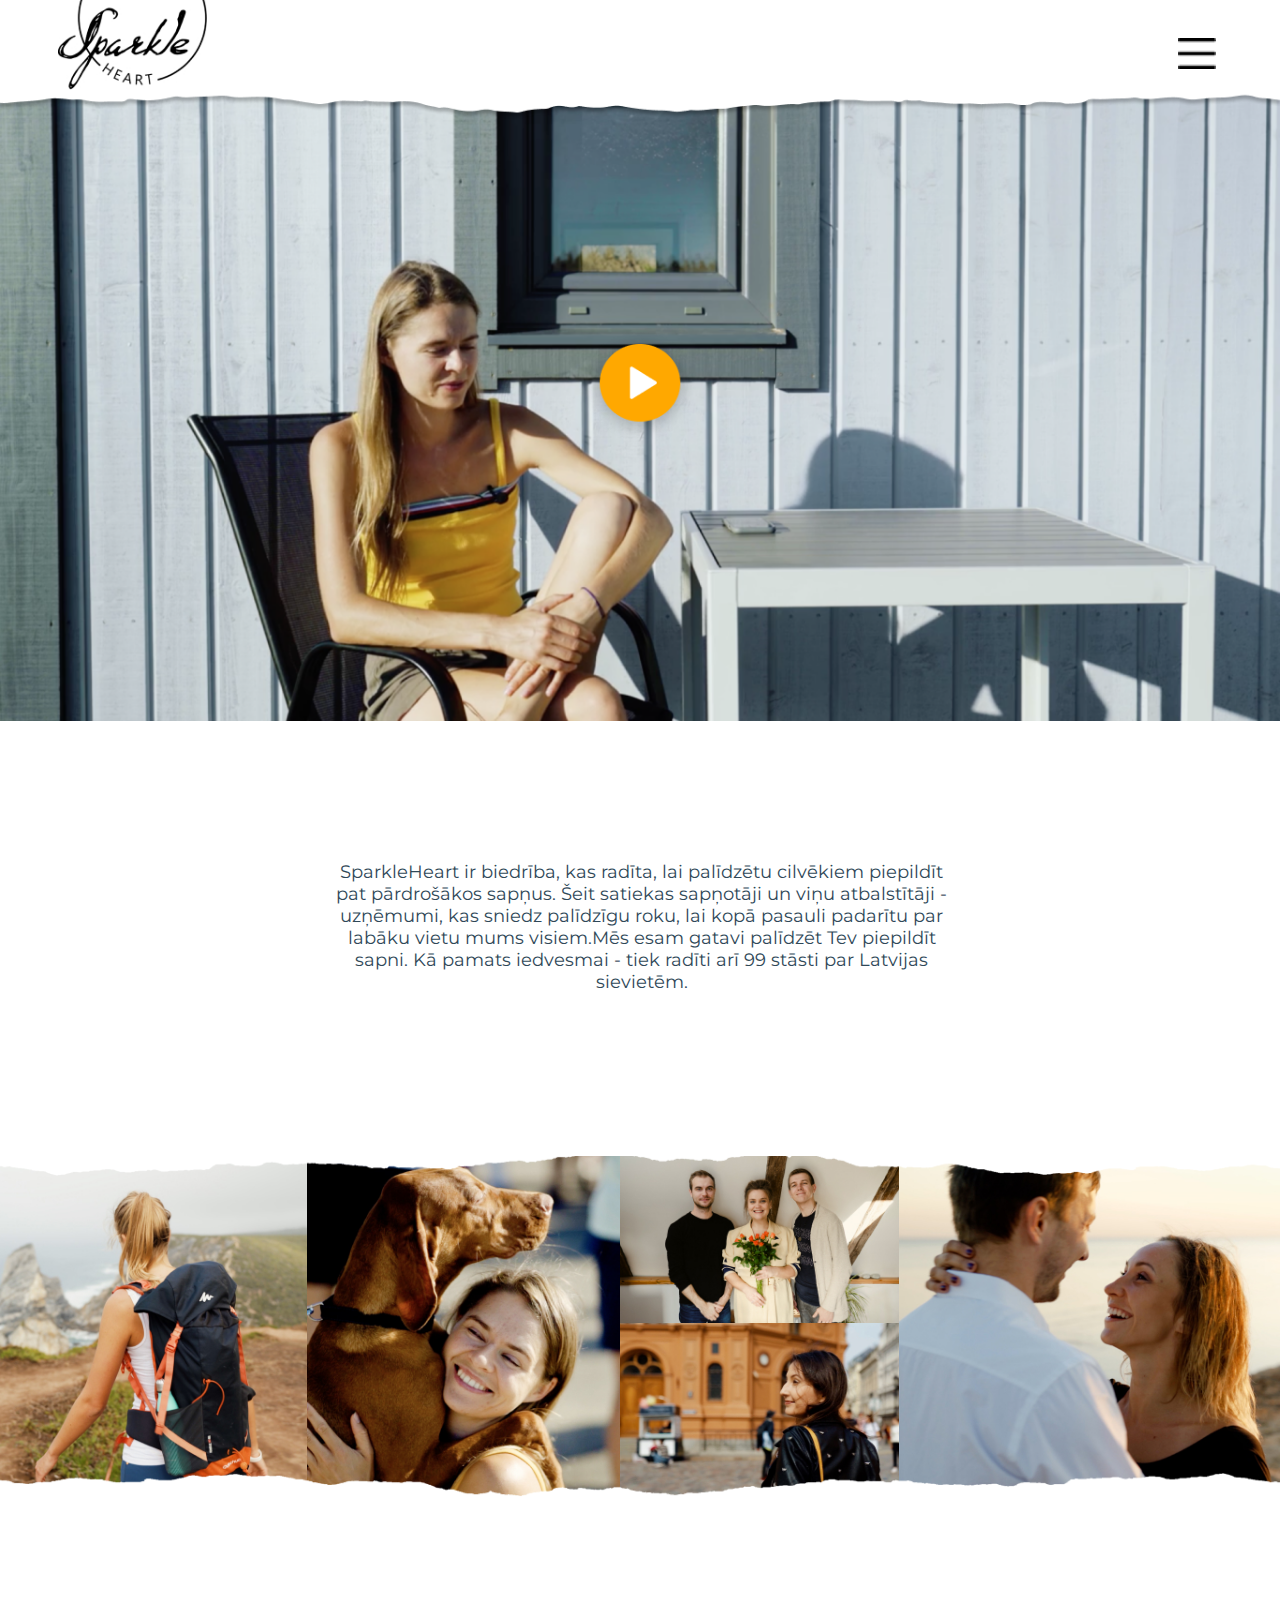
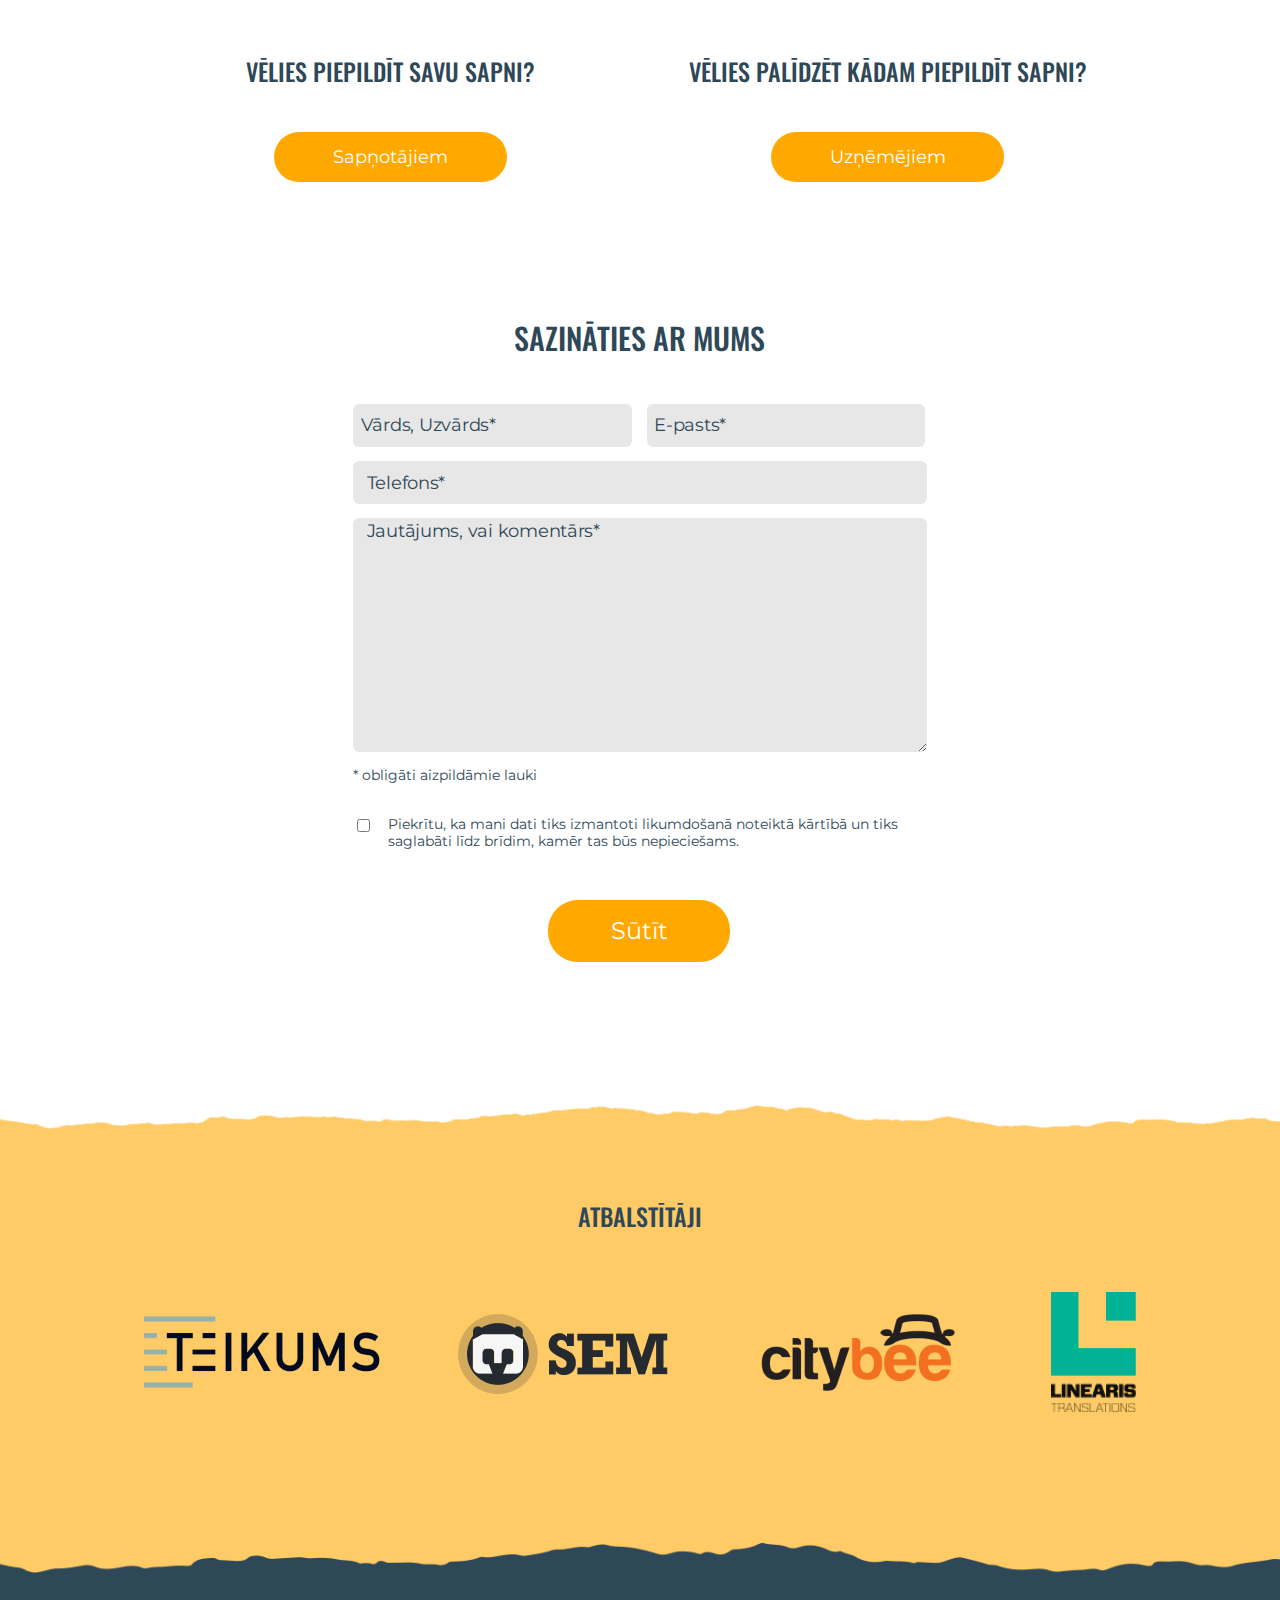
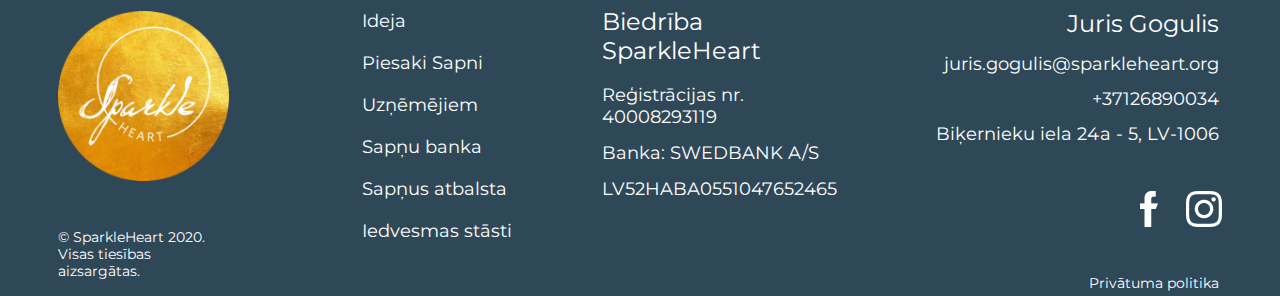
<file: internship_name_Anna/index.html>
<!DOCTYPE html>
<html lang="lv">
  <head>
    <title>Sparkle Heart</title>
    <meta http-equiv="Content-Type" content="text/html; charset=utf-8" />
    <meta name="viewport" content="width=device-width, initial-scale=1">
    <link rel="icon" type="image/png" href="assets/img/Intersect.png">
    <link rel="stylesheet" href="assets/font/font.css"> 
    <link rel="stylesheet" href="assets/css/style.css">
    <link rel="stylesheet" href="assets/css/sakumlapa.css">
    <script src="assets/js/theme.js"></script>
  </head>
  <body>
 
      <!--Izvēlnes pamats-->
      <div class="menu">
        <picture>
          <source media="(min-width: 661px)" srcset="assets/img/desktop_menu.png" class="mala">
          <source media="(max-width: 660px)" srcset="assets/img/mobile_menu.png" class="mala">
          <img src="assets/img/desktop_menu.png" class="mala" alt="Izvēlnes mala">
        </picture>
        <input type="image" src="assets/img/navigacija.png" id="nav-icon" onclick="openNav()" alt="Atvērt navigāciju">
        <a href="index.html">
          <img src="assets/img/BlackLogo.jpg" alt="Sparkle care logo" id="main-logo">
        </a>

        <!--Navigācija-->
        <div id="overlay-navigation">
          <input type="image" src="assets/img/close.png" id="close-nav" onclick="closeNav()" alt="Aizvērt navigāciju">
          <div class="nav">
            <ul style="list-style-type: none; ">
              <li><a href="ideja.html">Ideja</a></li>
              <li><a href="piesaki_sapni.html" style="margin-left: -5%;" >Piesaki Sapni</a></li>
              <li><a href="uznemejiem.html" style="margin-left: -10%;">Uzņēmējiem</a></li>
              <li><a href="sapnu_banka.html" style="margin-left: -14%;">Sapņu banka</a></li>
              <li><a href="sapnus_atbalsta.html" style="margin-left: -15%;">Sapņus atbalsta</a></li>
              <li><a href="iedvesmas_stasti.html" style="margin-left: -17%;">99 iedvesmas stāsti</a></li>
              <li><div class="valoda">
                <a href="#" style="margin-left: -35%;" id="lv">LV</a>
                <a href="#" class="other-lang">EN</a>
                <a href="#" class="other-lang">RU</a>
                </div>
              </li>
            </ul>
          </div>
        </div>
      </div>

    <!--Video-->
    <div class="video">
      <video poster="assets/img/Sparkle_Video.png" id="thumbnail"></video>
      <iframe class="video" id="video-player" src="https://www.facebook.com/plugins/video.php?height=314&href=https%3A%2F%2Fwww.facebook.com%2FsparkleheartLV%2Fvideos%2F958936297875421%2F&show_text=false&width=560&t=0" 
        scrolling="no" frameborder="0" allowfullscreen="true" 
        allow="autoplay; clipboard-write; encrypted-media; picture-in-picture; web-share" allowFullScreen="true">
      </iframe>
      <input type="image" name="play" src="assets/img/play.png" id="play" onclick="playVideo()" alt="play">
    </div>

    <!--Apraksts-->
    <div class="text">
      <p id="desc">SparkleHeart ir biedrība, kas radīta, lai palīdzētu cilvēkiem piepildīt pat pārdrošākos sapņus.
           Šeit satiekas sapņotāji un viņu atbalstītāji - uzņēmumi, kas sniedz palīdzīgu roku, lai kopā 
           pasauli padarītu par labāku vietu mums visiem.Mēs esam gatavi palīdzēt Tev piepildīt sapni. Kā pamats 
           iedvesmai - tiek radīti arī 99 stāsti par Latvijas sievietēm.
      </p>
    </div> 

    <!--bildes-->
    <div class="bildes">
      <picture>
        <source media="(min-width: 661px)" srcset="assets/img/desktop_bildes_top.png" class="mala2">
        <source media="(max-width: 660px)" srcset="assets/img/mobile_bildes_top.png" class="mala2">
        <img src="assets/img/desktop_bildes_top.png" class="mala2" alt="bilžu mala">
      </picture>

      <div class="container-zanda">
        <img src="assets/img/Zanda_1.jpg" id="zanda" alt="Zanda">
      </div>

      <div class="container-sibilla">
        <picture>
          <source media="(min-width: 661px)" srcset="assets/img/Sibilla_4.jpg" class="sibilla">
          <source media="(max-width: 660px)" srcset="assets/img/Sibilla_mobile.png" class="sibilla">
          <img src="assets/img/Sibilla_4.jpg" class="sibilla" alt="Sibilla">
        </picture>
      </div>

      <div class="collumn">
        <img src="assets/img/Brinuma_meita.jpg" id="meita" alt="Meita">
        <img src="assets/img/Alina_1.jpg" id="alina" alt="Alina">
      </div>

      <div class="container-anda">
        <img src="assets/img/Anda_2.jpg" id="anda" alt="Anda">
      </div>

      <picture>
          <source media="(min-width: 661px)" srcset="assets/img/desktop_bildes_bottom.png" class="mala3">
          <source media="(max-width: 660px)" srcset="assets/img/mobile_bildes_bottom.png" class="mala3">
          <img src="assets/img/desktop_bildes_bottom.png" class="mala3" alt="bilžu mala">
      </picture>  
    </div>

    <!--Sapņi-->
    <div class="sapni">
      <div class="sapnotajiem">
        <h3>VĒLIES PIEPILDĪT SAVU SAPNI?</h3> <br>
        <button class="button">Sapņotājiem</button>
      </div>
      <div class="uznemejiem">
        <h3>VĒLIES PALĪDZĒT KĀDAM PIEPILDĪT SAPNI?</h3> <br>
        <button class="button">Uzņēmējiem</button>
      </div>
    </div>

       <!--Saziņa-->
       <div class="sazina">
        <h2 class="sazina-title">SAZINĀTIES AR MUMS</h2> 
        <br>
        <form name="sazinaForm" onsubmit="return validateForm()" action=" " method="post" id="sazinaForm">
          <input type="text" id="name" class="main-form" name="name" placeholder="Vārds, Uzvārds*">
          <input type="text" id="email" class="main-form" name="email" placeholder="E-pasts*"> 
          <input type="text" id="phone" class="main-form" name="phone" placeholder="Telefons*"> 
          <textarea name="message" class="main-form" id="message" placeholder="Jautājums, vai komentārs*"></textarea> 
  
          <div class="after-form">
            <p id="notice">* obligāti aizpildāmie lauki</p>
            <input type="checkbox" id="check" name="check" value='1'>
            <label id="agreement">Piekrītu, ka mani dati tiks izmantoti likumdošanā noteiktā kārtībā un tiks 
              saglabāti līdz brīdim, kamēr tas būs nepieciešams.</label>
          </div>
            <p class="sent" id="big-sent" style="font-size: 24px; margin-top: 12%;"></p>
            <p class="sent" id="smaller-sent" style="font-size: 18px;"></p>
            <input type="submit" value="Sūtīt" name="submit" class="send-button" id="sending-btn">
        </form>  
      </div>

    <!--Atbalstītāji-->
    <div class="atbalstitaji">
      <img src="assets/img/ripped_atbalstitaji.svg" id="ripped-atbalstitaji" alt="atbalstītāji mala">
      <picture>
        <source media="(min-width: 461px)" srcset="assets/img/yellow.png" class="atbalstitaji-pamats">
        <source media="(max-width: 460px)" srcset="assets/img/yellow_mobile.png" class="atbalstitaji-pamats">
        <img src="assets/img/yellow.png" class="atbalstitaji-pamats" alt="atbalstītāji pamats">
      </picture>
      <h3 id="atbalstitaji-title">ATBALSTĪTĀJI</h3>
      <div id="grid">
        <div class=empty></div>
          <div id="container-teikums">
            <img src="assets/img/teikums_logo.png" class="atbalstitaji-logo" alt="Teikums logo">
          </div>
          <div id="container-sem">
            <img src="assets/img/sem_logo.png" class="atbalstitaji-logo" alt="SEM logo">
          </div>
          <div id="container-citybee">
            <img src="assets/img/Citybee_logo.png" class="atbalstitaji-logo" alt="Citybee logo">
          </div>
          <div id="container-linearis">
            <img src="assets/img/linearis_logo.png" class="atbalstitaji-logo" alt="Linearis logo">
          </div>
          <div class=empty>
          </div> 
        </div>
        <div class="empty" id="pagarinajums">
      </div>
    </div>

    <!--Fiksēta poga "go up"-->
    <img src="assets/img/go_up.svg" id="go-up" onclick="scrollUp()" alt="Poga uz augšu">

    <!--Footer-->
    <footer>
        <div class="footer-main">
            
        <!--Footer pamata laukums-->
        <picture>
          <source media="(min-width: 461px)" srcset="assets/img/footer_desktop.png" class="footer-pamats">
          <source media="(max-width: 460px)" srcset="assets/img/footer_mobile.png" class="footer-pamats">
          <img src="assets/img/footer_desktop.png" class="footer-pamats" alt="Footer pamats">
        </picture>

        <!--Footer logo & copyright-->
        <div class="footer-logo">
          <img src="assets/img/GoldenV2Logo.png" id="golden-logo" alt="Golden logo">
          <p id="copyright">© SparkleHeart 2020. Visas tiesības aizsargātas.</p>
        </div>

        <!--Apakšējā navigācija-->
        <div class="bottom-nav">
          <ul style="list-style-type: none; ">
            <li><a href="ideja.html">Ideja</a></li>
            <li><a href="piesaki_sapni.html" >Piesaki Sapni</a></li>
            <li><a href="uznemejiem.html">Uzņēmējiem</a></li>
            <li><a href="sapnu_banka.html">Sapņu banka</a></li>
            <li><a href="sapnus_atbalsta.html">Sapņus atbalsta</a></li>
            <li><a href="iedvesmas_stasti.html">Iedvesmas stāsti</a></li>
          </ul>
        </div>

        <!--Rekvizīti-->
        <div class="biedribas-info">
          <p id="biedriba-title">Biedrība SparkleHeart</p>
          <p class="biedriba-numuri">Reģistrācijas nr. 40008293119</p>
          <p class="biedriba-numuri">Banka: SWEDBANK A/S</p>
          <p class="biedriba-numuri">LV52HABA0551047652465</p>
        </div>

        <!--Kontaktinformācija-->
        <div class="kontakti">
          <p id="vards">Juris Gogulis</p>
          <p class="kontaktinformacija">juris.gogulis@sparkleheart.org</p>
          <p class="kontaktinformacija">+37126890034</p>
          <p class="kontaktinformacija">Biķernieku iela 24a - 5, LV-1006</p>
          <a href="#Rekviziti" class="kontaktinformacija" id="rekviziti">Skatīt rekvizītus</a>
          <input type="image" src="assets/img/facebook.png" class="media" alt="Facebook">
          <input type="image" src="assets/img/instagram.png" class="media" alt="Instagram">
          <br>
          <a href="#privatuma_politika" id="privatuma-politika">Privātuma politika</a>
        </div> 
		  </div> 
		</footer>
  </body>
</html>
</file>
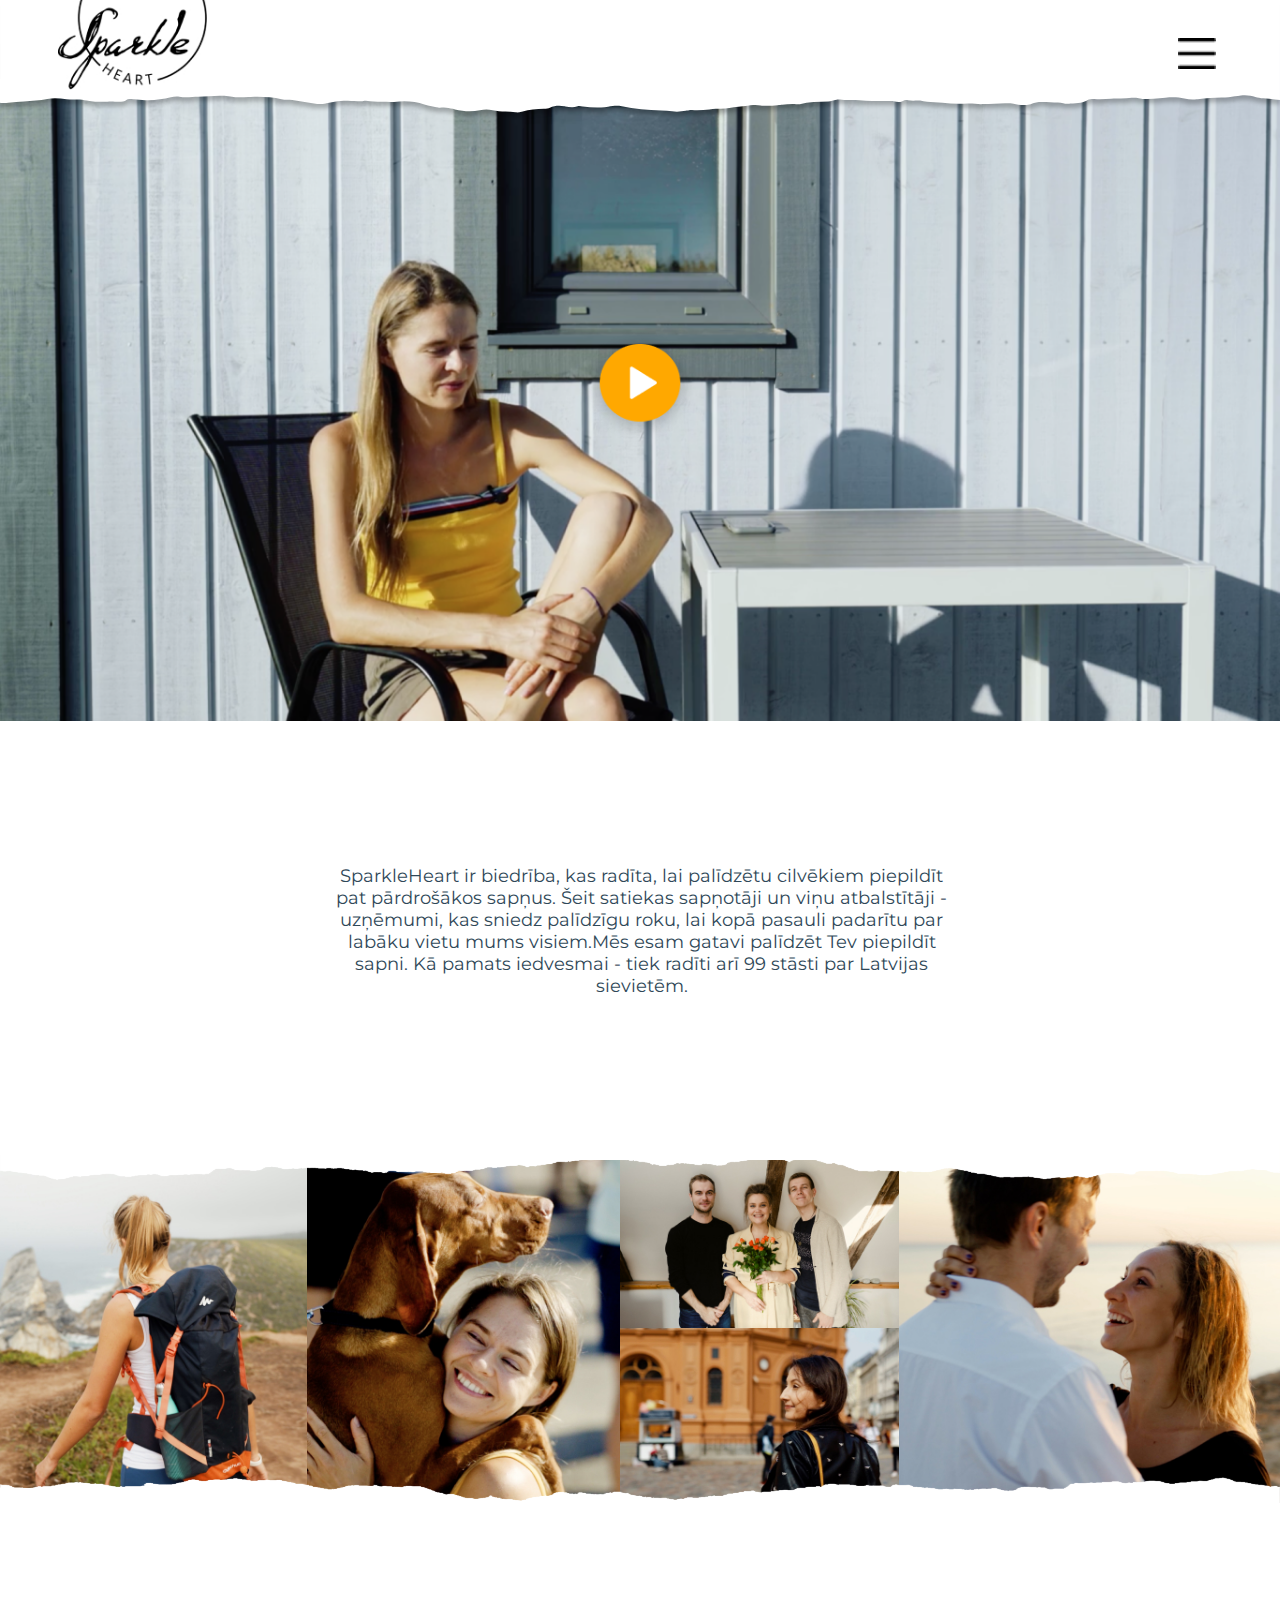
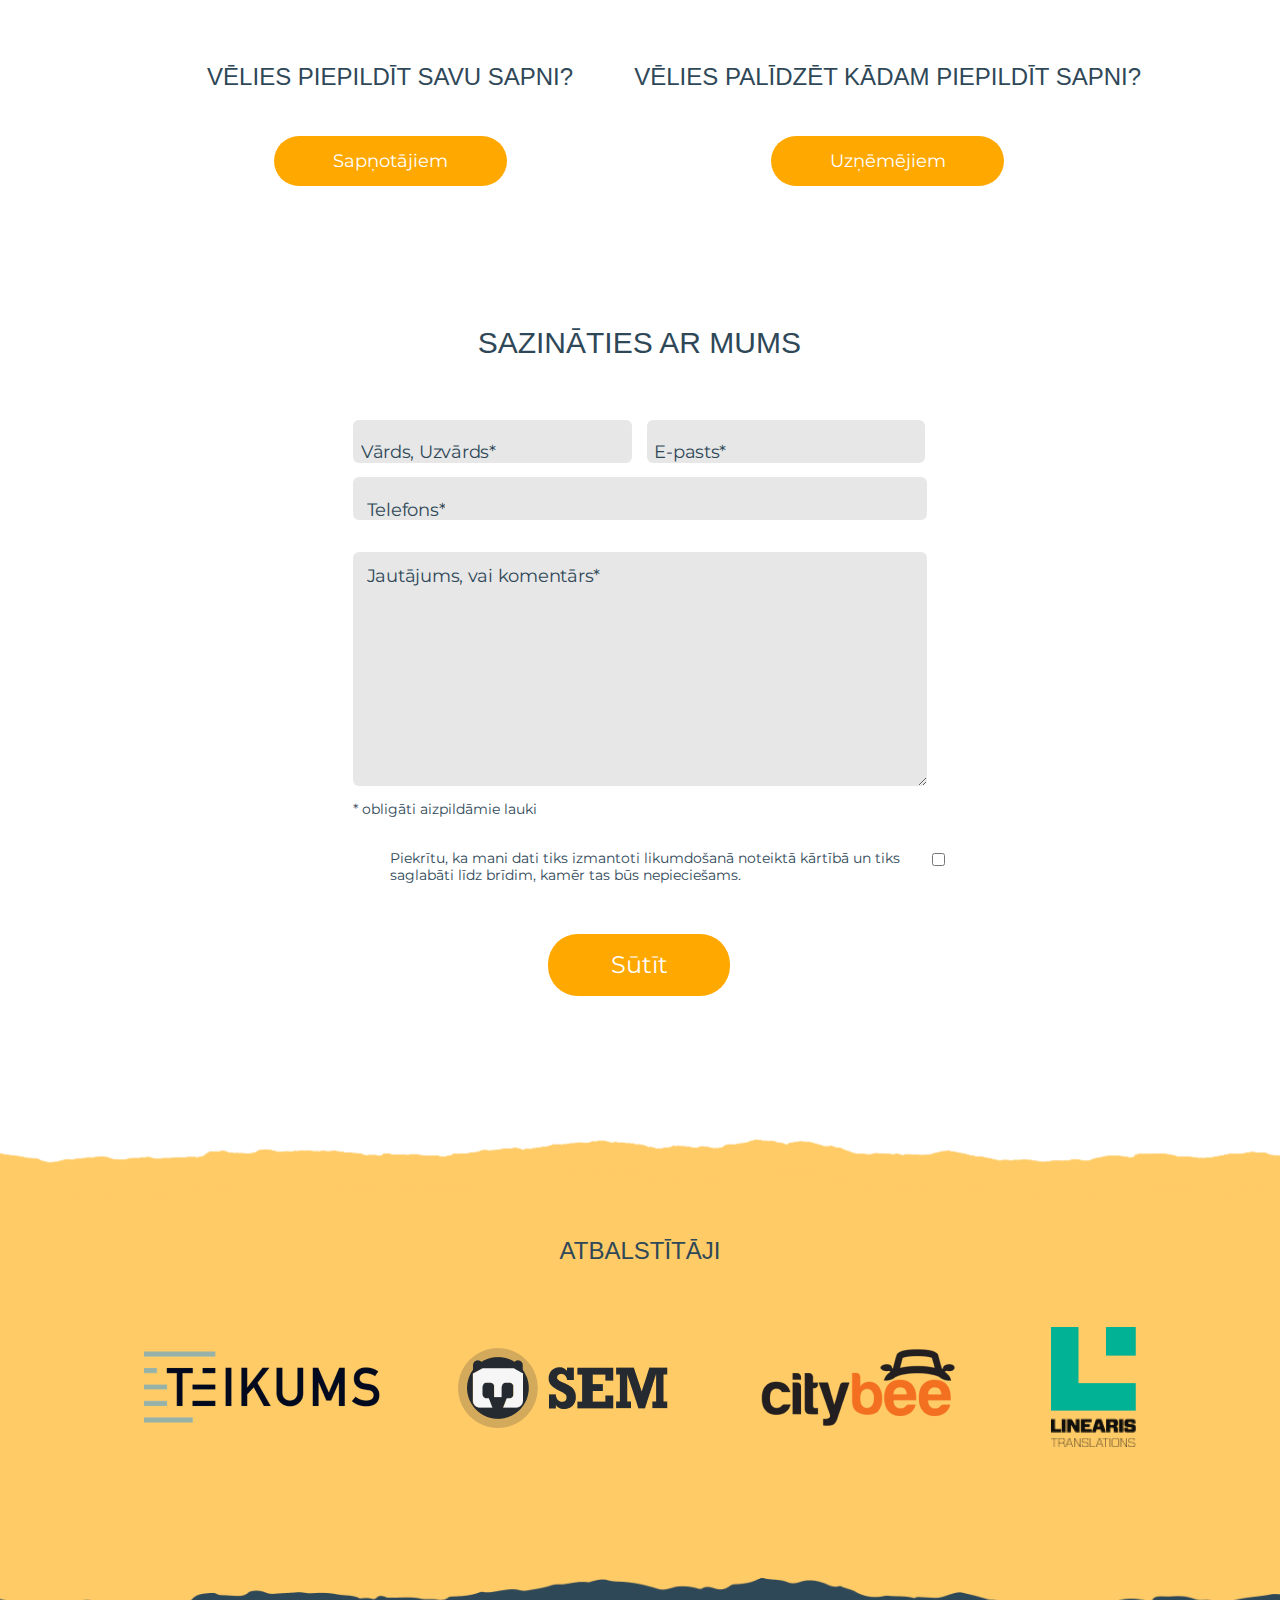
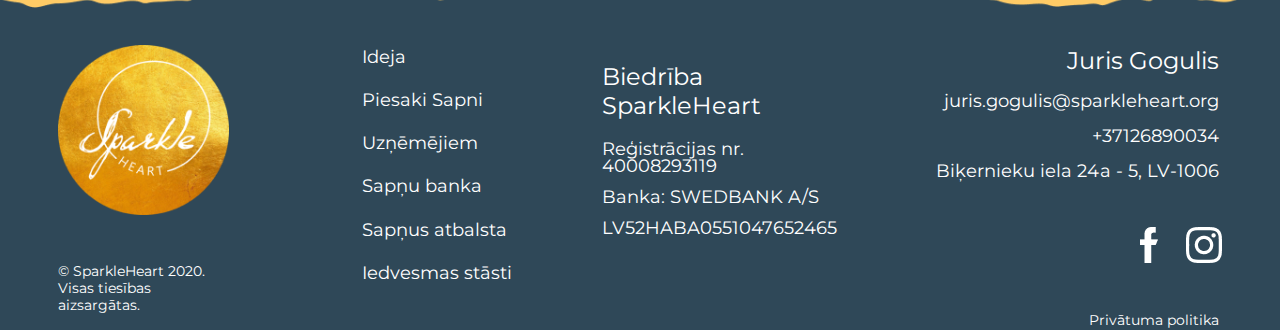
<file: Task_2_Anna_Damberga/index.html>
<!DOCTYPE html>
<html>
    <head>
        <title>Sparkle Heart</title>
        <meta charset="utf-8">
        <meta name="viewport" content="width=device-width, initial-scale=1">
        <link rel="icon" type="image/png" href="assets/img/Intersect.png">
        <link rel="stylesheet" href="assets/css/style.css">
        <link rel="stylesheet" href="assets/font/font.css">
        <script src="assets/js/theme.js"></script>
    </head>
    <body>

        <div class="menu">  
            
            <img src="assets/img/Union menu.svg" id="mala">


            <input type="image" src="assets/img/navigacija.png" id="nav_icon" onclick="open_nav()">

          
            <div id="overlay_navigation">
                <input type="image" src="assets/img/close.png" id="close_nav" onclick="close_nav()">
                
                <div class="nav">
                    <ul style="list-style-type: none; ">
                        <li><a href="#Ideja">Ideja</a></li>
                        <li><a href="#Piesaki_sapni" >Piesaki Sapni</a></li>
                        <li><a href="#Uznemejiem">Uzņēmējiem</a></li>
                        <li><a href="#Sapnu_banka">Sapņu banka</a></li>
                        <li><a href="#Sapnus_atbalsta">Sapņus atbalsta</a></li>
                        <li><a href="#99_iedvesmas_stasti">99 iedvesmas stāsti</a></li>
                        <li><div class="valoda">
                            <a href="#">LV</a>
                            <a href="#" class="other_lang">EN</a>
                            <a href="#" class="other_lang">RU</a>
                          </div>
                        </li>
                    </ul>
                </div>
                

            </div>

            <a href="index.html">
                <img src="assets/img/BlackLogo 3.jpg" alt="Sparkle care logo" id="mainLogo">
            </a>
        </div>


        <div class="video">
            <video poster="assets/img/Sparkle Video 1.png" id="thumbnail" alt="Sparkle Video"></video>
            <input type="image" name="play" src="assets/img/play.png" id="play" alt="play">
        </div>

        <div class="text">
            <p id="desc">SparkleHeart ir biedrība, kas radīta, lai palīdzētu cilvēkiem piepildīt pat pārdrošākos sapņus.
                 Šeit satiekas sapņotāji un viņu atbalstītāji - uzņēmumi, kas sniedz palīdzīgu roku, lai kopā 
                 pasauli padarītu par labāku vietu mums visiem.Mēs esam gatavi palīdzēt Tev piepildīt sapni. Kā pamats 
                 iedvesmai - tiek radīti arī 99 stāsti par Latvijas sievietēm.
            </p>
        </div> 


      <div class="bildes">
            <img src="assets/img/ripped 6 7.svg" id="mala2">

            <div class="container_zanda">
                <img src="assets/img/Zanda_1.jpg" id="Zanda">
            </div>

            <div class="container_sibilla">
                <img src="assets/img/Sibilla_4.jpg" id="Sibilla">
            </div>

            <div class="collumn">
                <img src="assets/img/Brinuma_meita-15.jpg" id="Meita">
                <img src="assets/img/Alina_1 1.jpg" id="Alina">
            </div>

            <div class="container_anda">
                <img src="assets/img/Anda_2 1.jpg" id="Anda">
            </div>

            <img src="assets/img/ripped 6 8.svg" id="mala3">
            
        </div>


        <div class="sapni">
            <div class="sapnotajiem">
                <h3>VĒLIES PIEPILDĪT SAVU SAPNI?</h3> <br>
                <button class="button">Sapņotājiem</button>
            </div>
            <div class="uznemejiem">
                <h3>VĒLIES PALĪDZĒT KĀDAM PIEPILDĪT SAPNI?</h3> <br>
                <button class="button">Uzņēmējiem</button>
            </div>

        </div>

        <div class="sazina">
            <h2>SAZINĀTIES AR MUMS</h2> <br>
            <form name="sazinaForm" id="sazinaForm">
                <input type="text" id="name" class="mainForm" name="name" placeholder="Vārds, Uzvārds*">
                <input type="text" id="email" class="mainForm" name="email" placeholder="E-pasts*"> <br> <br>
                <input type="text" id="phone" class="mainForm" name="phone" placeholder="Telefons*"> <br> <br>
                <textarea name="message" class="mainForm" id="message" placeholder="Jautājums, vai komentārs*"></textarea> <br>
               
                <div class="afterForm">
                    <p id="notice">* obligāti aizpildāmie lauki</p>
                    <input type="checkbox" id="check" name="check">
                    <label id="agreement">Piekrītu, ka mani dati tiks izmantoti likumdošanā noteiktā kārtībā un tiks 
                    saglabāti līdz brīdim, kamēr tas būs nepieciešams.</label><br> <br>
                </div>

                <input type="button" value="Sūtīt" name="sutit" class="send_button" alt="Sūtit">
            </form>  
        </div>

        <div class="atbalstitaji">
            <img src="assets/img/ripped_atbalstitaji.svg" id="ripped_atbalstitaji">

            <img src="assets/img/yellow.png" id="atbalstitaji_pamats">

            <h3 id="atbalstitaji_title">ATBALSTĪTĀJI</h3>

            <div id="grid">
                 <div class=empty></div>

                <div id="container_teikums">
                    <img src="assets/img/teikums_logo.png" class="atbalstitaji_logo">
                </div>

                <div id="container_sem">
                    <img src="assets/img/sem_logo.png" class="atbalstitaji_logo">
                </div>

                <div id="container_citybee">
                    <img src="assets/img/Citybee_logo.png" class="atbalstitaji_logo">
                </div>

                <div id="container_linearis">
                    <img src="assets/img/linearis_logo.png" class="atbalstitaji_logo">
                </div>

                  <div class=empty></div> 

            </div>

            <div class="empty" id="pagarinajums"></div>

        </div>

            <img src="assets/img/go_up.svg" id="go_up" onclick="scroll_up()">

    </body>

    <footer>
        
       <div class="footer_main">
            <img src="assets/img/Union.png" id="footer_pamats">

            <div class="footer_logo">
                <img src="assets/img/GoldenV2Logo 3.png" alt="Golden logo" id="golden_logo">
                <p id="copyright">© SparkleHeart 2020. Visas tiesības aizsargātas.</p>
            </div>

            <div class="bottom_nav">
                <ul style="list-style-type: none; ">
                    <li><a href="#Ideja">Ideja</a></li>
                    <li><a href="#Piesaki_sapni" >Piesaki Sapni</a></li>
                    <li><a href="#Uznemejiem">Uzņēmējiem</a></li>
                    <li><a href="#Sapnu_banka">Sapņu banka</a></li>
                    <li><a href="#Sapnus_atbalsta">Sapņus atbalsta</a></li>
                    <li><a href="#99_iedvesmas_stasti">Iedvesmas stāsti</a></li>
                </ul>
            </div>

            <div class="biedribas_info">
                <p id="biedriba_title">Biedrība SparkleHeart</p>
                <p class="biedriba_numuri">Reģistrācijas nr. 40008293119</p>
                <p class="biedriba_numuri">Banka: SWEDBANK A/S</p>
                <p class="biedriba_numuri">LV52HABA0551047652465</p>
            </div>

            <div class="kontakti">
                <p id="vards">Juris Gogulis</p>
                <p class="kontaktinformacija">juris.gogulis@sparkleheart.org</p>
                <p class="kontaktinformacija">+37126890034</p>
                <p class="kontaktinformacija">Biķernieku iela 24a - 5, LV-1006</p>

                <a href="#Rekviziti" class="kontaktinformacija" id="rekviziti">Skatīt rekvizītus</a>

                <input type="image" src="assets/img/facebook.png" class="media">
                <input type="image" src="assets/img/instagram.png" class="media">
                <br>
                <a href="#privatuma_politika" id="privatuma_politika">Privātuma politika</a>

            </div> 

        </div> 
     
    </footer>
</file>
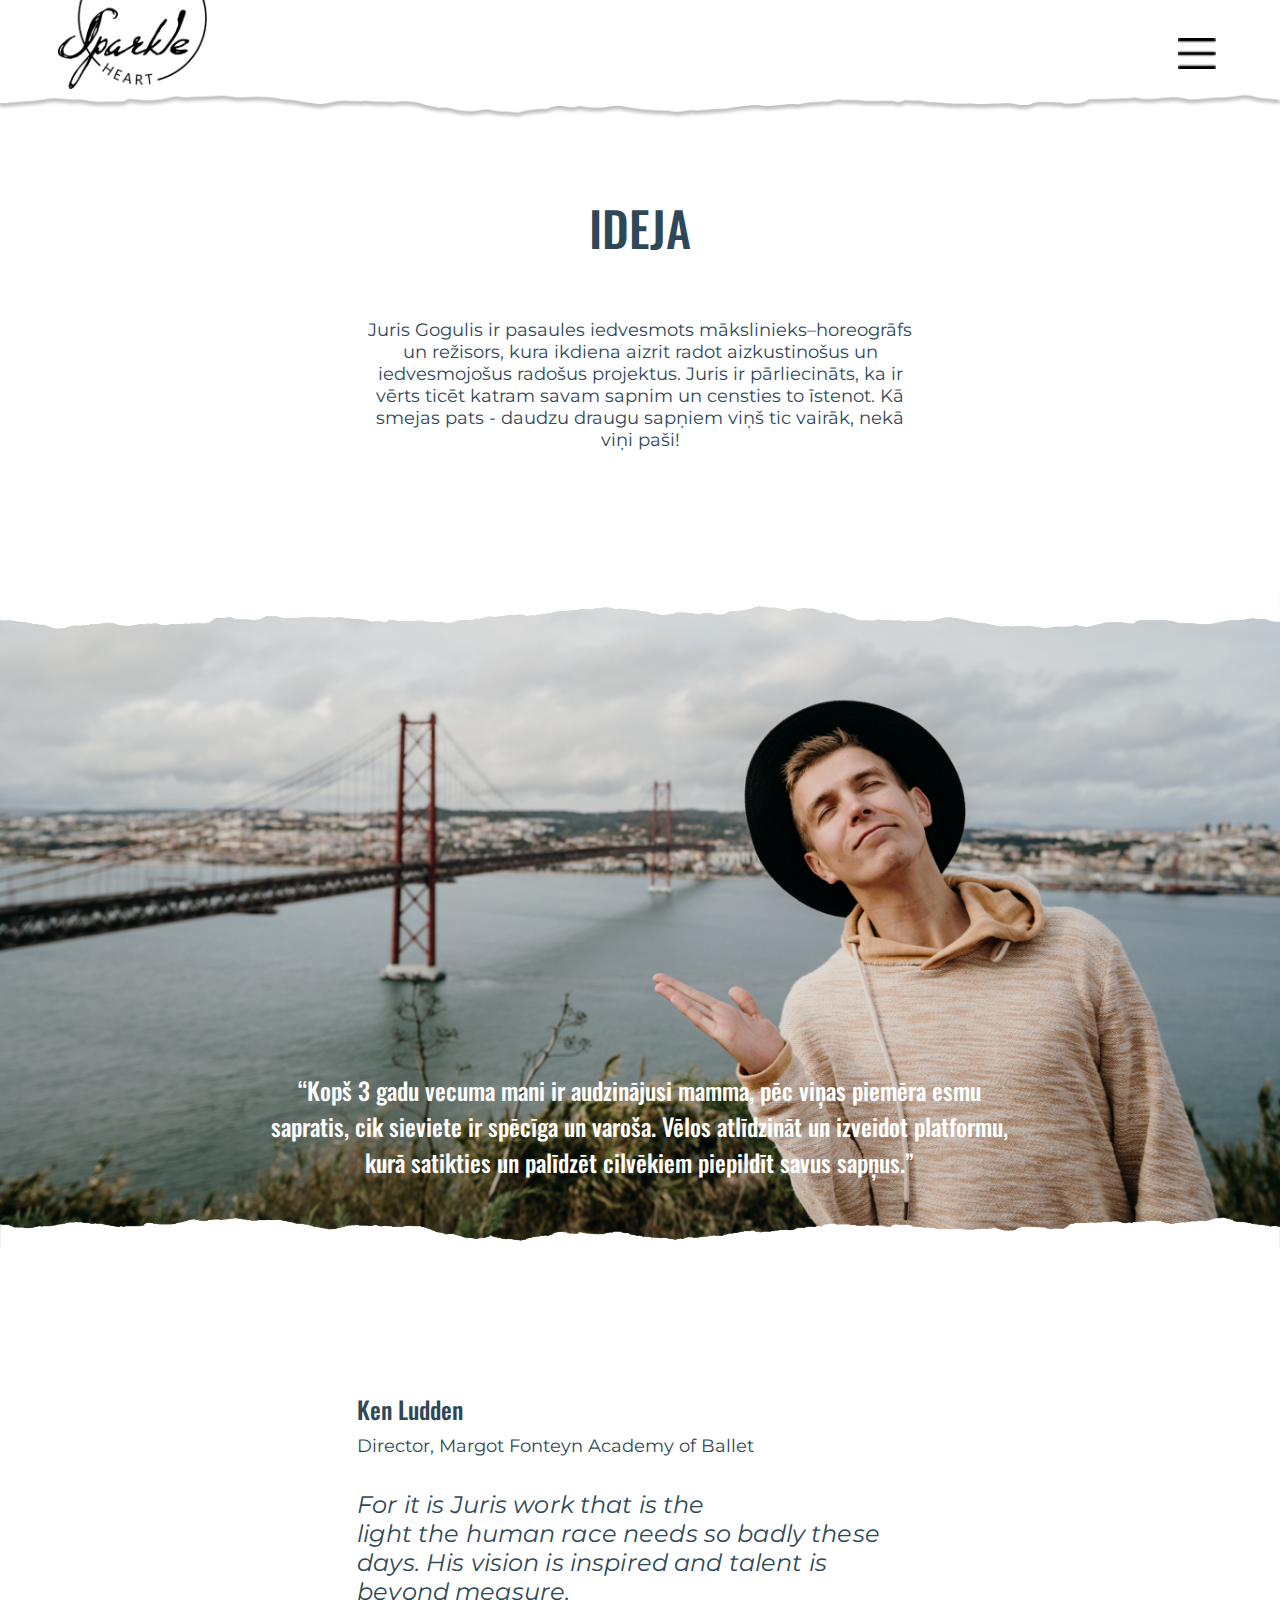
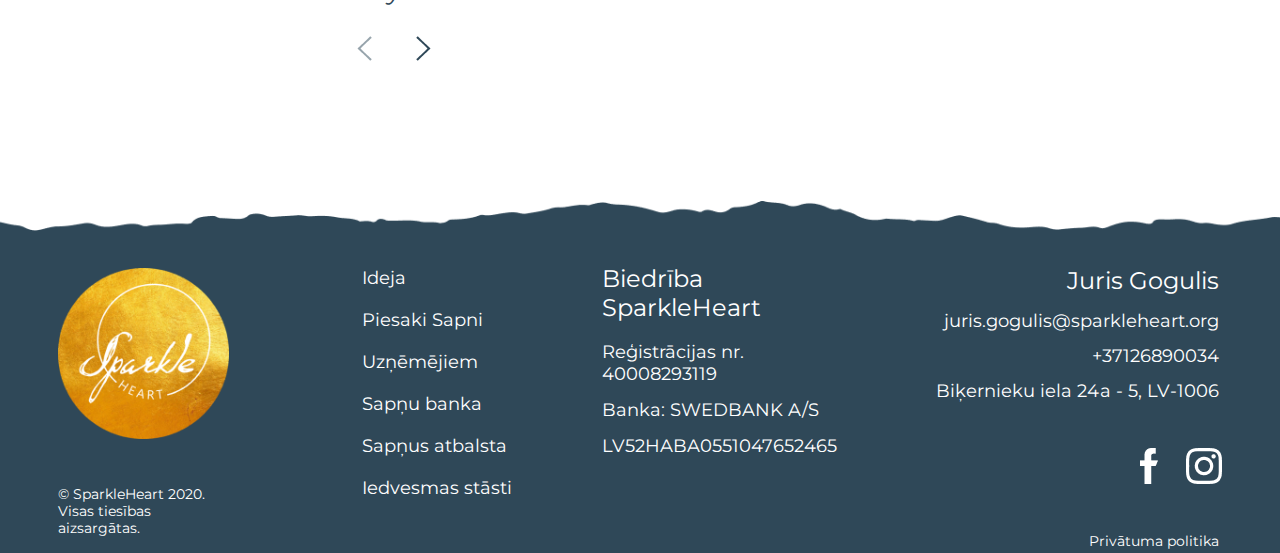
<file: internship_name_Anna/ideja.html>
<!DOCTYPE html>
<html lang="lv">
  <head>
    <title>Sparkle Heart</title>
    <meta http-equiv="Content-Type" content="text/html; charset=utf-8" />
    <meta name="viewport" content="width=device-width, initial-scale=1">
    <link rel="icon" type="image/png" href="assets/img/Intersect.png">
    <link rel="stylesheet" href="assets/font/font.css"> 
    <link rel="stylesheet" href="assets/css/style.css">
    <link rel="stylesheet" href="assets/css/ideja_style.css">
    <script src="assets/js/theme.js"></script>
  </head>
  <body>

      <!--Izvēlnes pamats-->
      <div class="menu">
        <picture>
          <source media="(min-width: 661px)" srcset="assets/img/desktop_menu.png" class="mala">
          <source media="(max-width: 660px)" srcset="assets/img/mobile_menu.png" class="mala">
          <img src="assets/img/desktop_menu.png" class="mala" alt="Izvēlnes mala">
        </picture>
        <input type="image" src="assets/img/navigacija.png" id="nav-icon" onclick="openNav()" alt="Atvērt navigāciju">
        <a href="index.html">
          <img src="assets/img/BlackLogo.jpg" alt="Sparkle care logo" id="main-logo">
        </a>

        <!--Navigācija-->
        <div id="overlay-navigation">
          <input type="image" src="assets/img/close.png" id="close-nav" onclick="closeNav()" alt="Aizvērt navigāciju">
          <div class="nav">
            <ul style="list-style-type: none; ">
              <li><a href="ideja.html" id="selected">Ideja</a></li>
              <li><a href="piesaki_sapni.html" style="margin-left: -5%;" >Piesaki Sapni</a></li>
              <li><a href="uznemejiem.html" style="margin-left: -10%;">Uzņēmējiem</a></li>
              <li><a href="sapnu_banka.html" style="margin-left: -14%;">Sapņu banka</a></li>
              <li><a href="sapnus_atbalsta.html" style="margin-left: -15%;">Sapņus atbalsta</a></li>
              <li><a href="iedvesmas_stasti.html" style="margin-left: -17%;">99 iedvesmas stāsti</a></li>
              <li><div class="valoda">
                <a href="#" style="margin-left: -35%;" id="lv">LV</a>
                <a href="#" class="other-lang">EN</a>
                <a href="#" class="other-lang">RU</a>
                </div>
              </li>
            </ul>
          </div>
        </div>
      </div>

      <!--Apraksts-->
      <div class="apraksts">
        <h1 class="main-title">IDEJA</h1>
        <p class="apraksts-text">Juris Gogulis ir pasaules iedvesmots mākslinieks–horeogrāfs un režisors, 
            kura ikdiena aizrit radot aizkustinošus un iedvesmojošus radošus projektus. Juris ir pārliecināts, 
            ka ir vērts ticēt katram savam sapnim un censties to īstenot. Kā smejas pats - daudzu draugu sapņiem 
            viņš tic vairāk, nekā viņi paši!</p>
      </div>

      <!--Idejas bilde-->
      <div class="ideja-bilde-container">

        <picture>
          <source media="(min-width: 461px)" srcset="assets/img/ideja_bilde_top.svg" class="ideja-mala1">
          <source media="(max-width: 460px)" srcset="assets/img/ideja_bilde_top_mobile.svg" class="ideja-mala1">
          <img src="assets/img/ideja_bilde_top.svg" alt="idejas bildes top" class="ideja-mala1">
        </picture>

        <picture>
          <source media="(min-width: 901px)" srcset="assets/img/Juris.jpg" class="juris">
          <source media="(max-width: 460px)" srcset="assets/img/Juris_mobile.jpg" class="juris">
          <img src="assets/img/Juris_tablet.jpg" alt="Juris" class="juris">
        </picture>


       
        <p class="imgtext">“Kopš 3 gadu vecuma mani ir audzinājusi mamma, pēc viņas piemēra esmu sapratis, 
            cik sieviete ir spēcīga un varoša. Vēlos atlīdzināt un izveidot platformu, kurā satikties un palīdzēt 
            cilvēkiem piepildīt savus sapņus.”</p>

        <picture>
          <source media="(min-width: 461px)" srcset="assets/img/ideja_bilde_bottom.svg" class="ideja-mala2">
          <source media="(max-width: 460px)" srcset="assets/img/ideja_bilde_bottom_mobile.svg" class="ideja-mala2">
          <img src="assets/img/ideja_bilde_bottom.svg" alt="idejas bildes bottom" class="ideja-mala2">
        </picture>

      </div>

    <!--Komentāri-->
    <div class="comments">
      <h3 class="author">Ken Ludden </h3>
      <p class="profession">Director, Margot Fonteyn Academy of Ballet</p>
      <p class="said-comment">For it is Juris work that is the <br> light the human race needs so badly these days. 
        His vision is inspired and talent is beyond measure.</p>
        <input type="image" src="assets/img/Poga_left.png" class="small-pogas" alt="Kreisā poga">
        <input type="image" src="assets/img/Poga_right.png" class="small-pogas" alt="Labā poga">
    </div>

    <!--Fiksēta poga "go up"-->
    <img src="assets/img/go_up.svg" id="go-up" onclick="scrollUp()" alt="Poga uz augšu">

    <!--Footer-->
    <footer>
        <div class="footer-main">
            
        <!--Footer pamata laukums-->
        <picture>
          <source media="(min-width: 461px)" srcset="assets/img/footer_desktop.png" class="footer-pamats">
          <source media="(max-width: 460px)" srcset="assets/img/footer_mobile.png" class="footer-pamats">
          <img src="assets/img/footer_desktop.png" class="footer-pamats" alt="Footer pamats">
        </picture>

        <!--Footer logo & copyright-->
        <div class="footer-logo">
          <img src="assets/img/GoldenV2Logo.png" id="golden-logo" alt="Golden logo">
          <p id="copyright">© SparkleHeart 2020. Visas tiesības aizsargātas.</p>
        </div>

        <!--Apakšējā navigācija-->
        <div class="bottom-nav">
          <ul style="list-style-type: none; ">
            <li><a href="ideja.html">Ideja</a></li>
            <li><a href="piesaki_sapni.html" >Piesaki Sapni</a></li>
            <li><a href="uznemejiem.html">Uzņēmējiem</a></li>
            <li><a href="sapnu_banka.html">Sapņu banka</a></li>
            <li><a href="sapnus_atbalsta.html">Sapņus atbalsta</a></li>
            <li><a href="iedvesmas_stasti.html">Iedvesmas stāsti</a></li>
          </ul>
        </div>

        <!--Rekvizīti-->
        <div class="biedribas-info">
          <p id="biedriba-title">Biedrība SparkleHeart</p>
          <p class="biedriba-numuri">Reģistrācijas nr. 40008293119</p>
          <p class="biedriba-numuri">Banka: SWEDBANK A/S</p>
          <p class="biedriba-numuri">LV52HABA0551047652465</p>
        </div>

        <!--Kontaktinformācija-->
        <div class="kontakti">
          <p id="vards">Juris Gogulis</p>
          <p class="kontaktinformacija">juris.gogulis@sparkleheart.org</p>
          <p class="kontaktinformacija">+37126890034</p>
          <p class="kontaktinformacija">Biķernieku iela 24a - 5, LV-1006</p>
          <a href="#Rekviziti" class="kontaktinformacija" id="rekviziti">Skatīt rekvizītus</a>
          <input type="image" src="assets/img/facebook.png" class="media" alt="Facebook">
          <input type="image" src="assets/img/instagram.png" class="media" alt="Instagram">
          <br>
          <a href="#privatuma_politika" id="privatuma-politika">Privātuma politika</a>
        </div> 
		  </div> 
		</footer>
  </body>
</html>
</file>
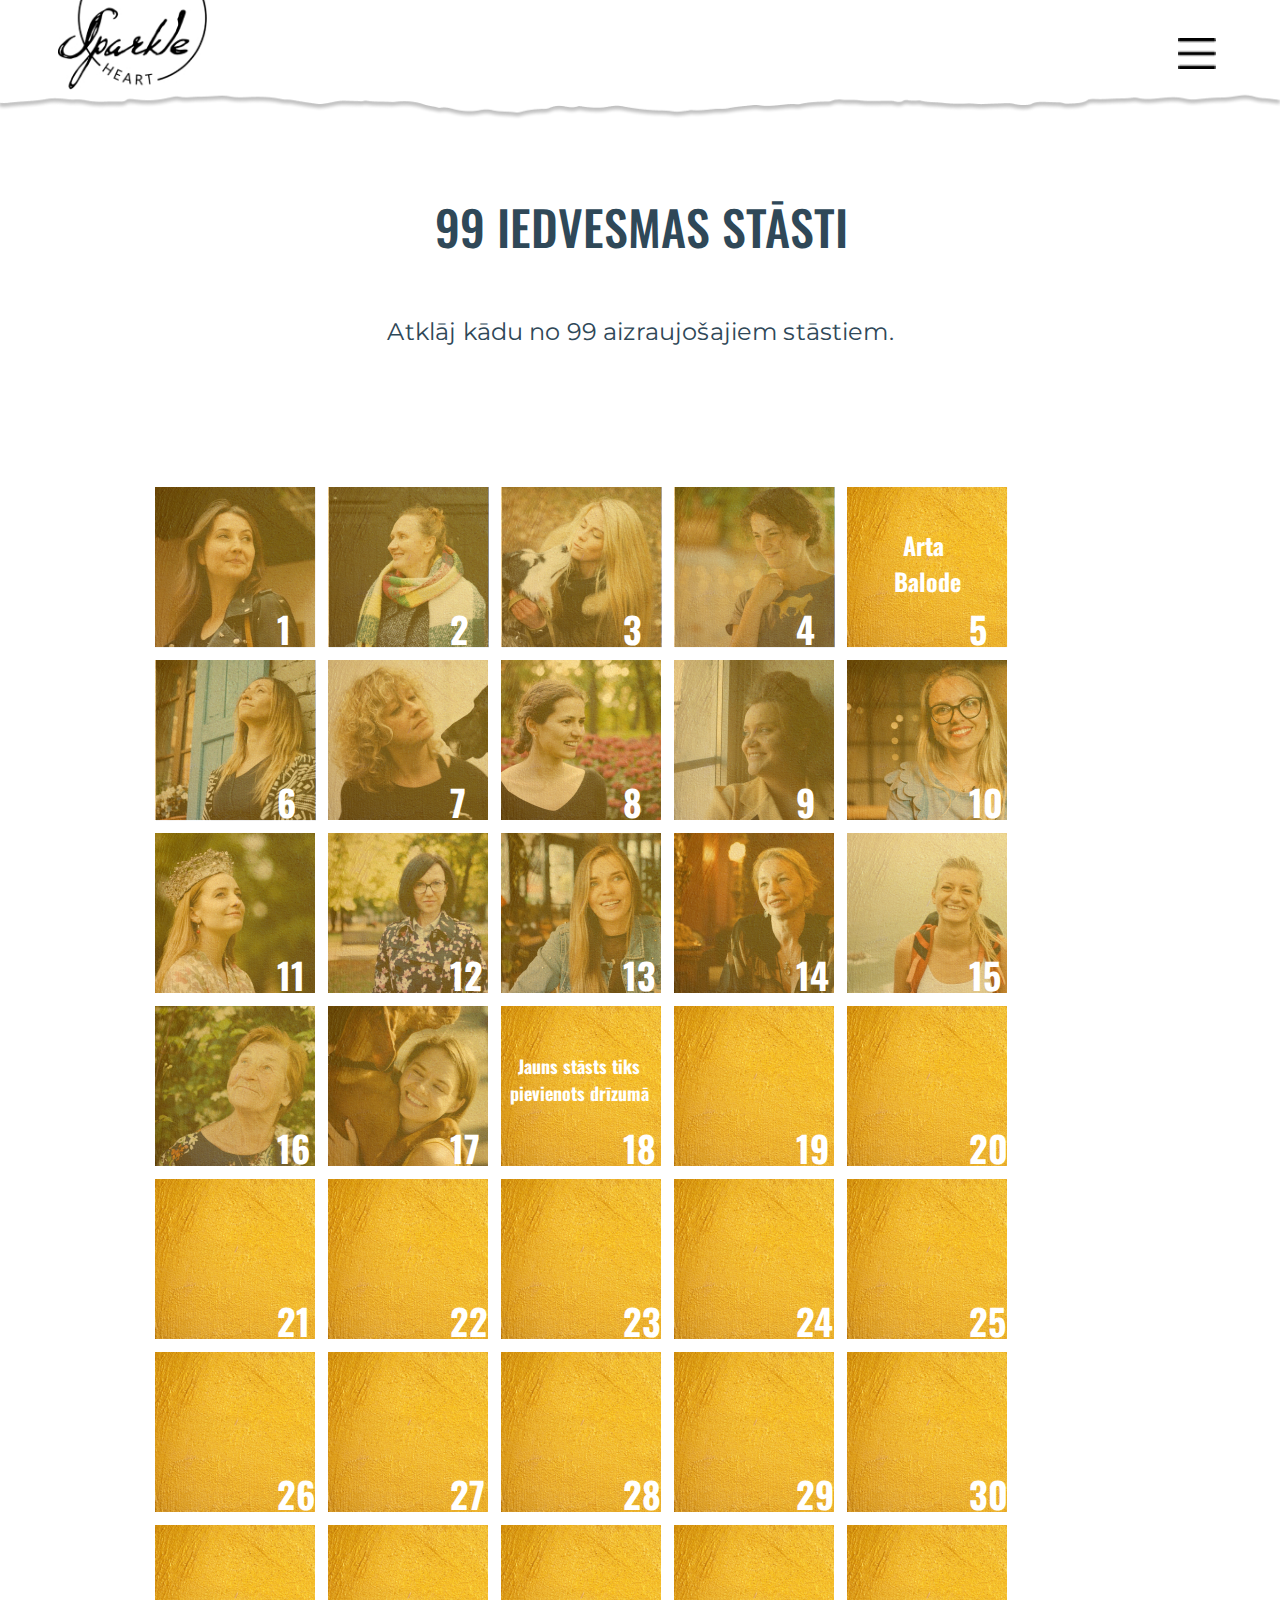
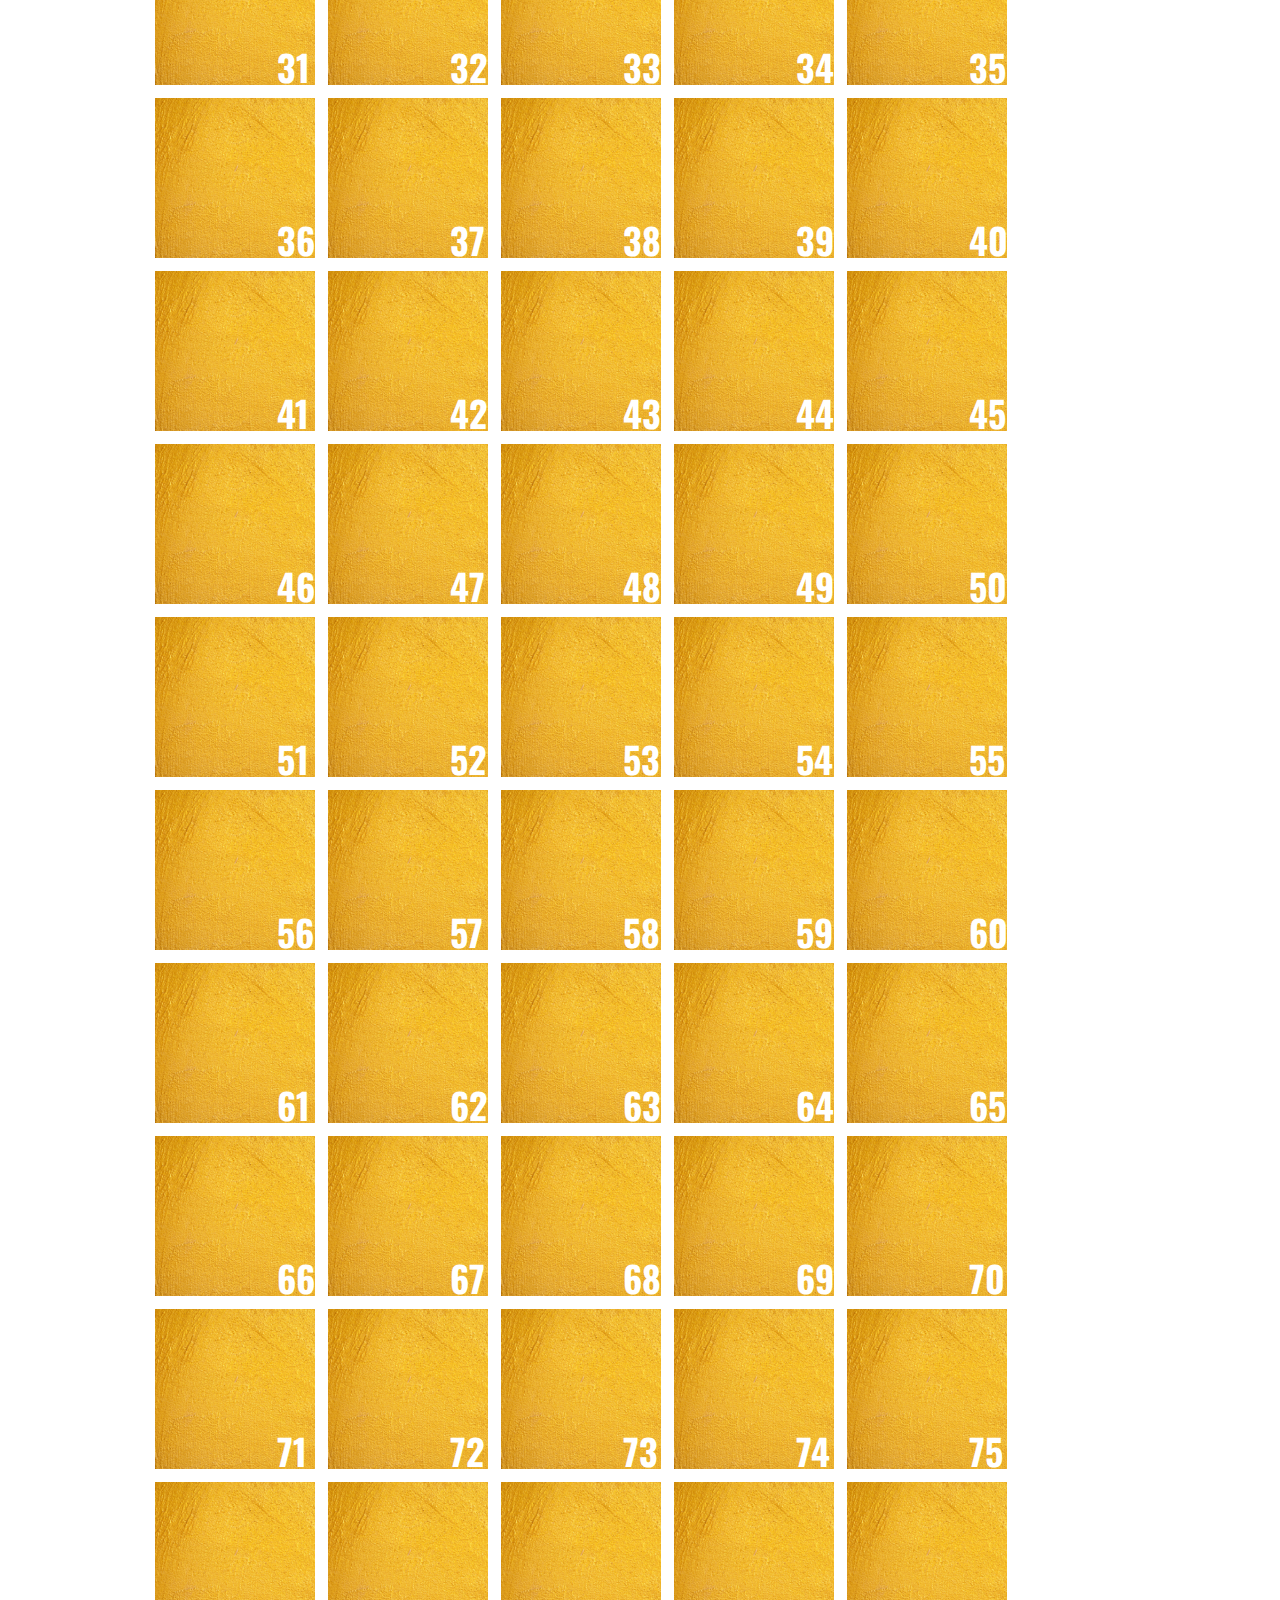
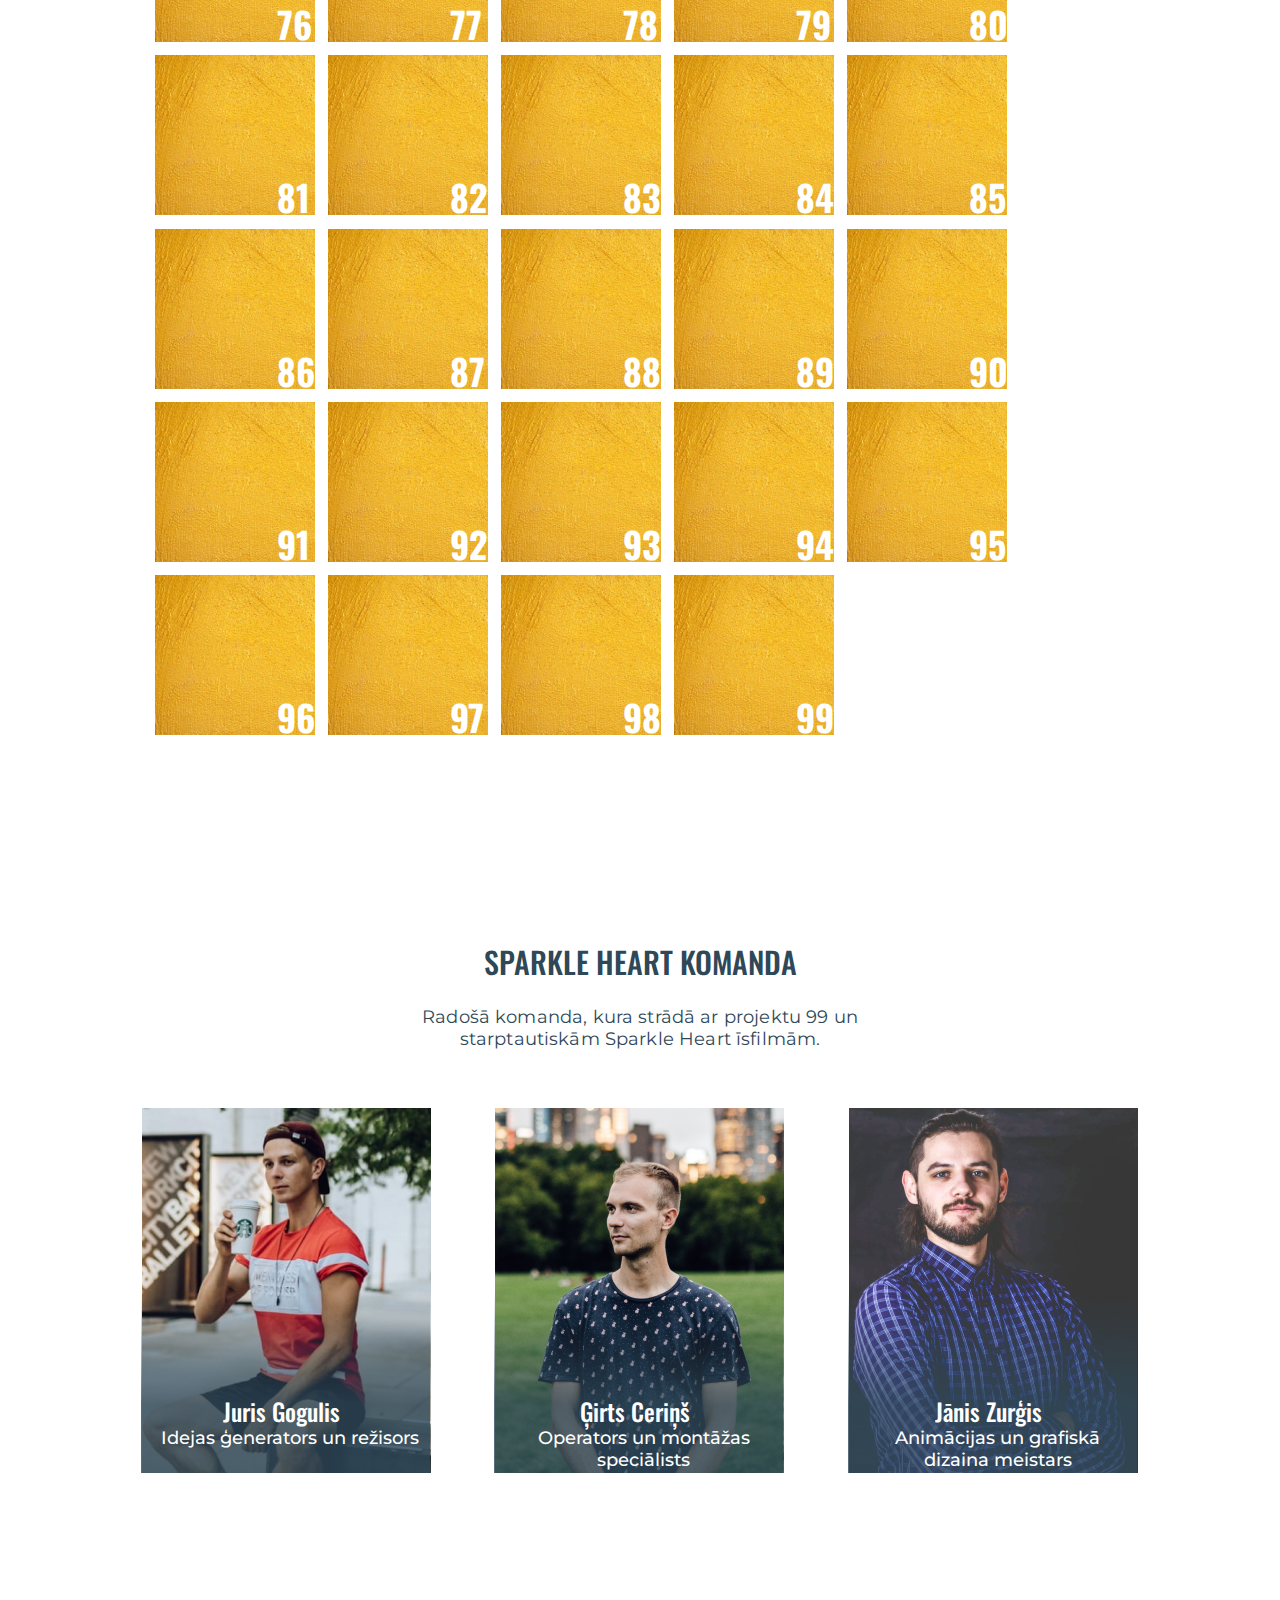
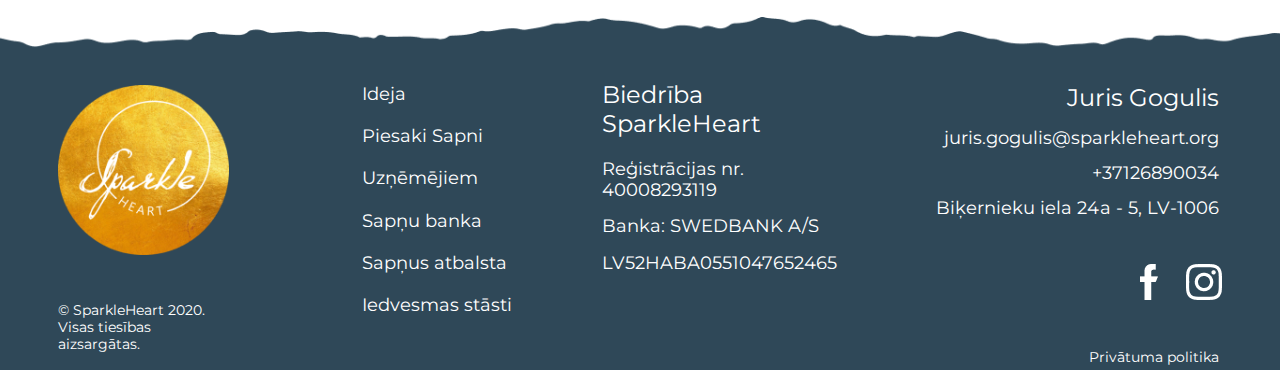
<file: internship_name_Anna/iedvesmas_stasti.html>
<!DOCTYPE html>
<html lang="lv">
  <head>
    <title>Sparkle Heart</title>
    <meta http-equiv="Content-Type" content="text/html; charset=utf-8" />
    <meta name="viewport" content="width=device-width, initial-scale=1">
    <link rel="icon" type="image/png" href="assets/img/Intersect.png">
    <link rel="stylesheet" href="assets/font/font.css"> 
    <link rel="stylesheet" href="assets/css/style.css">
    <link rel="stylesheet" href="assets/css/iedvesmas_style.css">
    <script src="assets/js/theme.js"></script>
  </head>
  <body>

      <!--Izvēlnes pamats-->
      <div class="menu">
        <picture>
          <source media="(min-width: 661px)" srcset="assets/img/desktop_menu.png" class="mala">
          <source media="(max-width: 660px)" srcset="assets/img/mobile_menu.png" class="mala">
          <img src="assets/img/desktop_menu.png" class="mala" alt="Izvēlnes mala">
        </picture>
        <input type="image" src="assets/img/navigacija.png" id="nav-icon" onclick="openNav()" alt="Atvērt navigāciju">
        <a href="index.html">
          <img src="assets/img/BlackLogo.jpg" alt="Sparkle care logo" id="main-logo">
        </a>

        <!--Navigācija-->
        <div id="overlay-navigation">
          <input type="image" src="assets/img/close.png" id="close-nav" onclick="closeNav()" alt="Aizvērt navigāciju">
          <div class="nav">
            <ul style="list-style-type: none; ">
              <li><a href="ideja.html">Ideja</a></li>
              <li><a href="piesaki_sapni.html" style="margin-left: -5%;" >Piesaki Sapni</a></li>
              <li><a href="uznemejiem.html" style="margin-left: -10%;">Uzņēmējiem</a></li>
              <li><a href="sapnu_banka.html" style="margin-left: -14%;">Sapņu banka</a></li>
              <li><a href="sapnus_atbalsta.html" style="margin-left: -15%;">Sapņus atbalsta</a></li>
              <li><a href="iedvesmas_stasti.html" style="margin-left: -17%;" id="selected">99 iedvesmas stāsti</a></li>
              <li><div class="valoda">
                <a href="#" style="margin-left: -35%;" id="lv">LV</a>
                <a href="#" class="other-lang">EN</a>
                <a href="#" class="other-lang">RU</a>
                </div>
              </li>
            </ul>
          </div>
        </div>
      </div>

      <!--Ievads-->
	  	<div class="iedvesma-ievads">
				<h1 class="iedvesma-title">99 IEDVESMAS STĀSTI</h1>
				<p class="iedvesma-apraksts">Atklāj kādu no 99 aizraujošajiem stāstiem.</p>
			</div>

			<!--Video overlay-->
      <div class="video-overlay" id="toggle-vid">
        <input type="image" src="assets/img/close-vid.png" id="close-vid" onclick="closeVid()" alt="Aizvērt video">
        <div class="picked-video">
          <video poster="assets/img/br-meita-thumbnail.png" class="thumbnail" id="thumbnail"></video>
		  <iframe class="picked-video thumbnail" id="video-player" src="https://www.facebook.com/plugins/video.php?height=314&href=https%3A%2F%2Fwww.facebook.com%2FsparkleheartLV%2Fvideos%2F2085262408449994%2F&show_text=false&width=560&t=0" 
             scrolling="no" frameborder="0" allowfullscreen="true" 
             allow="autoplay; clipboard-write; encrypted-media; picture-in-picture; web-share" allowFullScreen="true">
          </iframe>
          <input type="image" name="play" src="assets/img/play.png" id="play" onclick="playVideo()" alt="play">
          <p class="video-name">Arta Balode</p>
        </div>
      </div>

			<!--Grid-->
			<div class="grid-container">
				<div class="grid-item">
					<p class="grid-num">1</p>
					<input type="image" class="grid-img" src="assets/img/1.jpg" alt="sapnis 1" >
				</div>
				<div class="grid-item">
					<p class="grid-num">2</p>
					<input type="image" class="grid-img" src="assets/img/2.jpg" alt="sapnis 2">
				</div>
				<div class="grid-item">
					<p class="grid-num">3</p>
					<input type="image" class="grid-img" src="assets/img/3.jpg" alt="sapnis 3">
				</div>
				<div class="grid-item">
					<p class="grid-num">4</p>
					<input type="image" class="grid-img" src="assets/img/4.jpg" alt="sapnis 4">
				</div>
				<div class="grid-item">
					<p class="grid-num">5</p>
					<p class="balode">Arta Balode</p>
					<input type="image" class="grid-img" src="assets/img/grid_frame.png" alt="sapnis 5" onclick="openVid()">
				</div>
				<div class="grid-item">
					<p class="grid-num">6</p>
					<input type="image" class="grid-img" src="assets/img/6.jpg" alt="sapnis 6">
				</div>
				<div class="grid-item">
					<p class="grid-num">7</p>
					<input type="image" class="grid-img" src="assets/img/7.jpg" alt="sapnis 7">
				</div>
				<div class="grid-item">
					<p class="grid-num">8</p>
					<input type="image" class="grid-img" src="assets/img/8.jpg" alt="sapnis 8">
				</div>
				<div class="grid-item">
					<p class="grid-num">9</p>
					<input type="image" class="grid-img" src="assets/img/9.jpg" alt="sapnis 9">
				</div>
				<div class="grid-item">
					<p class="grid-num">10</p>
					<input type="image" class="grid-img" src="assets/img/10.jpg" alt="sapnis 10">
				</div>
				<div class="grid-item">
					<p class="grid-num">11</p>
					<input type="image" class="grid-img" src="assets/img/11.jpg" alt="sapnis 11">
				</div>
				<div class="grid-item">
					<p class="grid-num">12</p>
					<input type="image" class="grid-img" src="assets/img/12.jpg" alt="sapnis 12">
				</div>
				<div class="grid-item">
					<p class="grid-num">13</p>
					<input type="image" class="grid-img" src="assets/img/13.jpg" alt="sapnis 13">
				</div>
				<div class="grid-item">
					<p class="grid-num">14</p>
					<input type="image" class="grid-img" src="assets/img/14.jpg" alt="sapnis 14">
				</div>
				<div class="grid-item">
					<p class="grid-num">15</p>
					<input type="image" class="grid-img" src="assets/img/15.jpg" alt="sapnis 15">
				</div>
				<div class="grid-item">
					<p class="grid-num">16</p>
					<input type="image" class="grid-img" src="assets/img/16.jpg" alt="sapnis 16">
				</div>
				<div class="grid-item">
					<p class="grid-num">17</p>
					<input type="image" class="grid-img" src="assets/img/17.jpg" alt="sapnis 17">
				</div>
				<div class="grid-item">
					<p class="grid-num">18</p>
					<p class="jauns-stasts">Jauns stāsts tiks pievienots drīzumā</p>
				</div>
				<div class="grid-item"><p class="grid-num">19</p></div>
				<div class="grid-item"><p class="grid-num">20</p></div>
				<div class="grid-item grid-collapse"><p class="grid-num">21</p></div>  
				<div class="grid-item grid-collapse"><p class="grid-num">22</p></div>   
				<div class="grid-item grid-collapse"><p class="grid-num">23</p></div>  
				<div class="grid-item grid-collapse"><p class="grid-num">24</p></div>
				<div class="grid-item grid-collapse"><p class="grid-num">25</p></div>  
				<div class="grid-item grid-collapse"><p class="grid-num">26</p></div>   
				<div class="grid-item grid-collapse"><p class="grid-num">27</p></div>  
				<div class="grid-item grid-collapse"><p class="grid-num">28</p></div>  
				<div class="grid-item grid-collapse"><p class="grid-num">29</p></div>  
				<div class="grid-item grid-collapse"><p class="grid-num">30</p></div>   
				<div class="grid-item grid-collapse"><p class="grid-num">31</p></div>  
				<div class="grid-item grid-collapse"><p class="grid-num">32</p></div>   
				<div class="grid-item grid-collapse"><p class="grid-num">33</p></div>  
				<div class="grid-item grid-collapse"><p class="grid-num">34</p></div>
				<div class="grid-item grid-collapse"><p class="grid-num">35</p></div>  
				<div class="grid-item grid-collapse"><p class="grid-num">36</p></div>   
				<div class="grid-item grid-collapse"><p class="grid-num">37</p></div>  
				<div class="grid-item grid-collapse"><p class="grid-num">38</p></div>  
				<div class="grid-item grid-collapse"><p class="grid-num">39</p></div>  
				<div class="grid-item grid-collapse"><p class="grid-num">40</p></div>  
				<div class="grid-item grid-collapse"><p class="grid-num">41</p></div>  
				<div class="grid-item grid-collapse"><p class="grid-num">42</p></div>   
				<div class="grid-item grid-collapse"><p class="grid-num">43</p></div>  
				<div class="grid-item grid-collapse"><p class="grid-num">44</p></div>
				<div class="grid-item grid-collapse"><p class="grid-num">45</p></div>  
				<div class="grid-item grid-collapse"><p class="grid-num">46</p></div>   
				<div class="grid-item grid-collapse"><p class="grid-num">47</p></div>  
				<div class="grid-item grid-collapse"><p class="grid-num">48</p></div>  
				<div class="grid-item grid-collapse"><p class="grid-num">49</p></div>  
				<div class="grid-item grid-collapse"><p class="grid-num">50</p></div>  
				<div class="grid-item grid-collapse"><p class="grid-num">51</p></div>  
				<div class="grid-item grid-collapse"><p class="grid-num">52</p></div>   
				<div class="grid-item grid-collapse"><p class="grid-num">53</p></div>  
				<div class="grid-item grid-collapse"><p class="grid-num">54</p></div>
				<div class="grid-item grid-collapse"><p class="grid-num">55</p></div>  
				<div class="grid-item grid-collapse"><p class="grid-num">56</p></div>   
				<div class="grid-item grid-collapse"><p class="grid-num">57</p></div>  
				<div class="grid-item grid-collapse"><p class="grid-num">58</p></div>  
				<div class="grid-item grid-collapse"><p class="grid-num">59</p></div>  
				<div class="grid-item grid-collapse"><p class="grid-num">60</p></div>  
				<div class="grid-item grid-collapse"><p class="grid-num">61</p></div>  
				<div class="grid-item grid-collapse"><p class="grid-num">62</p></div>   
				<div class="grid-item grid-collapse"><p class="grid-num">63</p></div>  
				<div class="grid-item grid-collapse"><p class="grid-num">64</p></div>
				<div class="grid-item grid-collapse"><p class="grid-num">65</p></div>  
				<div class="grid-item grid-collapse"><p class="grid-num">66</p></div>   
				<div class="grid-item grid-collapse"><p class="grid-num">67</p></div>  
				<div class="grid-item grid-collapse"><p class="grid-num">68</p></div>  
				<div class="grid-item grid-collapse"><p class="grid-num">69</p></div>  
				<div class="grid-item grid-collapse"><p class="grid-num">70</p></div> 
				<div class="grid-item grid-collapse"><p class="grid-num">71</p></div>  
				<div class="grid-item grid-collapse"><p class="grid-num">72</p></div>   
				<div class="grid-item grid-collapse"><p class="grid-num">73</p></div>  
				<div class="grid-item grid-collapse"><p class="grid-num">74</p></div>
				<div class="grid-item grid-collapse"><p class="grid-num">75</p></div>  
				<div class="grid-item grid-collapse"><p class="grid-num">76</p></div>   
				<div class="grid-item grid-collapse"><p class="grid-num">77</p></div>  
				<div class="grid-item grid-collapse"><p class="grid-num">78</p></div>  
				<div class="grid-item grid-collapse"><p class="grid-num">79</p></div>  
				<div class="grid-item grid-collapse"><p class="grid-num">80</p></div> 
				<div class="grid-item grid-collapse"><p class="grid-num">81</p></div>  
				<div class="grid-item grid-collapse"><p class="grid-num">82</p></div>   
				<div class="grid-item grid-collapse"><p class="grid-num">83</p></div>  
				<div class="grid-item grid-collapse"><p class="grid-num">84</p></div>
				<div class="grid-item grid-collapse"><p class="grid-num">85</p></div>  
				<div class="grid-item grid-collapse"><p class="grid-num">86</p></div>   
				<div class="grid-item grid-collapse"><p class="grid-num">87</p></div>  
				<div class="grid-item grid-collapse"><p class="grid-num">88</p></div>  
				<div class="grid-item grid-collapse"><p class="grid-num">89</p></div>  
				<div class="grid-item grid-collapse"><p class="grid-num">90</p></div> 
				<div class="grid-item grid-collapse"><p class="grid-num">91</p></div>  
				<div class="grid-item grid-collapse"><p class="grid-num">92</p></div>   
				<div class="grid-item grid-collapse"><p class="grid-num">93</p></div>  
				<div class="grid-item grid-collapse"><p class="grid-num">94</p></div>
				<div class="grid-item grid-collapse"><p class="grid-num">95</p></div>  
				<div class="grid-item grid-collapse"><p class="grid-num">96</p></div>   
				<div class="grid-item grid-collapse"><p class="grid-num">97</p></div>  
				<div class="grid-item grid-collapse"><p class="grid-num">98</p></div>  
				<div class="grid-item grid-collapse"><p class="grid-num">99</p></div>      
				<div class="empty" class="grid-collapse"></div>  
				<div class="empty" class="grid-collapse"></div>  
				<div class="empty" class="grid-collapse"></div>  
			</div>
			<div id="btn-cont">
				<button class="button" id="show-more" onclick="showRest()">Skatīt vairāk</button>
			</div>

			<!--komanda-->
			<div class="komanda">
				<h2 class="team-title">SPARKLE HEART KOMANDA</h2>
				<p class="team-desc">Radošā komanda, kura strādā ar projektu 99 un starptautiskām Sparkle Heart īsfilmām.</p>
			</div>

			<!--komandas dalībnieki-->
			<div class="members">
				<div class="juris" class="komanda">
					<img src="assets/img/juris_g.jpg" alt="juris" class="dalibnieki" id="juris">
					<img src="assets/img/fade.png" alt="fade" class="fade">
					<p class="name status">Juris Gogulis</p>
					<p class="status">Idejas ģenerators un režisors</p>
				</div>
				<div class="girts" class="komanda">
					<img src="assets/img/girts.jpg" alt="girts" class="dalibnieki" id="girts">
					<img src="assets/img/fade.png" alt="fade" class="fade">
					<p class="name status">Ģirts Ceriņš </p>
					<p class="status">Operators un montāžas speciālists</p>
				</div>
				<div class="janis" class="komanda">
					<img src="assets/img/janis.jpg" alt="janis" class="dalibnieki" id="janis">
					<img src="assets/img/fade.png" alt="fade" class="fade">
					<p class="name status">Jānis Zurģis</p>
					<p class="status">Animācijas un grafiskā dizaina meistars</p>
				</div>
			</div>

			<!--Fiksēta poga "go up"-->
			<img src="assets/img/go_up.svg" id="go-up" onclick="scrollUp()" alt="Poga uz augšu">

			<!--Footer-->
			<footer>
					<div class="footer-main">
							
					<!--Footer pamata laukums-->
					<picture>
						<source media="(min-width: 461px)" srcset="assets/img/footer_desktop.png" class="footer-pamats">
						<source media="(max-width: 460px)" srcset="assets/img/footer_mobile.png" class="footer-pamats">
						<img src="assets/img/footer_desktop.png" class="footer-pamats" alt="Footer pamats">
					</picture>
	
					<!--Footer logo & copyright-->
					<div class="footer-logo">
						<img src="assets/img/GoldenV2Logo.png" id="golden-logo" alt="Golden logo">
						<p id="copyright">© SparkleHeart 2020. Visas tiesības aizsargātas.</p>
					</div>
	
					<!--Apakšējā navigācija-->
					<div class="bottom-nav">
						<ul style="list-style-type: none; ">
							<li><a href="ideja.html">Ideja</a></li>
							<li><a href="piesaki_sapni.html" >Piesaki Sapni</a></li>
							<li><a href="uznemejiem.html">Uzņēmējiem</a></li>
							<li><a href="sapnu_banka.html">Sapņu banka</a></li>
							<li><a href="sapnus_atbalsta.html">Sapņus atbalsta</a></li>
							<li><a href="iedvesmas_stasti.html">Iedvesmas stāsti</a></li>
						</ul>
					</div>
	
					<!--Rekvizīti-->
					<div class="biedribas-info">
						<p id="biedriba-title">Biedrība SparkleHeart</p>
						<p class="biedriba-numuri">Reģistrācijas nr. 40008293119</p>
						<p class="biedriba-numuri">Banka: SWEDBANK A/S</p>
						<p class="biedriba-numuri">LV52HABA0551047652465</p>
					</div>
	
					<!--Kontaktinformācija-->
					<div class="kontakti">
						<p id="vards">Juris Gogulis</p>
						<p class="kontaktinformacija">juris.gogulis@sparkleheart.org</p>
						<p class="kontaktinformacija">+37126890034</p>
						<p class="kontaktinformacija">Biķernieku iela 24a - 5, LV-1006</p>
						<a href="#Rekviziti" class="kontaktinformacija" id="rekviziti">Skatīt rekvizītus</a>
						<input type="image" src="assets/img/facebook.png" class="media" alt="Facebook">
						<input type="image" src="assets/img/instagram.png" class="media" alt="Instagram">
						<br>
						<a href="#privatuma_politika" id="privatuma-politika">Privātuma politika</a>
					</div> 
				</div> 
			</footer>
		</body>
	</html>
</file>
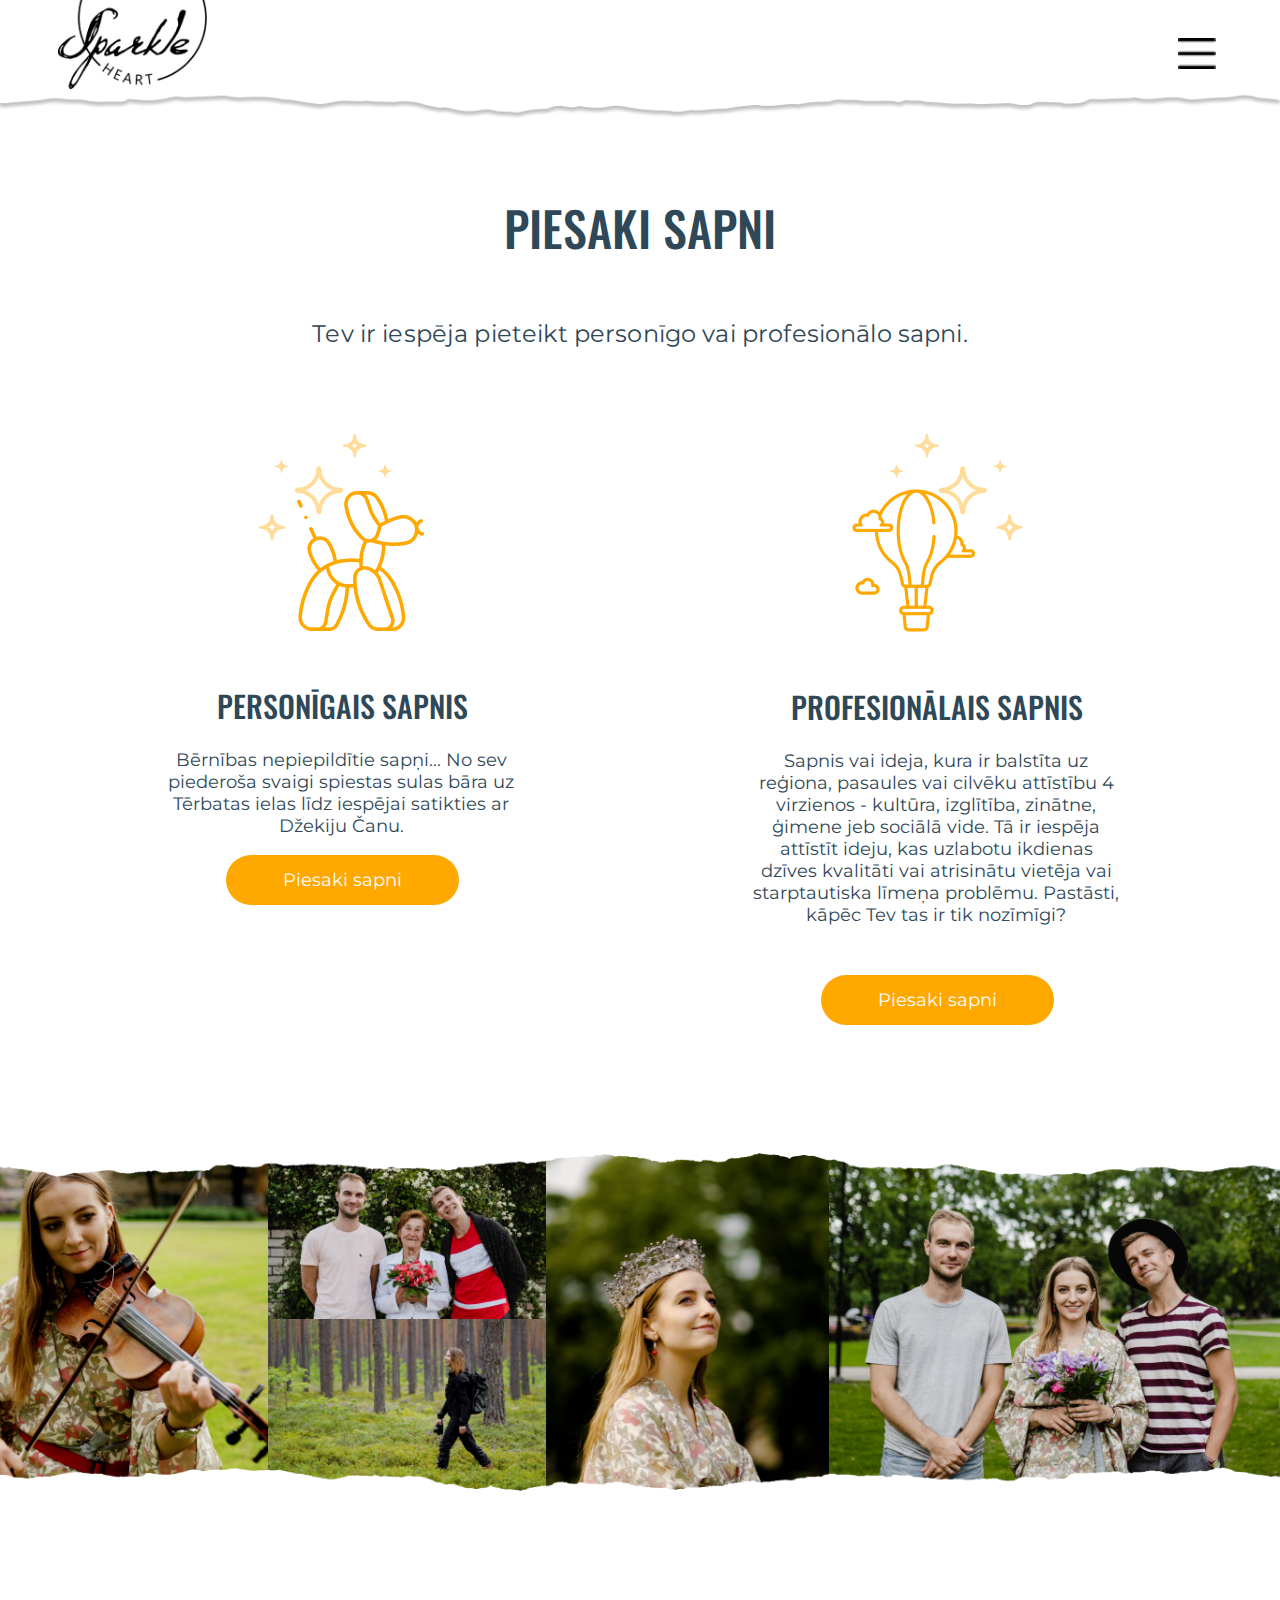
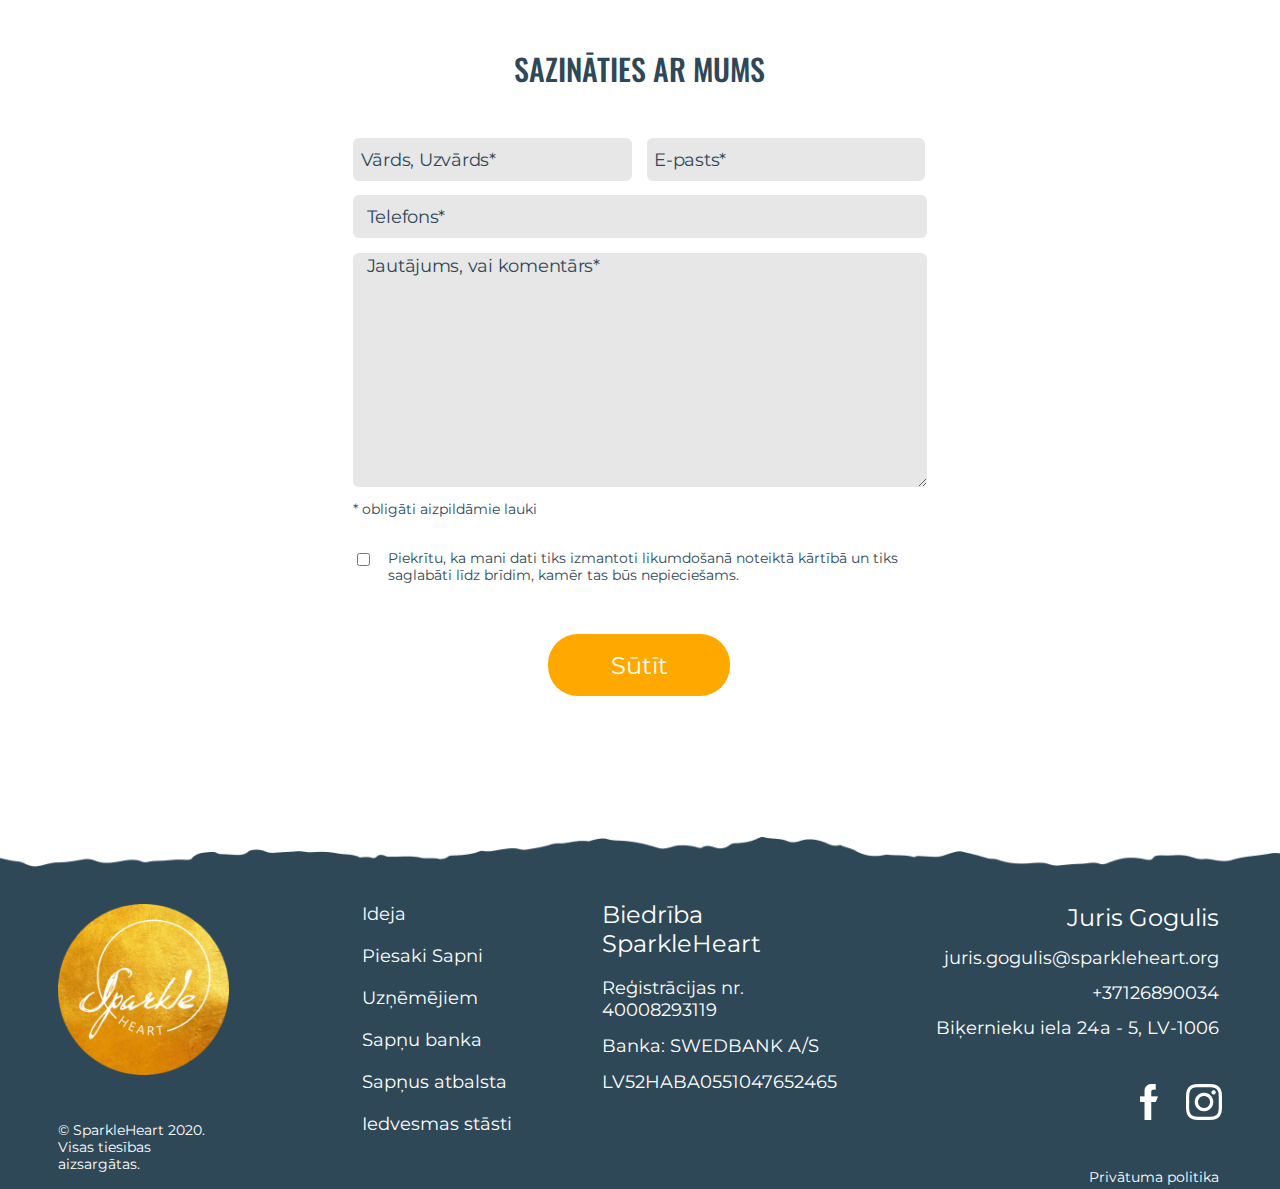
<file: internship_name_Anna/piesaki_sapni.html>
<!DOCTYPE html>
<html lang="lv">
  <head>
    <title>Sparkle Heart</title>
    <meta http-equiv="Content-Type" content="text/html; charset=utf-8" />
    <meta name="viewport" content="width=device-width, initial-scale=1">
    <link rel="icon" type="image/png" href="assets/img/Intersect.png">
    <link rel="stylesheet" href="assets/font/font.css"> 
    <link rel="stylesheet" href="assets/css/style.css">
    <link rel="stylesheet" href="assets/css/piesaki_sapni_stils.css">
    <script src="assets/js/theme.js"></script>
  </head>
  <body>

      <!--Izvēlnes pamats-->
      <div class="menu">
        <picture>
          <source media="(min-width: 661px)" srcset="assets/img/desktop_menu.png" class="mala">
          <source media="(max-width: 660px)" srcset="assets/img/mobile_menu.png" class="mala">
          <img src="assets/img/desktop_menu.png" class="mala" alt="Izvēlnes mala">
        </picture>
        <input type="image" src="assets/img/navigacija.png" id="nav-icon" onclick="openNav()" alt="Atvērt navigāciju">
        <a href="index.html">
          <img src="assets/img/BlackLogo.jpg" alt="Sparkle care logo" id="main-logo">
        </a>

        <!--Navigācija-->
        <div id="overlay-navigation">
          <input type="image" src="assets/img/close.png" id="close-nav" onclick="closeNav()" alt="Aizvērt navigāciju">
          <div class="nav">
            <ul style="list-style-type: none; ">
              <li><a href="ideja.html">Ideja</a></li>
              <li><a href="piesaki_sapni.html" style="margin-left: -5%;"  id="selected">Piesaki Sapni</a></li>
              <li><a href="uznemejiem.html" style="margin-left: -10%;">Uzņēmējiem</a></li>
              <li><a href="sapnu_banka.html" style="margin-left: -14%;">Sapņu banka</a></li>
              <li><a href="sapnus_atbalsta.html" style="margin-left: -15%;">Sapņus atbalsta</a></li>
              <li><a href="iedvesmas_stasti.html" style="margin-left: -17%;">99 iedvesmas stāsti</a></li>
              <li><div class="valoda">
                <a href="#" style="margin-left: -35%;" id="lv">LV</a>
                <a href="#" class="other-lang">EN</a>
                <a href="#" class="other-lang">RU</a>
                </div>
              </li>
            </ul>
          </div>
        </div>
      </div>


      <!--Apraksts-->
      <div class="piesaki-ievads">
        <h1 class="piesaki-title">PIESAKI SAPNI</h1>
        <p class="piesaki-apraksts">Tev ir iespēja pieteikt personīgo vai profesionālo sapni.</p>
      </div>

      <!--Piesaki sapni-->
      <div class="pieteikt-sapni">
        <div class="personigs-sapnis">
          <img src="assets/img/personigais_sapnis.png" alt="Personīgais sapnis ikona" class="dream-icon"> 
          <h2 class="sapnu-titles">PERSONĪGAIS SAPNIS</h2>
          <p class="sapnu-apraksti" id="person-apraksts">Bērnības nepiepildītie sapņi... 
            No sev piederoša svaigi spiestas sulas bāra uz Tērbatas ielas līdz iespējai satikties ar Džekiju Čanu.</p>
          <button class="button" id="personigs-poga">Piesaki sapni</button>
        </div>
        <div class="profesionals-sapnis">
          <img src="assets/img/pro_sapnis.png" alt="Profesionālais sapnis ikona" class="dream-icon" id="pro-icon"> 
          <h2 class="sapnu-titles" id="pro-sapnis">PROFESIONĀLAIS SAPNIS</h2>
          <p class="sapnu-apraksti" id="pro-apraksts">Sapnis vai ideja, kura ir balstīta uz reģiona, pasaules vai cilvēku attīstību 4 
            virzienos - kultūra, izglītība, zinātne, ģimene jeb sociālā vide. Tā ir iespēja attīstīt ideju, kas 
            uzlabotu ikdienas dzīves kvalitāti vai atrisinātu vietēja vai starptautiska līmeņa problēmu. Pastāsti, 
            kāpēc Tev tas ir tik nozīmīgi?</p>
            <button class="button" id="pro-poga">Piesaki sapni</button>
        </div>
      </div>

      <!--Attēli-->
      <div class="atteli">
        <picture>
          <source media="(min-width: 661px)" srcset="assets/img/desktop_bildes_top.png" class="p-mala-top">
          <source media="(max-width: 660px)" srcset="assets/img/mobile_bildes_top.png" class="p-mala-top">
          <img src="assets/img/desktop_bildes_top.png" class="p-mala-top" alt="bilžu mala">
        </picture>
  
        <div class="container-lauma">
          <img src="assets/img/Lauma_4.jpg" id="lauma" class="collage" alt="Lauma">
        </div>
  
        <div class="collumn2">
          <img src="assets/img/Brinuma_meita-3.jpg" id="meita2" class="collage" alt="Brīnumainā meita">
          <img src="assets/img/Arta_2.jpg" id="arta" class="collage" alt="Arta">
        </div>
  
        <div class="container-lauma2">
          <img src="assets/img/Lauma_3.jpg" id="lauma2" class="collage" alt="Lauma">
        </div>

        <div class="container-meita">
          <img src="assets/img/Brinuma_meita-2.jpg" id="meita3" class="collage" alt="Brīnumainā meita">
        </div>
  
        <picture>
            <source media="(min-width: 661px)" srcset="assets/img/desktop_bildes_bottom.png" class="p-mala-low">
            <source media="(max-width: 660px)" srcset="assets/img/mobile_bildes_bottom.png" class="p-mala-low">
            <img src="assets/img/desktop_bildes_bottom.png" class="p-mala-low" alt="bilžu mala">
        </picture>  
      </div>

    <!--Saziņa-->
    <div class="sazina">
      <h2 class="sazina-title">SAZINĀTIES AR MUMS</h2> 
      <br>
      <form name="sazinaForm" onsubmit="return validateForm()" action=" " method="post" id="sazinaForm">
        <input type="text" id="name" class="main-form" name="name" placeholder="Vārds, Uzvārds*">
        <input type="text" id="email" class="main-form" name="email" placeholder="E-pasts*"> 
        <input type="text" id="phone" class="main-form" name="phone" placeholder="Telefons*"> 
        <textarea name="message" class="main-form" id="message" placeholder="Jautājums, vai komentārs*"></textarea> 

        <div class="after-form">
          <p id="notice">* obligāti aizpildāmie lauki</p>
          <input type="checkbox" id="check" name="check" value='1'>
          <label id="agreement">Piekrītu, ka mani dati tiks izmantoti likumdošanā noteiktā kārtībā un tiks 
            saglabāti līdz brīdim, kamēr tas būs nepieciešams.</label>
        </div>
          <p class="sent" id="big-sent" style="font-size: 24px; margin-top: 12%;"></p>
          <p class="sent" id="smaller-sent" style="font-size: 18px;"></p>
          <input type="submit" value="Sūtīt" name="submit" class="send-button" id="sending-btn">
      </form>  
    </div>

    <!--Fiksēta poga "go up"-->
    <img src="assets/img/go_up.svg" id="go-up" onclick="scrollUp()" alt="Poga uz augšu">

    <!--Footer-->
    <footer>
      <div class="footer-main">
          
        <!--Footer pamata laukums-->
        <picture>
          <source media="(min-width: 461px)" srcset="assets/img/footer_desktop.png" class="footer-pamats">
          <source media="(max-width: 460px)" srcset="assets/img/footer_mobile.png" class="footer-pamats">
          <img src="assets/img/footer_desktop.png" class="footer-pamats" alt="Footer pamats">
        </picture>

        <!--Footer logo & copyright-->
        <div class="footer-logo">
          <img src="assets/img/GoldenV2Logo.png" id="golden-logo" alt="Golden logo">
          <p id="copyright">© SparkleHeart 2020. Visas tiesības aizsargātas.</p>
        </div>

        <!--Apakšējā navigācija-->
        <div class="bottom-nav">
          <ul style="list-style-type: none; ">
            <li><a href="ideja.html">Ideja</a></li>
            <li><a href="piesaki_sapni.html" >Piesaki Sapni</a></li>
            <li><a href="uznemejiem.html">Uzņēmējiem</a></li>
            <li><a href="sapnu_banka.html">Sapņu banka</a></li>
            <li><a href="sapnus_atbalsta.html">Sapņus atbalsta</a></li>
            <li><a href="iedvesmas_stasti.html">Iedvesmas stāsti</a></li>
          </ul>
        </div>

        <!--Rekvizīti-->
        <div class="biedribas-info">
          <p id="biedriba-title">Biedrība SparkleHeart</p>
          <p class="biedriba-numuri">Reģistrācijas nr. 40008293119</p>
          <p class="biedriba-numuri">Banka: SWEDBANK A/S</p>
          <p class="biedriba-numuri">LV52HABA0551047652465</p>
        </div>

        <!--Kontaktinformācija-->
        <div class="kontakti">
          <p id="vards">Juris Gogulis</p>
          <p class="kontaktinformacija">juris.gogulis@sparkleheart.org</p>
          <p class="kontaktinformacija">+37126890034</p>
          <p class="kontaktinformacija">Biķernieku iela 24a - 5, LV-1006</p>
          <a href="#Rekviziti" class="kontaktinformacija" id="rekviziti">Skatīt rekvizītus</a>
          <input type="image" src="assets/img/facebook.png" class="media" alt="Facebook">
          <input type="image" src="assets/img/instagram.png" class="media" alt="Instagram">
          <br>
          <a href="#privatuma_politika" id="privatuma-politika">Privātuma politika</a>
        </div> 
      </div> 
    </footer>
  </body>
</html>
</file>
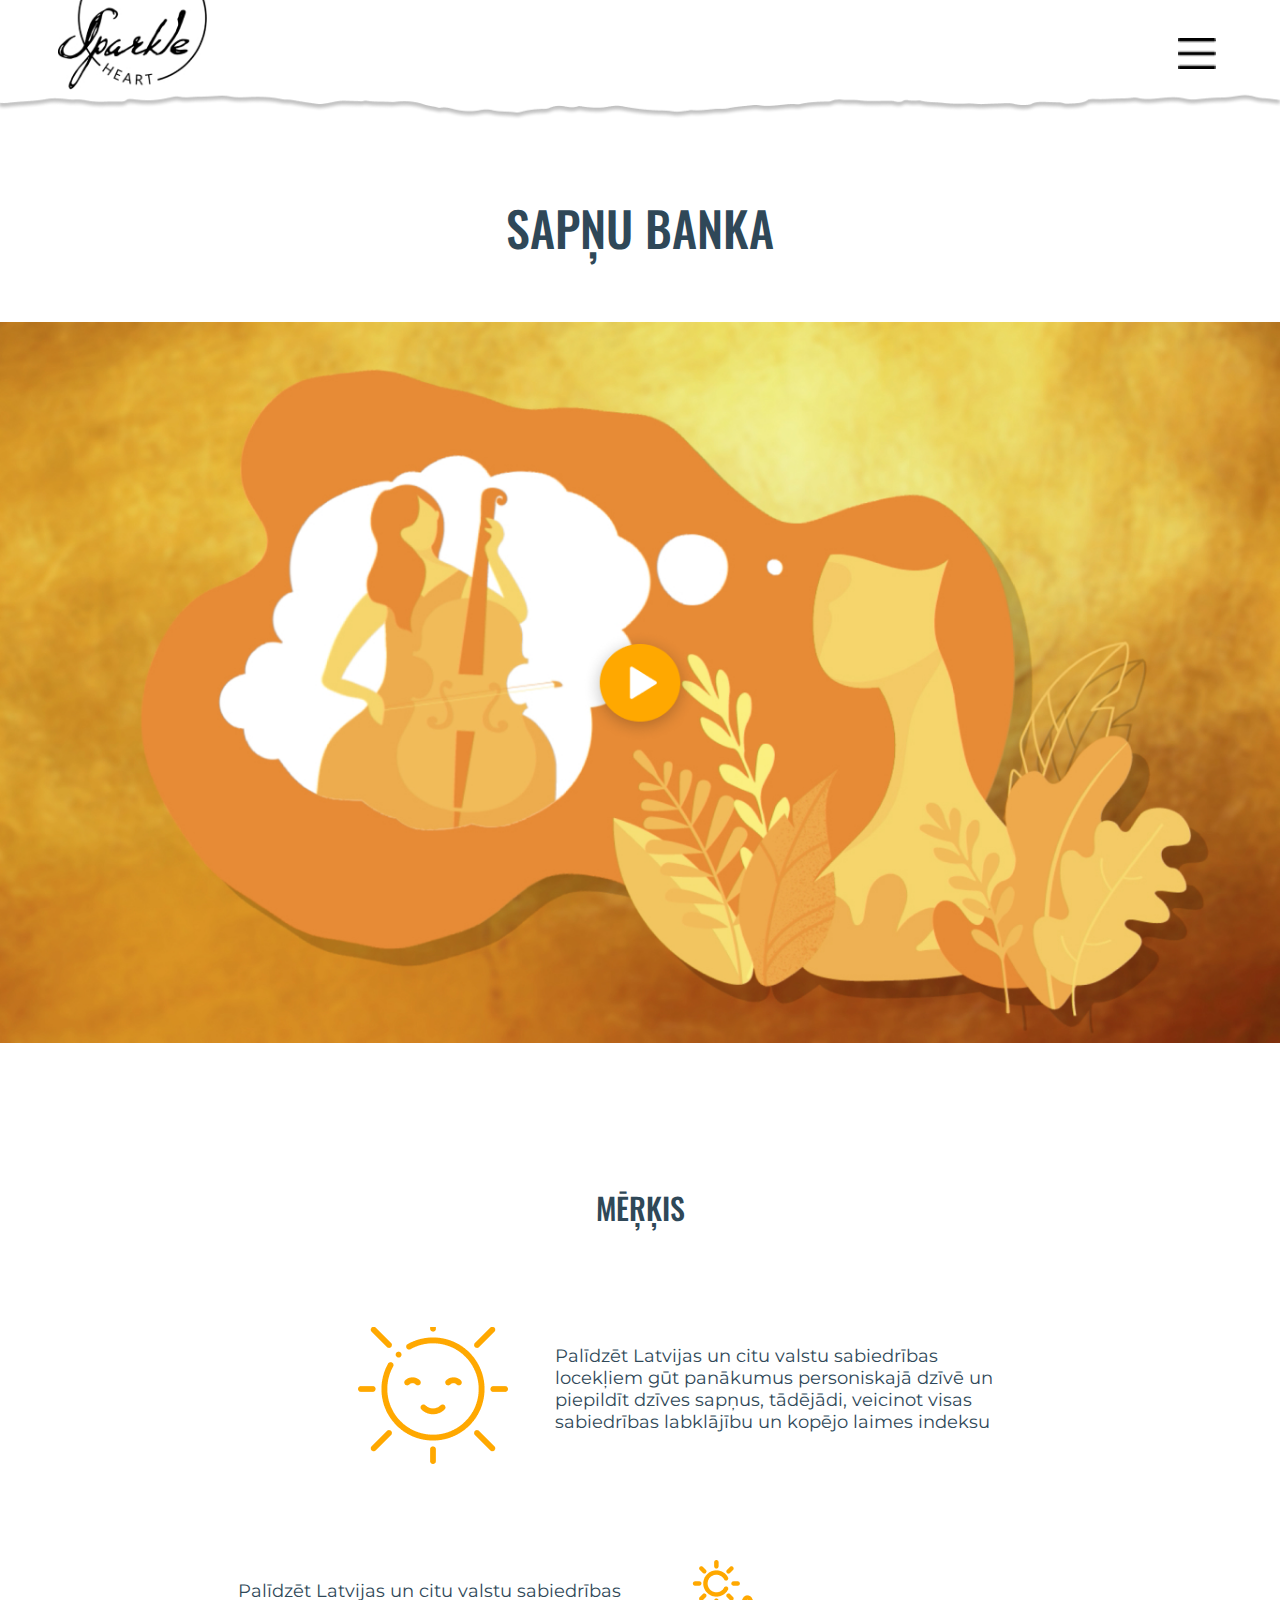
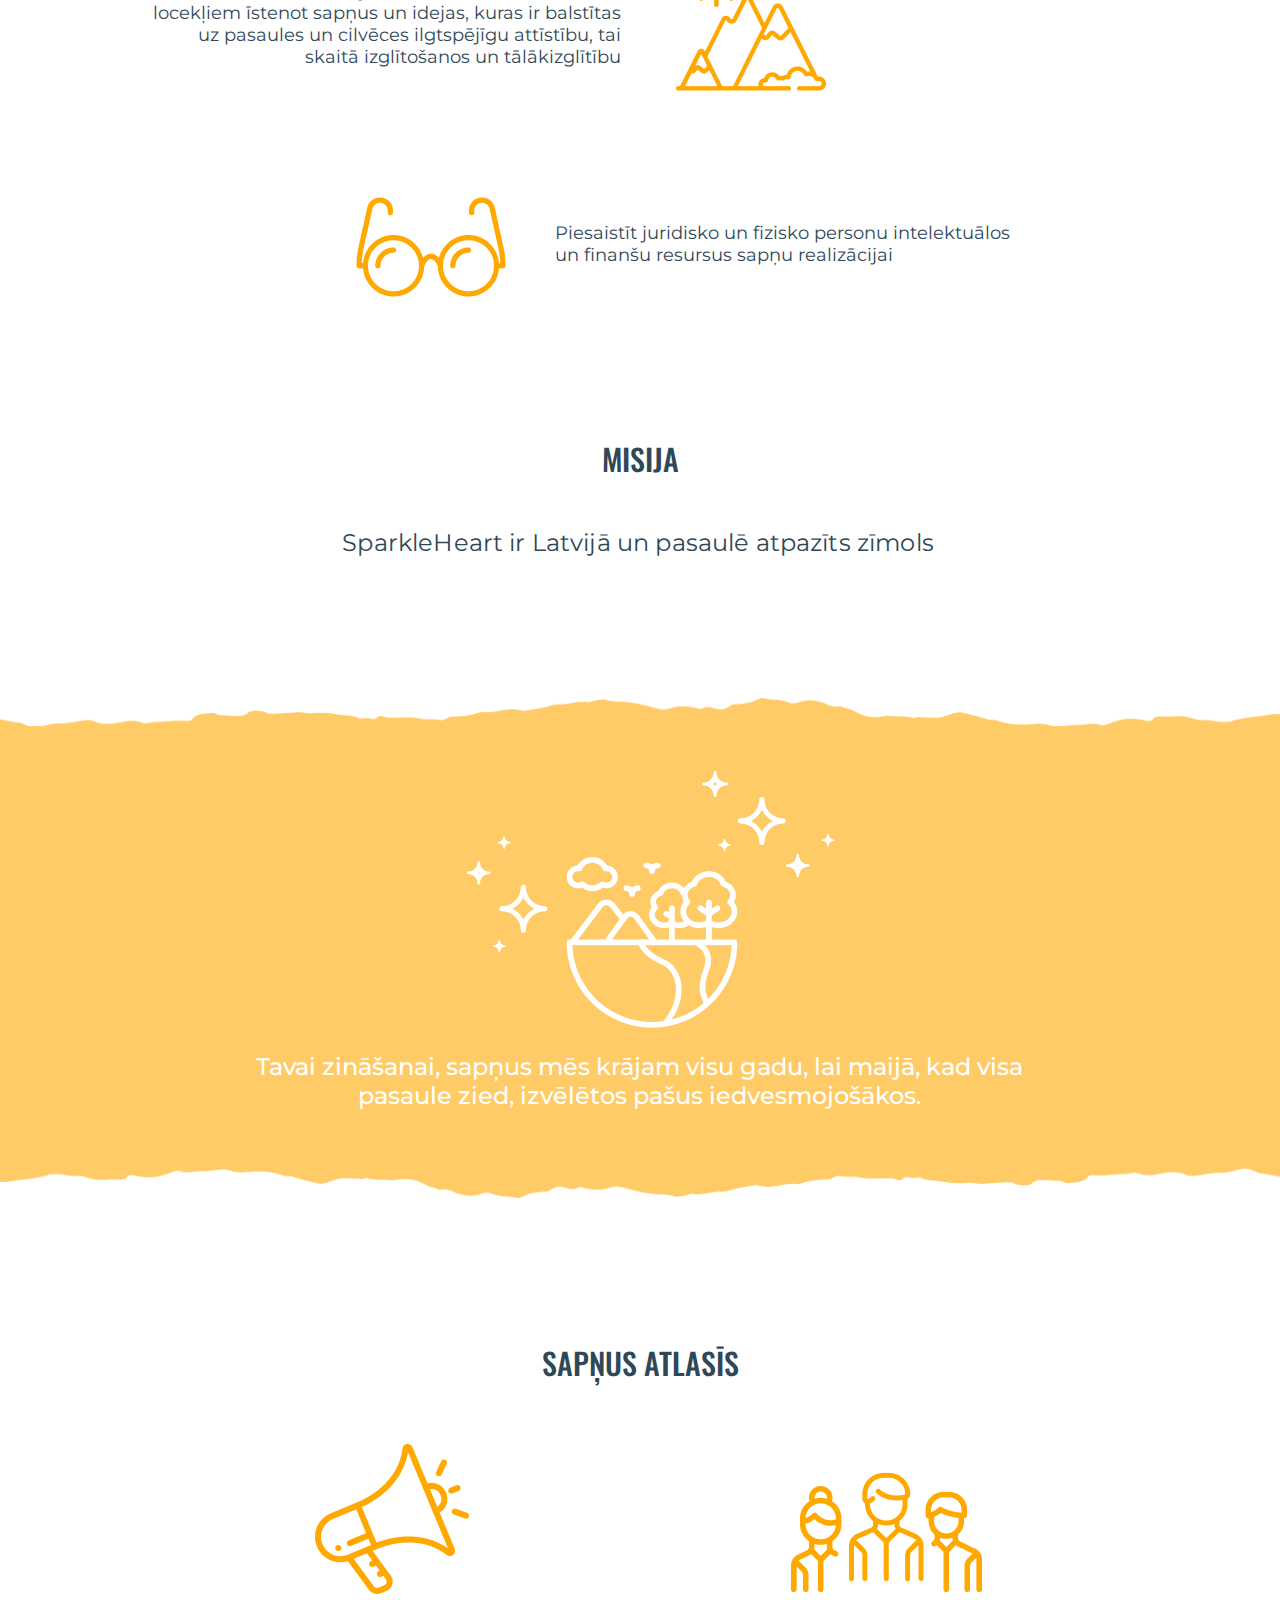
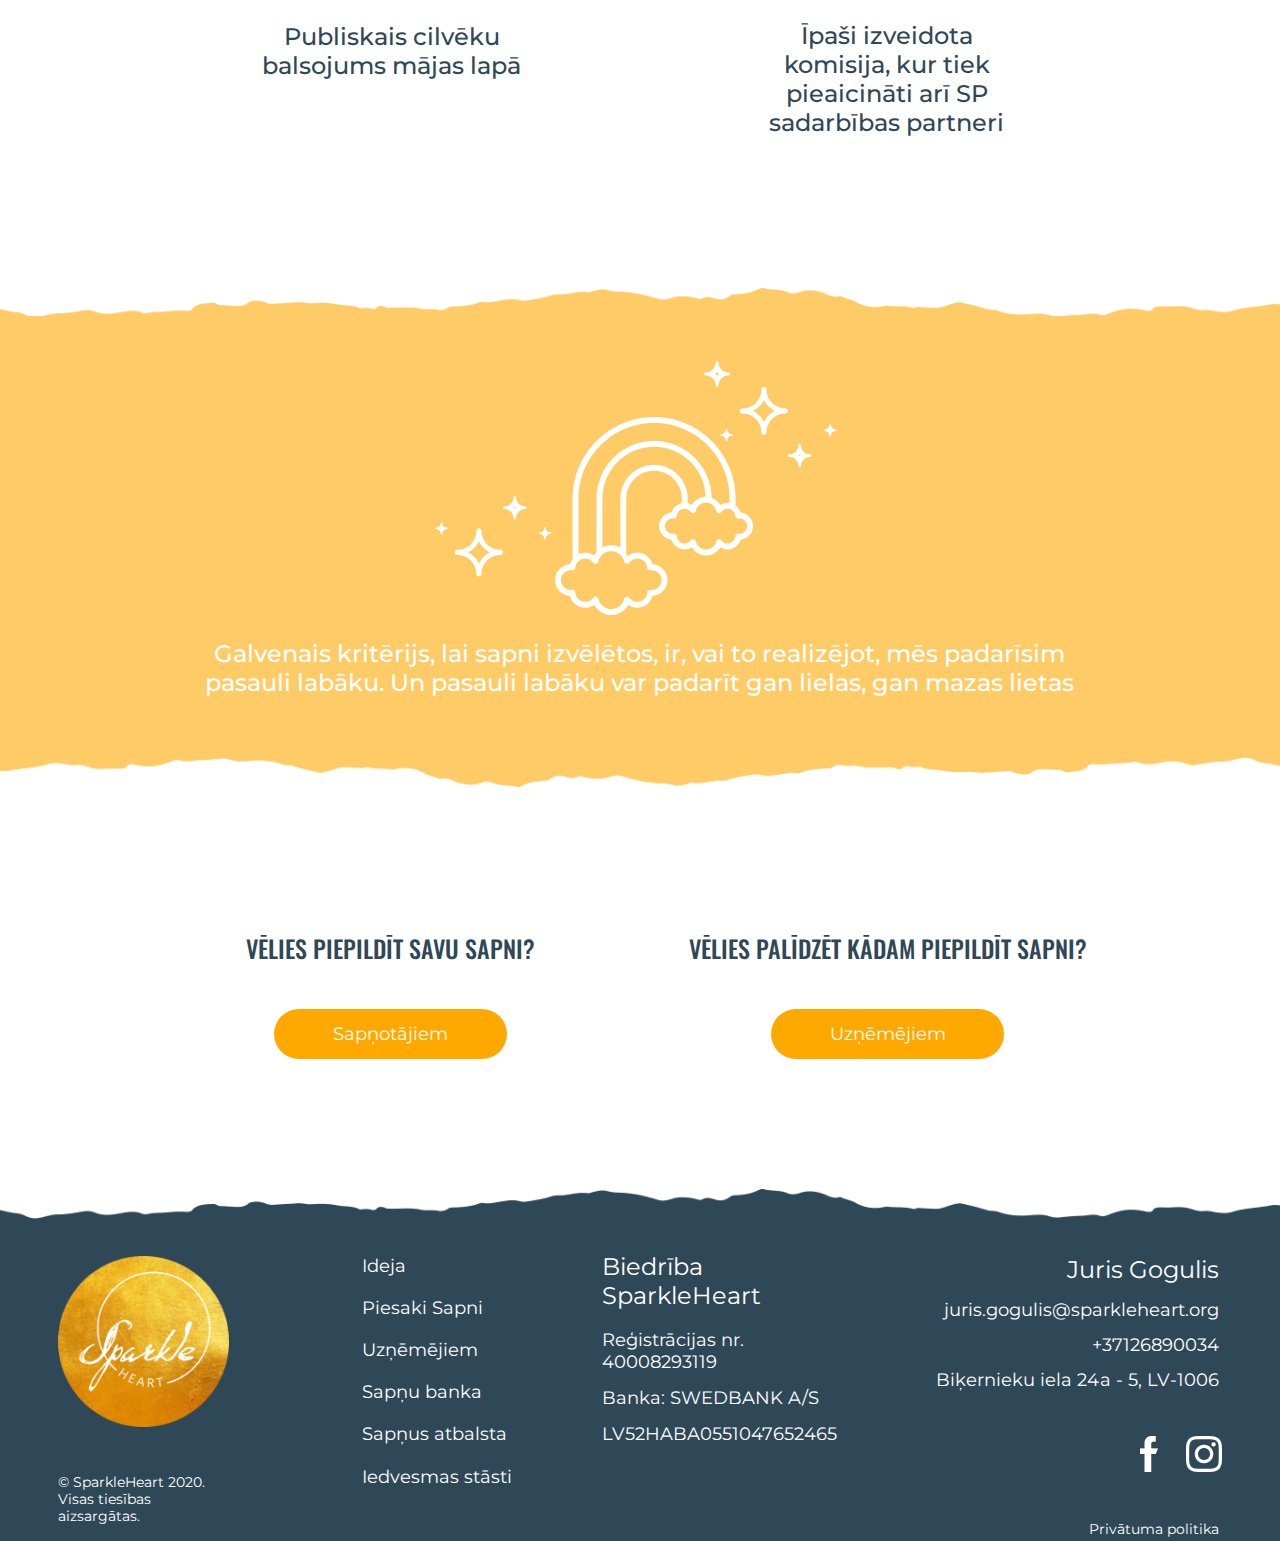
<file: internship_name_Anna/sapnu_banka.html>
<!DOCTYPE html>
<html lang="lv">
  <head>
    <title>Sparkle Heart</title>
    <meta http-equiv="Content-Type" content="text/html; charset=utf-8" />
    <meta name="viewport" content="width=device-width, initial-scale=1">
    <link rel="icon" type="image/png" href="assets/img/Intersect.png">
    <link rel="stylesheet" href="assets/font/font.css"> 
    <link rel="stylesheet" href="assets/css/style.css">
    <link rel="stylesheet" href="assets/css/banka_style.css">
    <script src="assets/js/theme.js"></script>
  </head>
  <body>

      <!--Izvēlnes pamats-->
      <div class="menu">
        <picture>
          <source media="(min-width: 661px)" srcset="assets/img/desktop_menu.png" class="mala">
          <source media="(max-width: 660px)" srcset="assets/img/mobile_menu.png" class="mala">
          <img src="assets/img/desktop_menu.png" class="mala" alt="Izvēlnes mala">
        </picture>
        <input type="image" src="assets/img/navigacija.png" id="nav-icon" onclick="openNav()" alt="Atvērt navigāciju">
        <a href="index.html">
          <img src="assets/img/BlackLogo.jpg" alt="Sparkle care logo" id="main-logo">
        </a>

        <!--Navigācija-->
        <div id="overlay-navigation">
          <input type="image" src="assets/img/close.png" id="close-nav" onclick="closeNav()" alt="Aizvērt navigāciju">
          <div class="nav">
            <ul style="list-style-type: none; ">
              <li><a href="ideja.html">Ideja</a></li>
              <li><a href="piesaki_sapni.html" style="margin-left: -5%;" >Piesaki Sapni</a></li>
              <li><a href="uznemejiem.html" style="margin-left: -10%;">Uzņēmējiem</a></li>
              <li><a href="sapnu_banka.html" style="margin-left: -14%;" id="selected">Sapņu banka</a></li>
              <li><a href="sapnus_atbalsta.html" style="margin-left: -15%;">Sapņus atbalsta</a></li>
              <li><a href="iedvesmas_stasti.html" style="margin-left: -17%;">99 iedvesmas stāsti</a></li>
              <li><div class="valoda">
                <a href="#" style="margin-left: -35%;" id="lv">LV</a>
                <a href="#" class="other-lang">EN</a>
                <a href="#" class="other-lang">RU</a>
                </div>
              </li>
            </ul>
          </div>
        </div>
      </div>

      <h1 class="banka-title">SAPŅU BANKA</h1>
      <div class="sapnu-vid">
        <video poster="assets/img/sapnu_bankas_video.jpg" id="thumbnail"></video>
        <iframe class="sapnu-vid" id="video-player" src="https://www.facebook.com/plugins/video.php?height=314&href=https%3A%2F%2Fwww.facebook.com%2FsparkleheartLV%2Fvideos%2F2085262408449994%2F&show_text=false&width=560&t=0" 
        scrolling="no" frameborder="0" allowfullscreen="true" 
        allow="autoplay; clipboard-write; encrypted-media; picture-in-picture; web-share" allowFullScreen="true">
        </iframe>
        <input type="image" name="play" src="assets/img/play.png" id="play" onclick="playVideo()" alt="play">
      </div>



      <div class="merki">
        <h2 class="sec-title">MĒŖĶIS</h2>

        <div class="inner-merki" id="sun-container">
          <img src="assets/img/sun.png" id="sun-icon" class="merki-icons" alt="Saule">
          <p id="sun-text" class="merki-text">Palīdzēt Latvijas un citu valstu sabiedrības locekļiem 
            gūt panākumus personiskajā dzīvē un piepildīt dzīves sapņus, tādējādi, 
            veicinot visas sabiedrības labklājību un kopējo laimes indeksu</p>
        </div>

        <div class="inner-merki" id="kalni-container">
          <img src="assets/img/kalni.png" id="kalni-icon" class="merki-icons" alt="Kalni">
          <p id="kalni-text" class="merki-text">Palīdzēt Latvijas un citu valstu sabiedrības locekļiem 
            īstenot sapņus un idejas, kuras ir balstītas uz pasaules un cilvēces 
            ilgtspējīgu attīstību, tai skaitā izglītošanos un tālākizglītību</p>
        </div>

        <div class="inner-merki" id="brilles-container">
          <img src="assets/img/brilles.png" id="brilles-icon" class="merki-icons" alt="Brilles">
          <p id="brilles-text" class="merki-text">Piesaistīt juridisko un fizisko personu intelektuālos 
            un finanšu resursus sapņu realizācijai</p>
        </div>
      </div>

      <!--Misija-->
      <div class="misija">
        <h2 class="sec-title">MISIJA</h2>
        <p class="misija-apraksts">SparkleHeart ir Latvijā un pasaulē atpazīts zīmols</p>
        <div class="yellow-block">

          <picture>
            <source media="(min-width: 901px)" srcset="assets/img/PS-yellow-desktop.png" class="yellow-pamats">
            <source media="(max-width: 460px)" srcset="assets/img/PS-yellow-mobile.png" class="yellow-pamats">
            <img src="assets/img/PS-yellow-tablet.png" class="yellow-pamats" alt="dzeltenais pamats">
          </picture>

          <img src="assets/img/island.png" class="white-icon" alt="Sala">
          <p class="white-text">Tavai zināšanai, sapņus mēs krājam visu gadu, lai maijā, 
            kad visa pasaule zied, izvēlētos pašus iedvesmojošākos.</p>
        </div>
      </div>

      <!--Sapņu atlase-->
      <div class="atlase">
        <h2 class="sec-title">SAPŅUS ATLASĪS</h2>
        <div class="inner-atlase">
          <div class="loudspeaker">
            <img src="assets/img/loud.png" class="atlase-icon" id="speaker-icon" alt="Loudspeaker">
            <p class="atlase-text">Publiskais cilvēku balsojums mājas lapā</p>
          </div>
          <div class="people">
            <img src="assets/img/cilveki.png" class="atlase-icon" id="people-icon" alt="Cilvēki">
            <p class="atlase-text">Īpaši izveidota komisija, kur tiek pieaicināti arī SP sadarbības partneri</p>
          </div>
        </div>
        <div class="yellow-block">

          <picture>
            <source media="(min-width: 901px)" srcset="assets/img/PS-yellow-desktop.png" class="yellow-pamats">
            <source media="(max-width: 460px)" srcset="assets/img/PS-yellow-mobile.png" class="yellow-pamats">
            <img src="assets/img/PS-yellow-tablet.png" class="yellow-pamats" alt="dzeltenais pamats">
          </picture>

          <img src="assets/img/varaviksne.png" class="white-icon" id="varaviksne" alt="Varavīksne">
          <p class="white-text" id="vara-desc">Galvenais kritērijs, lai sapni izvēlētos, ir, vai to realizējot, 
            mēs padarīsim pasauli labāku. Un pasauli labāku var padarīt gan lielas, gan mazas lietas</p>
        </div>
      </div>

      <!--Sapņi-->
      <div class="sapni">
        <div class="sapnotajiem">
          <h3>VĒLIES PIEPILDĪT SAVU SAPNI?</h3> <br>
          <button class="button">Sapņotājiem</button>
        </div>
        <div class="uznemejiem">
          <h3>VĒLIES PALĪDZĒT KĀDAM PIEPILDĪT SAPNI?</h3> <br>
          <button class="button">Uzņēmējiem</button>
        </div>
      </div>

    <!--Fiksēta poga "go up"-->
    <img src="assets/img/go_up.svg" id="go-up" onclick="scrollUp()" alt="Poga uz augšu">

    <!--Footer-->
    <footer>
        <div class="footer-main">
            
        <!--Footer pamata laukums-->
        <picture>
          <source media="(min-width: 461px)" srcset="assets/img/footer_desktop.png" class="footer-pamats">
          <source media="(max-width: 460px)" srcset="assets/img/footer_mobile.png" class="footer-pamats">
          <img src="assets/img/footer_desktop.png" class="footer-pamats" alt="Footer pamats">
        </picture>

        <!--Footer logo & copyright-->
        <div class="footer-logo">
          <img src="assets/img/GoldenV2Logo.png" id="golden-logo" alt="Golden logo">
          <p id="copyright">© SparkleHeart 2020. Visas tiesības aizsargātas.</p>
        </div>

        <!--Apakšējā navigācija-->
        <div class="bottom-nav">
          <ul style="list-style-type: none; ">
            <li><a href="ideja.html">Ideja</a></li>
            <li><a href="piesaki_sapni.html" >Piesaki Sapni</a></li>
            <li><a href="uznemejiem.html">Uzņēmējiem</a></li>
            <li><a href="sapnu_banka.html">Sapņu banka</a></li>
            <li><a href="sapnus_atbalsta.html">Sapņus atbalsta</a></li>
            <li><a href="iedvesmas_stasti.html">Iedvesmas stāsti</a></li>
          </ul>
        </div>

        <!--Rekvizīti-->
        <div class="biedribas-info">
          <p id="biedriba-title">Biedrība SparkleHeart</p>
          <p class="biedriba-numuri">Reģistrācijas nr. 40008293119</p>
          <p class="biedriba-numuri">Banka: SWEDBANK A/S</p>
          <p class="biedriba-numuri">LV52HABA0551047652465</p>
        </div>

        <!--Kontaktinformācija-->
        <div class="kontakti">
          <p id="vards">Juris Gogulis</p>
          <p class="kontaktinformacija">juris.gogulis@sparkleheart.org</p>
          <p class="kontaktinformacija">+37126890034</p>
          <p class="kontaktinformacija">Biķernieku iela 24a - 5, LV-1006</p>
          <a href="#Rekviziti" class="kontaktinformacija" id="rekviziti">Skatīt rekvizītus</a>
          <input type="image" src="assets/img/facebook.png" class="media" alt="Facebook">
          <input type="image" src="assets/img/instagram.png" class="media" alt="Instagram">
          <br>
          <a href="#privatuma_politika" id="privatuma-politika">Privātuma politika</a>
        </div> 
		  </div> 
		</footer>
  </body>
</html>
</file>
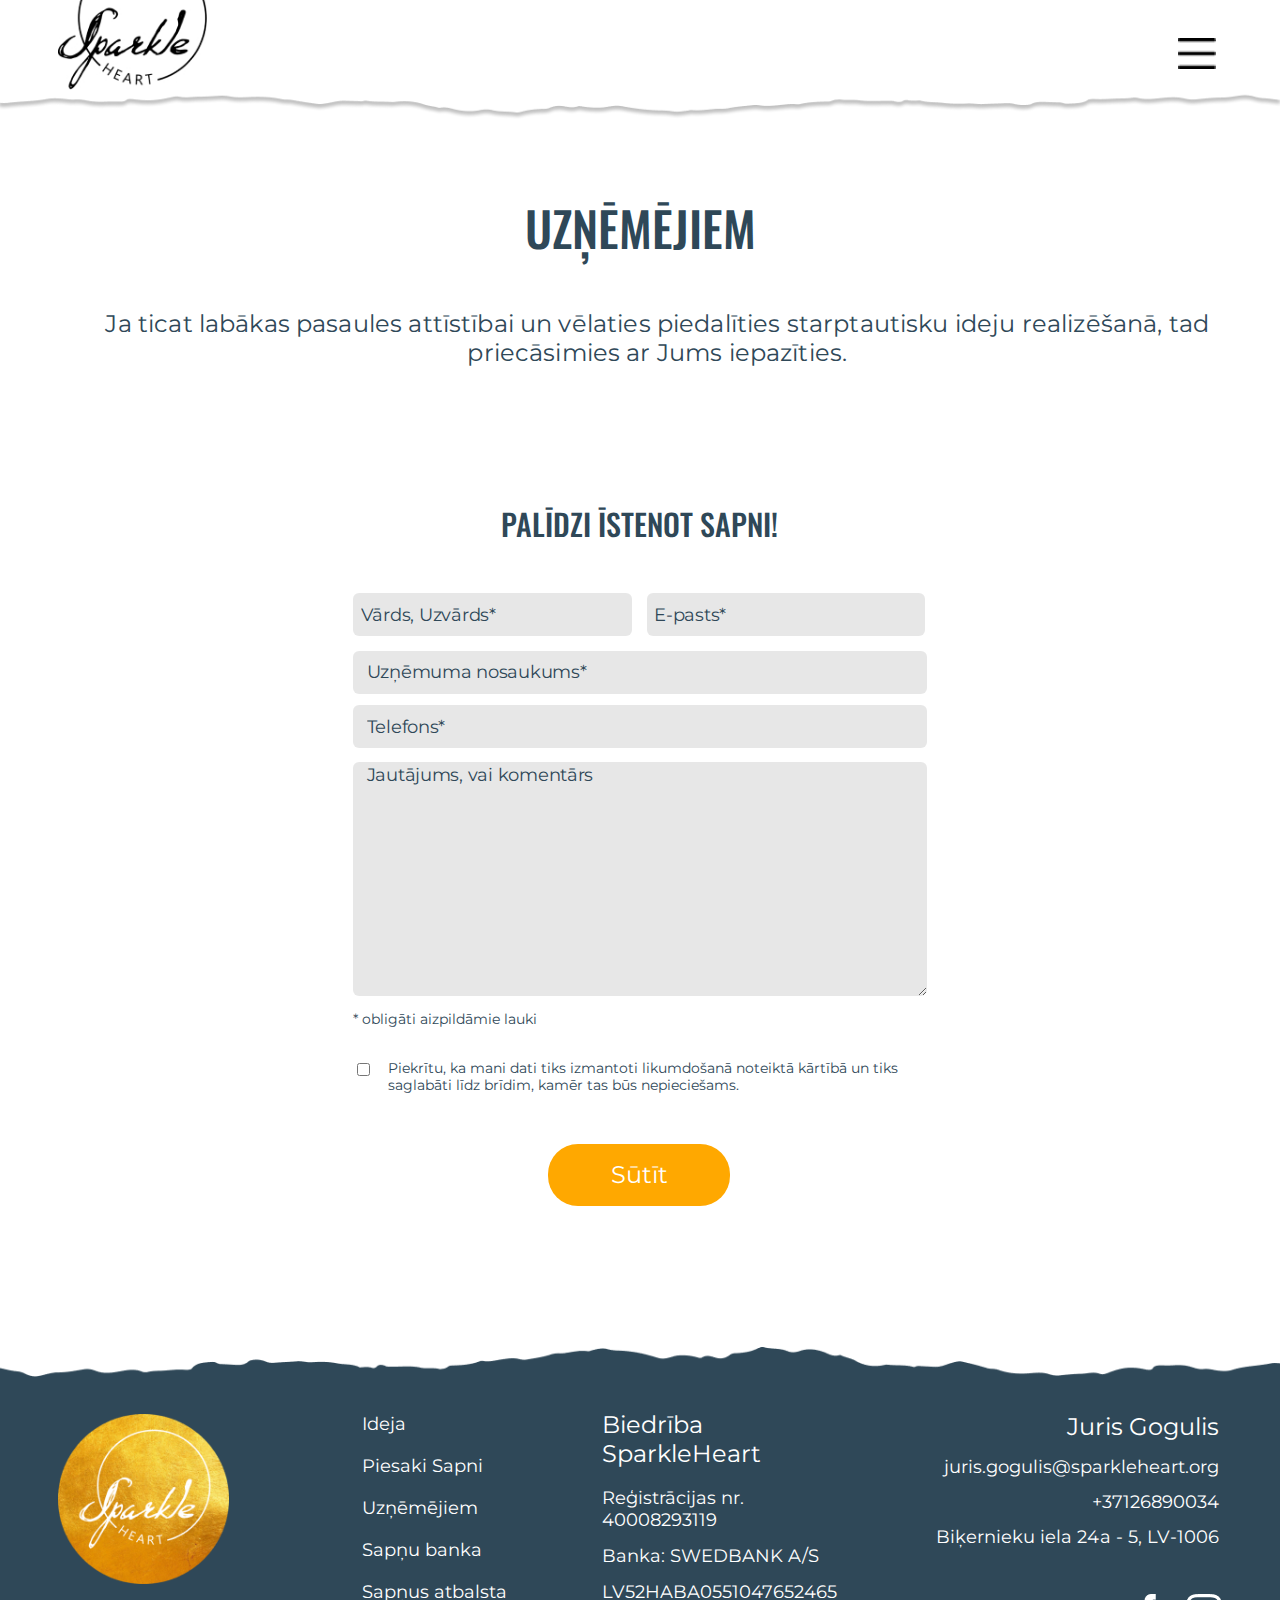
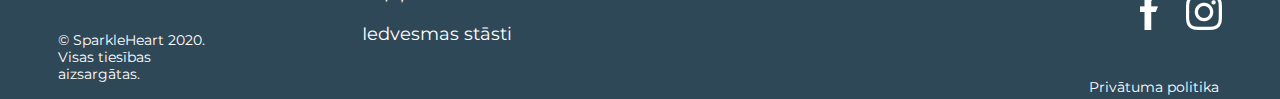
<file: internship_name_Anna/uznemejiem.html>
<!DOCTYPE html>
<html lang="lv">
  <head>
    <title>Sparkle Heart</title>
    <meta http-equiv="Content-Type" content="text/html; charset=utf-8" />
    <meta name="viewport" content="width=device-width, initial-scale=1">
    <link rel="icon" type="image/png" href="assets/img/Intersect.png">
    <link rel="stylesheet" href="assets/font/font.css"> 
    <link rel="stylesheet" href="assets/css/style.css">
    <link rel="stylesheet" href="assets/css/uznemejiem_stils.css">
    <script src="assets/js/theme.js"></script>
  </head>
  <body>

      <!--Izvēlnes pamats-->
      <div class="menu">
        <picture>
          <source media="(min-width: 661px)" srcset="assets/img/desktop_menu.png" class="mala">
          <source media="(max-width: 660px)" srcset="assets/img/mobile_menu.png" class="mala">
          <img src="assets/img/desktop_menu.png" class="mala" alt="Izvēlnes mala">
        </picture>
        <input type="image" src="assets/img/navigacija.png" id="nav-icon" onclick="openNav()" alt="Atvērt navigāciju">
        <a href="index.html">
          <img src="assets/img/BlackLogo.jpg" alt="Sparkle care logo" id="main-logo">
        </a>

        <!--Navigācija-->
        <div id="overlay-navigation">
          <input type="image" src="assets/img/close.png" id="close-nav" onclick="closeNav()" alt="Aizvērt navigāciju">
          <div class="nav">
            <ul style="list-style-type: none; ">
              <li><a href="ideja.html">Ideja</a></li>
              <li><a href="piesaki_sapni.html" style="margin-left: -5%;" >Piesaki Sapni</a></li>
              <li><a href="uznemejiem.html" style="margin-left: -10%;" id="selected">Uzņēmējiem</a></li>
              <li><a href="sapnu_banka.html" style="margin-left: -14%;">Sapņu banka</a></li>
              <li><a href="sapnus_atbalsta.html" style="margin-left: -15%;">Sapņus atbalsta</a></li>
              <li><a href="iedvesmas_stasti.html" style="margin-left: -17%;">99 iedvesmas stāsti</a></li>
              <li><div class="valoda">
                <a href="#" style="margin-left: -35%;" id="lv">LV</a>
                <a href="#" class="other-lang">EN</a>
                <a href="#" class="other-lang">RU</a>
                </div>
              </li>
            </ul>
          </div>
        </div>
      </div>

      <!--Apraksts-->
      <div class="uznem-ievads">
        <h1 class="uznem-title">UZŅĒMĒJIEM</h1>
        <p class="uznem-apraksts">Ja ticat labākas pasaules attīstībai un vēlaties piedalīties 
          starptautisku ideju realizēšanā, tad priecāsimies ar Jums iepazīties.</p>
      </div>

      <!--Palīdzi īstenot sapni-->
      <div class="sazina">
        <h2 class="sazina-title">PALĪDZI ĪSTENOT SAPNI!</h2> 
        <br>
        <form name="sazinaForm" onsubmit="return validateForm()" action=" " method="post" id="sazinaForm">
          <input type="text" id="name" class="main-form" name="name" placeholder="Vārds, Uzvārds*">
          <input type="text" id="email" class="main-form" name="email" placeholder="E-pasts*"> 
          <input type="text" id="nos" class="main-form" name="nosaukums" placeholder="Uzņēmuma nosaukums*"> 
          <input type="text" id="phone" class="main-form" name="phone" placeholder="Telefons*"> 
          <textarea name="message" class="main-form" id="message" placeholder="Jautājums, vai komentārs"></textarea> 
  
          <div class="after-form">
            <p id="notice">* obligāti aizpildāmie lauki</p>
            <input type="checkbox" id="check" name="check">
            <label id="agreement">Piekrītu, ka mani dati tiks izmantoti likumdošanā noteiktā kārtībā un tiks 
              saglabāti līdz brīdim, kamēr tas būs nepieciešams.</label>
          </div>
            <p class="sent" id="big-sent" style="font-size: 24px; margin-top: 12%;"></p>
            <p class="sent" id="smaller-sent" style="font-size: 18px;"></p>
            <input type="submit" value="Sūtīt" name="submit" class="send-button" id="sending-btn">
        </form>  
      </div>

    <!--Fiksēta poga "go up"-->
    <img src="assets/img/go_up.svg" id="go-up" onclick="scrollUp()" alt="Poga uz augšu">

    <!--Footer-->
    <footer>
        <div class="footer-main">
            
        <!--Footer pamata laukums-->
        <picture>
          <source media="(min-width: 461px)" srcset="assets/img/footer_desktop.png" class="footer-pamats">
          <source media="(max-width: 460px)" srcset="assets/img/footer_mobile.png" class="footer-pamats">
          <img src="assets/img/footer_desktop.png" class="footer-pamats" alt="Footer pamats">
        </picture>

        <!--Footer logo & copyright-->
        <div class="footer-logo">
          <img src="assets/img/GoldenV2Logo.png" id="golden-logo" alt="Golden logo">
          <p id="copyright">© SparkleHeart 2020. Visas tiesības aizsargātas.</p>
        </div>

        <!--Apakšējā navigācija-->
        <div class="bottom-nav">
          <ul style="list-style-type: none; ">
            <li><a href="ideja.html">Ideja</a></li>
            <li><a href="piesaki_sapni.html" >Piesaki Sapni</a></li>
            <li><a href="uznemejiem.html">Uzņēmējiem</a></li>
            <li><a href="sapnu_banka.html">Sapņu banka</a></li>
            <li><a href="sapnus_atbalsta.html">Sapņus atbalsta</a></li>
            <li><a href="iedvesmas_stasti.html">Iedvesmas stāsti</a></li>
          </ul>
        </div>

        <!--Rekvizīti-->
        <div class="biedribas-info">
          <p id="biedriba-title">Biedrība SparkleHeart</p>
          <p class="biedriba-numuri">Reģistrācijas nr. 40008293119</p>
          <p class="biedriba-numuri">Banka: SWEDBANK A/S</p>
          <p class="biedriba-numuri">LV52HABA0551047652465</p>
        </div>

        <!--Kontaktinformācija-->
        <div class="kontakti">
          <p id="vards">Juris Gogulis</p>
          <p class="kontaktinformacija">juris.gogulis@sparkleheart.org</p>
          <p class="kontaktinformacija">+37126890034</p>
          <p class="kontaktinformacija">Biķernieku iela 24a - 5, LV-1006</p>
          <a href="#Rekviziti" class="kontaktinformacija" id="rekviziti">Skatīt rekvizītus</a>
          <input type="image" src="assets/img/facebook.png" class="media" alt="Facebook">
          <input type="image" src="assets/img/instagram.png" class="media" alt="Instagram">
          <br>
          <a href="#privatuma_politika" id="privatuma-politika">Privātuma politika</a>
        </div> 
		  </div> 
		</footer>
  </body>
</html>
</file>
<file: internship_name_Anna/assets/font/font.css>
@import url('https://fonts.googleapis.com/css2?family=Montserrat&display=swap');

@import url('https://fonts.googleapis.com/css2?family=Montserrat:wght@500&display=swap');

@import url('https://fonts.googleapis.com/css2?family=Oswald:wght@500&display=swap');
</file>
<file: internship_name_Anna/assets/css/style.css>
/* stils, kas aktuāls visām lapām */
html { scroll-behavior: smooth; }

body { margin: 0px; }

h1, h2, h3 {
    font-family: oswald, sans-serif;
    font-style: normal;
    font-weight: 500;
    color: #2F4858;
}

h1 {
    font-size: 48px;
    line-height: 71.14px;
}

h2 {
    font-size: 30px;
    line-height: 44.46px;
}

h3 {
    font-size: 24px;
    line-height: 35.57px;
}

@media (max-width: 900px) {
    h3 {
        font-size: 18px;
        line-height: 26.68px;
    }
}

@media (max-width: 660px) {
    h1 { font-size: 36px; }

    h2 {
        font-size: 24px;
        line-height: 35.57px;
    }
}

/* Izvēlne */ 

.menu {
    top: 0px;
    position: absolute;
    width: 100%; 
    background-color: white;
    z-index: 1;
}

.mala {
    position: absolute;
    width: 100%;
}

@media (max-width: 900px) {
    .mala { margin-top: 3%; }
}

@media (max-width: 660px) {
    .mala { margin-top: unset; }
}

/* Navigācija */

.nav { margin-left: 16.27%; }

#nav-icon { display: none; }

#close-nav { display: none; }

.nav li {
    padding-left: 3.85%;
    margin-top: 3.3%;
    float: left;
}

.nav a {
    position: relative;
    font-family: Montserrat, sans-serif; 
    font-weight: 500;
    text-decoration: none;
    font-size: 18px;
    color: #060606;
}

.nav a:hover {
    font-weight: 600;
    border-bottom: #ffa800 solid 3px ;
}

#selected {
    font-weight: 600;
    border-bottom: #ffa800 solid 3px ;
}

.valoda {
    border: none;
    background-color: transparent;
    appearance: none;
}

.other-lang { display:none; }

/* Pārveido navigāciju*/
@media (max-width: 1300px) {
    .nav {
        transform: translatex(-8%);
        margin-top: 38.5%;
        position: relative;
        text-align: center;
    }
    
    .nav a {
        margin: 3.3%;
        margin-left: unset !important;
        font-size: 24px;
        line-height: 29px;
        transition: 0.3s;
    }

    .nav ul { padding-inline-start: unset; }

    .valoda {
        top: -20%;
        transform: translatex(0%);
        position: absolute;
        width: 100%;
        text-align: center;
    }

    #lv {
        margin: 6%;
        padding-left: 1%;
    }

    .other-lang { display: inline-block; }

    .valoda a {
        transform: translatex(150%);
        margin: 13%;
        margin-top: 0.5%;
    }

    .nav li {
        margin-top: 11.6%;
        float: none;
        padding-left: unset;
    }

    /* navigācijas poga */

    #nav-icon {
        right: 5%;
        margin-top: 3%;
        display: block;
        width: 3%;
        position: absolute;
    }
    
    #close-nav {
        right: 10.5%;
        margin-top: 4.5%;
        display: none;
        width: 2.5%;
        position: absolute;
        z-index: 2;
    }
    
    /* overlay navigācija */
    
    #overlay-navigation {
        top: 0;
        left: 0;
        height: 0%;
        width: 100%;
        position: fixed;
        background-color: white;
        z-index: 1;
        overflow-y: hidden;
        transition: 0.5s;
    }
}

/* Logo */

#main-logo{
    left: 4.54%;
    top: 0px;
    position: absolute;
    width: 11.65%;
    z-index: 1;
}

@media (max-width: 900px) {
    #main-logo {
        left: 10.54%;
        width: 16.6%;
    }

    #nav-icon {
        right: 10.5%;
        margin-top: 4.6%;
    }
}

@media (max-width: 660px) {
    #nav-icon {
        right: 8%;
        width: 7%;
    }

    #main-logo {
        left: 6.2%;
        width: 24.377%;
    }

    #close-nav {
        right: 7.3%;
        margin-top: 5.6%;
        width: 5%;
    }

    .nav { margin-top: 47.5%; }

    .nav a { font-size: 18px; }

    .nav li { margin-top: 13.6%; }

    .valoda {
        top: -26%;
        transform: translatex(-10.5%);
    }

    #lv {
        margin: -7%;
        padding-left: 9%;
    }

    .valoda a {
        transform: translatex(194%);
        margin: 10.6%;
    }

    #pagarinajums { display: none; } 
}

/* Pogas */

.button {
    width: 233px;
    height: 50px;
    font-family: Montserrat, sans-serif;
    color: #fff;
    font-size: 18px;
    border-radius: 30px;
    background-color: #FFA800;
    border: none;
}

.button:hover { background-color: #FFDA16; }

.button:active { background-color: #FF8A00; }

@media (max-width: 900px) {
    .button { margin-top: 3%; }
}

@media (max-width: 660px) {
    .button { margin-top: -1%; }
}

/* footer */

footer {
    font-family: Montserrat, sans-serif;
    font-size: 18px;
    line-height: 17px;
    color: #FFFFFF;
    background: #2F4858;
}

.footer-main {
    position: absolute;
    width: 100%;
}

.footer-pamats {
    margin-bottom: -4%;
    width: 100%;
    background-color: white;
}

/* footer logo */

.footer-logo {
    left: 4.55%;
    margin-top: -18.5%;
    position: absolute;
    width: 95.45%;
}

#golden-logo { width: 13.952%; }

#copyright {
    bottom: -63%;
    width: 14%;
    position: absolute;
    font-size: 14px;
}

/* footer navigācija */

.bottom-nav {
    left: 25.2%;
    margin-top: -20%;
    position: absolute;
    width: 17%;
    z-index: 1;
}

.bottom-nav a {
    text-decoration: none;
    line-height: 22px;
    color: #FFFFFF;
}

.bottom-nav li {
    margin-bottom: 11.3%;
    margin-left: -0.5%;
}

/* rekvizīti */

.biedribas-info {
    left: 47%;
    margin-top: -20.7%;
    position: absolute;
    width: 20.2%;
    line-height: 21.9px;
}

.biedriba-numuri { margin-top: -1.5%; }

#biedriba-title {
    font-size: 24px;
    line-height: 29px;
}

.kontakti {
    right: 4.8%;
    margin-top: -20.5%;
    position: absolute;
    width: 100%;
    text-align: right;
}

#vards {
    margin-bottom: 0.8%;
    font-size: 24px;
    line-height: 29px;
}

.media {
    margin-top: 2.3%;
    margin-right: -0.3%;
    margin-bottom: 3.5%;
    padding-left: 2.11%;
    position: relative;
}

#privatuma-politika {
    font-size: 14px;
    text-decoration: none;
    color: #FFFFFF;
}

#rekviziti { display: none; }

@media (max-width: 1228px) {
    .biedribas-info { display: none; }

    .bottom-nav { display: none; }

    .footer-logo {
        left: 10%;
        margin-top: -15%;
        width: 88.5%;
    }
    
    #golden-logo { width: 23.84%; }

    #copyright {
        bottom: unset;
        margin-top: 10%;
        margin-bottom: unset;
        width: 100%;
        font-size: 16px;
    }  

    .kontakti {
        right: 10.5%;
        margin-top: -11%;
    }
    
    #rekviziti{
        display: block;
        font-weight: bold;
        text-decoration: none;
        color: white;
    }

    .media {
        margin-left: 2%;
        margin-bottom: 4.5%;
        margin-top: 3.5%;
        height: 25px;
    }

    #vards {
        left: 23%;
        margin-top: 21%;
        margin-bottom: unset;
        position: absolute;
        text-align: left;
    }

    footer { padding-bottom: 50.2%; }
}

@media (max-width: 900px) {
    #vards {
        left: 21%;
        margin-top: 20%;
        position: absolute;
        text-align: left;
    }
}

@media (max-width: 660px) {
    .footer-pamats { height: 400px; }

    footer { background: white; }

    .footer-main { margin-top: 12%; }

    .footer-logo { margin-top: -47%; }

    #copyright {
        width: 50%;
        font-size: 11px;
    }  

    #privatuma-politika { font-size: 11px; }

    .kontakti {
        margin-top: -44%;
        font-size: 12px;
    }

    #rekviziti{ font-size: 14px; }

    #vards { font-size: 18px; }
}

@media (max-width: 460px) {
    .footer-pamats{ height: unset; }

    .footer-logo {
        left: 6.1%;
        margin-top: -134.5%;
    }

    #golden-logo { width: 35.316%; }

    #copyright {
        margin-top: 86.7%;
        width: 100%;
    }  

    #privatuma-politika {
        margin-top: 15%;
        position: absolute;
    }

    .kontakti {
        left: 6%;
        margin-top: -80.5%;
        width: unset;
        line-height: 13px;
        text-align: left;
    }

    .media {
        left: 0;
        margin-right: 7.5%;
        margin-top: 16%;
        margin-left: unset;
    }

    #vards {
        left: 0%;    
        margin-top: -19%;
    }
}

@media (max-width: 380px) {
    footer { padding-bottom: unset; }

    .footer-main { margin-top: 21.5%; }

    .kontaktinformacija { margin-top: 4%; }

    #copyright { margin-top: 94%; }
}

/* "go up" anchor poga */

#go-up {
    bottom: 0;
    transform: translatey(-65%);
    float: right;
    position: sticky;
    display: none;
    width: 120px;
    height: 120px;
    cursor: pointer;
    z-index: 2;
}

.sent {
    font-family: Montserrat;
    font-style: normal;
    font-weight: 500;
    align-items: center;
    text-align: center;   
    color: #FFA800;
}
</file>
<file: internship_name_Anna/assets/css/sakumlapa.css>
/* Video */

.video {
    margin-top: 3.45%;
    position: relative;
    width:100%;
}

#thumbnail { width: 100%; }

#video-player {
    display: none;
    width: 100%;
    height: 56vw;
    border: 0;
    border: none;
    overflow: hidden;
}

#play {
    left: 0;
    top: 0.6%;
    right: 0;
    bottom: 0;
    margin: auto;
    position: absolute;
    width: 9.2%;
}

@media (max-width: 900px) {
    .video { margin-top: 9.45%; }

    #play { width: 16.1%; }
}

@media (max-width: 660px) {
    .video { margin-top: 15.6%; }

    #play { width: 23.1%; }
}

/* Teksts/apraksts */

.text{
    margin-top: 10.65%; 
    margin-bottom: 11.5%;
    width: 100%; 
    text-align: center;
} 

#desc {
    left: 26.2%;
    position: relative;
    width: 47.9%;
    font-size: 18px;
    font-family: Montserrat, sans-serif;
    color: #2F4858;
}

@media (max-width: 900px) {
    .text {
        margin-bottom: 7%;
        height: 300px;
    }

    #desc {
        top: 22%;
        transform: translate(-21%);
        width: 81.55%;
        height: 62.67%;
    }
}

@media (max-width: 660px) {
    .text { height: 197px; }

    #desc {
        transform: translate(-23%);
        margin-top: -0.5%;
        width: 87.55%;
        font-size: 12px;
        line-height: 15px;
    }
}

/* Attēli */

.bildes {
    position: relative;
    width: 100%;
} 

.mala2 {
    top: -2px;
    position: absolute;
    width: 100%;
}

.mala3 {
    margin-top: 24.9%;
    position: absolute;
    width: 100%;
}

.container-zanda {
    position: absolute;
    width: 24.02%;
    z-index: -1;
}

#zanda {
    margin-top: 3.5%;
    width: 100%;
}

.container-sibilla {
    position: absolute;
    width: 24.45%;
    left: 24.02%;
    z-index: -1;
}

.sibilla {
    margin-top: 5%; 
    width: 100%;
}

.collumn {
    right: 29.75%;
    position: absolute;
    width: 21.82%;
    z-index: -1;
}

#meita {
    margin-top: 5.5%;
    position: absolute;
    width: 100%;
}

#alina {
    margin-top: 65.5%;
    position: absolute;
    width: 100%;
}

.container-anda {
    right: 0;
    position: absolute;
    width: 29.75%;
    z-index: -1;
}

#anda {
    margin-top: -0.3%;
    width: 100%;
}

@media (max-width: 900px) {
    .bildes { margin-top: -0.2%; }
}

@media (max-width: 660px) {
    .bildes { margin-top: 16%; }

    .collumn {
        top: -1px;
        left: 0;
        width: 42.5%;
        z-index: -2;
    }

    .container-anda {
        width: 57.5%;
        z-index: -1;
    }

    .container-zanda {
        margin-top: 52.2%;
        width: 52.5%;
    }

    .container-sibilla {
        left: 52.5%;
        margin-top: 51.4%;  
        width: 47.5%;
    }

    .mala2 { top: -1px; } 

    .mala3 { margin-top: 103.2%; }
}

/*  piepildīt sapni */

.sapni {
    margin-top: 49.8%;
    padding-bottom: 20.4%;
    width: 100%;
}

.sapnotajiem {
    left: 8%;
    float: left;
    position: relative;
    width: 44.95%;
    text-align: center;
}

.uznemejiem {
    right: 6.2%;
    position: relative;
    width: 48.9%;
    float: right;
    text-align: center;
}

@media (max-width: 900px) {
    .sapni { margin-top: 57%; }

    .sapnotajiem { left: 3%; }

    .uznemejiem {
        right: 3%;
        width: 44.95%;
    }
}

@media (max-width: 660px) {
    .sapni { margin-top: 164.4%; }

    .sapnotajiem {
        left: unset;
        transform: translatex(6%);
        margin-bottom: 25%;
        width: 90%;
        float: none;
    }

    .uznemejiem {
        right: unset;
        transform: translatex(6%);
        width: 90%;
        float: none;
    }
}

/*  Forma */

.sazina {
    left: 27.6%;
    position: relative;
    width: 44.7%;
    text-align: center;
}

#sazina-form { padding-top: 2%; }

.main-form {
    height: 41px;
    width: 48%;
    font-family: Montserrat, sans-serif;
    font-size: 18px;
    letter-spacing: -0.015em;
    color: #2F4858;
    background: rgba(196, 196, 196, 0.4);
    border-radius: 6px;
    border: none;
}

@media (max-width: 900px) {
    .sazina {
        left: 0;
        margin-top: 17%;
        width: 100%;
    } 

    #sazina-form { padding-top: 1.8%; }

    .main-form {
        width: 37.76%;
        height: 40px;
    }
}

@media (max-width: 660px) {
    .sazina { margin-top: 17%; }

    #sazina-form {
        margin-top: -3%;
        padding-top: unset;
    }

    .main-form {
        width: 86.25%;
        height: 33px;
        font-size: 14px;
    }
}

::placeholder {
    position: absolute;
    margin-left: 2%;
    transform: translateY(50%);
    color: #2F4858;
}

::-webkit-input-placeholder {
    position: relative;
    left: 2%;
    -webkit-transform: translateY(0%);
    transform: translateY(0%);
    color: #2F4858;
}

::-moz-placeholder {
    margin: 2.5%;
    position: absolute;
    margin-left: 2%;
    color: #2F4858;
    opacity: 1;
}

/* Formas ieraksti */

#name {
    float: left;
    margin-bottom: 2.5%;
}

#email {
    float: right;
}

#phone {
    width: 99.5%;
}

#message {
    width: 99.5%;
    height: 230px;
    margin-top: 2.5%;
}

@media (max-width: 900px) {
    #name {
        margin-bottom: 0;
        margin-right: 1%;
        float: none;
    }

    #email {
        margin-bottom: 0;
        margin-left: 1%;
        float: none;
    }

    #phone {
        margin-top: 1.5%;
        width: 78.65%;
    }
    
    #message {
        margin-top: 2%;
        width: 78.65%;
        height: 230px;
    }
}

@media (max-width: 660px) {
    #name {
        margin-right: unset;
        margin-bottom: 1%;
    }

    #email {
        margin-left: unset;
        margin-top: 2%;
    }

    #phone {
        margin-top: 3%;
        width: 86.25%;
    }

    #message {
        margin-top: 3.5%;
        width: 86.25%;
        height: 146px;
    }
}

/* Pēc formas rakstiskām ievadēm */

.after-form {
    position: relative;
    width: 100%;
    text-align: left;
}

#notice {
    margin-top: 1.7%;
    margin-bottom: 5.6%;
    font-family: Montserrat, sans-serif;
    font-size: 14px;
    color: #2F4858;
}

#check {
    position: absolute;
    background: #E7E7E7;
    border-radius: 3px;
}

#agreement {
    padding-left: 6.5%;
    margin-bottom: 6.8%;
    height: 39px;
    width: 94%;
    float: right;
    font-family: Montserrat, sans-serif;
    font-size: 14px;
    line-height: 17px;
    color: #2F4858;
}

@media (max-width: 900px) {
    .after-form {
        left: 11%;
        margin-left: -0.5%;
        margin-top: -0.5%;
        width: 80%;
    }

    #notice { margin-bottom: 2%; }

    #agreement { margin-bottom: 5%; }
}

@media (max-width: 660px) {
    .after-form {
        left: 6%;
        margin-top: 2%;
        width: 86.25%;
        font-size: 12px;
    }

    #agreement {
        margin-left: 7%;
        margin-top: 3%;
        margin-bottom: unset;
        width: 89%;
        font-size: 12px;
        line-height: 14.63px;
    }
}

/*Sūtīšanas poga*/

.send-button {
    margin-top: 1%;
    position: relative;
    width: 182px;
    height: 62px;
    font-family: Montserrat, sans-serif;
    color: #fff;
    font-size: 24px;
    border: none;
    background-color: #FFA800;
    border-radius: 30px;
}

.send-button:hover { background-color: #FFDA16; }

.send-button:active { background-color: #FF8A00; }

@media (max-width: 900px) {
    .send-button { margin-top: 2.3%; }
}

@media (max-width: 660px) {
    .send-button {
        transform: translatey(160%);
        -webkit-transform: translatey(160%);
        margin-top: unset;
        margin-bottom: 45.5%;
        width: 140px;
        height: 47.69px;
        font-size: 18px;
    }
}

/* atbalstītāji */

.atbalstitaji{
    margin-top: 10.6%;
    background-color: #ffcb66;
}

#ripped-atbalstitaji {
    margin-top: -0.5%;
    position: absolute;
    width: 100%;
}

.atbalstitaji-pamats {
    margin-top: 3%;
    width: 100%;
    background-color: #ffcb66;
}

#grid{
    margin-top: -2.8%;
    width: 100%;
    align-items: center;
    display: flex;
    flex-wrap: wrap;
    justify-content: space-evenly;
}

@media (max-width: 900px) {
    .atbalstitaji { margin-top: 19%; }

    #grid {
        margin-top: -6.3%;
        margin-left: -1%;
    }
}

@media (max-width: 660px) {
    .atbalstitaji { margin-top: unset; }

    .atbalstitaji-pamats { height: unset; }
}

@media (max-width: 460px) {
    .atbalstitaji {
        margin-top: 13%;
        background-color: transparent;
    }

    .atbalstitaji-pamats { background-color: transparent; }

    #ripped-atbalstitaji { display: none; }

    #grid { margin-top: 13%; }
}

@media(max-width:380px) {
    .atbalstitaji-pamats { height: unset; }
}

/* Atbalstītāji saturs */
#atbalstitaji-title {
    margin-top: -30.7%;
    width: 100%;
    height: 29px;
    text-align: center;
}

#container-teikums {
    margin-top: 6%;
    position: relative;
    width: 242px;
    height: 80px;
}

#container-sem {
    margin-top: 6.2%;
    position: relative;
    width: 209.32px;
    height: 80px;
}

#container-citybee {
    position: relative;
    width: 239px;
    height: 80px;
    margin-top: 6%;
}

#container-linearis {
    position: relative;
    width: 84.77px; 
    height: 120px;
    margin-top: 6%;
}

#pagarinajums { height: 131px; }

@media (max-width: 900px) {
    #atbalstitaji-title {
        margin-top: -30%;;
        font-size: 24px;
    }
    
    #container-teikums {
        margin-left: 3%;
        width: 144px;
        height: 47px;
    }
    
    #container-sem{
        margin-left: -2%;
        width: 123px;
        height: 47px;

    }
    
    #container-citybee{
        margin-left: -2%;
        width: 142px;
        height: 47px;
    }
    
    #container-linearis {
        margin-left: 1%;
        width: 49px; 
        height: 71px;
    }
    
    .atbalstitaji-logo {
        position: absolute;
        height: 100%;
        width: auto;
    }

    #pagarinajums { height: 68px; }  
}

@media (max-width: 460px) {
    #atbalstitaji-title { margin-top: -203%; }

    #container-teikums {
        width: 130px;
        height: 44px;
    }

    #container-sem {
        width: 131px;
        height: 51px;
    }

    #container-citybee {
        width: 131px;
        height: 44px;
    }

    #container-linearis {
        width: 48px;
        height: 67px;
    }   
}

@media(max-width:380px) {
    #container-teikums { margin-left: 1%; }

    #container-sem { margin-left: 1%; }

    #container-citybee {
        margin-top: 5%;
        margin-left: -10%;
    }

    #container-linearis { margin-top: 10%; }

    .empty { display:none; }
}

/* Footer nianses*/

.footer-pamats {
    background-color: #ffcb66;
}

@media (max-width: 660px) {
    footer { background: #ffcb66; }
}
</file>
<file: Task_2_Anna_Damberga/assets/css/style.css>
@import url('https://fonts.googleapis.com/css2?family=Montserrat&display=swap');

html {
    scroll-behavior: smooth;
}

body {
    margin: 0px;
}

h2, h3 {
    font-family: oswald, sans-serif;
    color: #2F4858;
    font-style: normal;
    font-weight: 500;
}

h2 {
    font-size: 30px;
    line-height: 44px;
}

h3 {
    font-size: 24px;
    line-height: 35.57px;
}

/* Header */ 

.menu{
    position: absolute;
    width: 100%; 
    top: 0px;
    z-index: 1;
}

#mala {
    position: absolute;
    width: 100%;
}

/* Navigācija */

.nav {
    margin-left: 16.27%;
}

#nav_icon {
    display: none;
}

#close_nav {
    display: none;
}

.nav li {
    float: left;
    padding-left: 3.85%;
    margin-top: 3.5%;
}

.nav a {
    position: relative;
    font-family: montserrat-medium, sans-serif; 
    text-decoration: none;
    color: #060606;
    font-size: 18px;
}

.nav a:hover {
    font-weight: 600;
    border-bottom: #ffa800 solid 3px ;
}

.valoda {
    border: none;
    background-color: transparent;
    appearance: none;
}

.other_lang {
    display:none;
}

/* Logo */

#mainLogo{
    position: absolute;
    width: 11.65%;
    left: 4.54%;
    top: 0px;
    z-index: 1;
}
 
/* Video */

.video {
    position: relative;
    width:100%;
    margin-top: 3.45%;
}

#thumbnail {
    width: 100%;
}

#play {
    position: absolute;
    width: 9.2%;
    left: 0;
    top: 0.6%;
    right: 0;
    bottom: 0;
    margin: auto;
}

/* Teksts/apraksts */

.text{
    width: 100%; 
    text-align: center;
    margin-top: 11%; 
    margin-bottom: 11.5%;
} 

#desc {
    position: relative;
    left: 26.2%;
    width: 47.9%;
    color: #2F4858;
    font-size: 18px;
    font-family: Montserrat, sans-serif;
}

/* Attēli */

.bildes {
    position: relative;
    width: 100%;
} 

#mala2 {
    position: absolute;
    width: 100%;
    top: -2px;
    z-index: 1;
}

#mala3 {
    position: absolute;
    width: 100%;
    margin-top: 24.9%;
    z-index: 1;
}

.container_zanda {
    position: absolute;
    width: 24.02%;
}

#Zanda {
    margin-top: 3.5%;
    width: 100%;
}

.container_sibilla {
    position: absolute;
    width: 24.45%;
    left: 24.02%;
}

#Sibilla {
   width: 100%;
   margin-top: 5%;
}

.collumn {
    position: absolute;
    width: 21.82%;
    right: 29.75%;
}

#Meita {
    position: absolute;
    margin-top: 5.5%;
    width: 100%;
}

#Alina {
    position: absolute;
    margin-top: 65.5%;
    width: 100%;
}

.container_anda {
    position: absolute;
    width: 29.75%;
    right: 0;
}

#Anda {
    width: 100%;
    margin-top: -0.3%;
}

/*  piepildīt sapni */

.sapni {
    width: 100%;
    margin-top: 49.8%;
    padding-bottom: 20.4%;
}

.sapnotajiem {
    position: relative;
    width: 44.95%;
    left: 8%;
    float: left;
    text-align: center;
}

.uznemejiem {
    position: relative;
    width: 48.9%;
    float: right;
    right: 6.2%;
    text-align: center;
}

/* Pogas pie "piepildīt sapni" */

.button {
    background-color: #FFA800;
    width: 233px;
    height: 50px;
    border-radius: 30px;
    color: #fff;
    font-size: 18px;
    border: none;
    font-family: Montserrat, sans-serif;
}

.button:hover { 
    background-color: #FFDA16;
}

.button:active { 
    background-color: #FF8A00;
}

/*  Forma */

.sazina {
    position: relative;
    width: 44.7%;
    text-align: center;
    left: 27.6%;
}

#sazinaForm {
    padding-top: 2.1%;
}

.mainForm {
    background: rgba(196, 196, 196, 0.4);
    border-radius: 6px;
    border: none;
    height: 41px;
    width: 48%;
    font-family: Montserrat, sans-serif;
    font-size: 18px;
    letter-spacing: -0.015em;
    color: #2F4858;
}

.mainForm::placeholder {
    position: absolute;
    margin-left: 2%;
    transform: translateY(50%);
    color: #2F4858;
}

#name::placeholder {
    transform: translateY(50%);
}

#email::placeholder {
    transform: translateY(50%);
}

#name {
    float: left;
    margin-bottom: 2.5%;
}

#email {
    float: right;
}

#phone {
    width: 99.5%;
}

#message {
    width: 99.5%;
    height: 230px;
    margin-top: 2.5%;
}

.afterForm {
    position: relative;
    text-align: left;
    width: 100%;
}

#notice {
    font-family: Montserrat, sans-serif;
    font-size: 14px;
    color: #2F4858;
    margin-top: 1.7%;
    margin-bottom: 5.6%;
}

#check {
    background: #E7E7E7;
    border-radius: 3px;
    position: absolute;
}

#agreement {
    font-family: Montserrat, sans-serif;
    font-size: 14px;
    line-height: 17px;
    color: #2F4858;
    height: 39px;
    width: 94%;
    padding-left: 6.5%;
    float: left;
    margin-bottom: 6.8%;
}

/*Sūtīšanas poga*/

.send_button {
    position: relative;
    background-color: #FFA800;
    width: 182px;
    height: 62px;
    border-radius: 30px;
    color: #fff;
    font-size: 24px;
    border: none;
    font-family: Montserrat, sans-serif;
    margin-top: 1%;
}

.send_button:hover { 
    background-color: #FFDA16;
}

.send_button:active { 
    background-color: #FF8A00;
}

/* atbalstītāji */

.atbalstitaji{
    background-color: #ffcb66;
    margin-top: 10.6%;
}

#ripped_atbalstitaji {
    position: absolute;
    width: 100%;
    margin-top: -0.5%;
}

#atbalstitaji_pamats {
    width: 100%;
    margin-top: 3%;
    background-color: #ffcb66;
}

#grid{
   /* display: grid;
    grid-template-columns: 12.5% 24% 21.6% 23.7% 17.3%; */
    width: 100%;
    align-items: center;
    display: flex;
    flex-wrap: wrap;
    justify-content: space-evenly;
    margin-top: -2.8%;
}

#atbalstitaji_title {
    width: 100%;
    height: 29px;
    text-align: center;
    margin-top: -30.7%;
}

#container_teikums {
    position: relative;
    width: 242px;
    height: 80px;
    margin-top: 6%;
}

#container_sem{
    position: relative;
    width: 209.32px;
    height: 80px;
    margin-top: 6.2%;
}

#container_citybee{
    position: relative;
    width: 239px;
    height: 80px;
    margin-top: 6%;
}

#container_linearis {
    position: relative;
    width: 84.77px; 
    height: 120px;
    margin-top: 6%;
}

#pagarinajums {
    height: 131px;
}

/* footer */

footer {
    font-family: Montserrat, sans-serif;
    font-size: 18px;
    line-height: 17px;
    color: #FFFFFF;
    background: #2F4858;
}

.footer_main {
    position: absolute;
    width: 100%;
}

#footer_pamats {
    width: 100%;
    margin-bottom: -4%;
    background-color: #ffcb66;
}

/* footer logo */

.footer_logo {
    position: absolute;
    width: 95.45%;
    margin-top: -18.5%;
    left: 4.55%;
}

#golden_logo {
    width: 13.952%;
}

#copyright {
    bottom: -63%;
    width: 14%;
    position: absolute;
    font-size: 14px;
}

/* footer navigācija */

.bottom_nav {
    position: absolute;
    left: 25.2%;
    margin-top: -19.85%;
    width: 17%;
    z-index: 1;
}

.bottom_nav a {
    text-decoration: none;
    color: #FFFFFF;
    line-height: 22px;
}

.bottom_nav li {
    margin-bottom: 12%;
    margin-left: -0.5%;
}

/* rekvizīti */

.biedribas_info {
    position: absolute;
    width: 20.2%;
    margin-top: -19%;
    left: 47%;
}

.biedriba_numuri {
    margin-top: -1.5%;
}

#biedriba_title {
    font-size: 24px;
    line-height: 29px;
}

.kontakti {
    position: absolute;
    width: 100%;
    margin-top: -20.3%;
    right: 4.8%;
    text-align: right;
}

#vards {
    font-size: 24px;
    line-height: 29px;
    margin-bottom: 0.8%;
}

.media {
    margin-top: 2.3%;
    position: relative;
    margin-right: -0.3%;
    padding-left: 2.11%;
    margin-bottom: 3.5%;
}

#privatuma_politika {
    font-size: 14px;
    text-decoration: none;
    color: #FFFFFF;
}

#rekviziti {
    display: none;
}

/* fixed anchor poga */

#go_up {
    display: none;
    position: sticky;
    bottom: 0;
    float: right;
    cursor: pointer;
    width: 120px;
    height: 120px;
    z-index: 2;
    transform: translatey(-65%);
}


/* ekrāna izmaiņas */

/* navigācija */

@media (max-width: 1285px) {

    /* Pārveido navigāciju*/

    .nav {
        position: relative;
        text-align: center;
        transform: translatex(-10%);
        margin-top: 28.5%;
    }
    
    .nav a {
        font-size: 24px;
        line-height: 29px;
        transition: 0.3s;
        margin: 3.3%;
    }

    .nav ul {
        padding-inline-start: unset;
    }

    .valoda {
        position: absolute;
        top: -20%;
        text-align: center;
        width: 100%;
        transform: translatex(0%);
    }

    .other_lang {
        display: inline-block;
    }

    .valoda a {
        margin: 7.3%;
        margin-top: 0.5%;
    }

    .nav li {
        float: none;
        margin-top: 11.3%;
        padding-left: unset;

    }

    /* navigācijas poga */

    #nav_icon {
        margin-top: 3%;
        display: block;
        width: 3%;
        position: absolute;
        right: 5%;
    }

    #close_nav {
        display: none;
        margin-top: 3%;
        width: 3%;
        position: absolute;
        right: 5%;
        z-index: 2;
    }

    /* overlay navigācija */

    #overlay_navigation {
        height: 0%;
        width: 100%;
        position: fixed;
        z-index: 1;
        top: 0;
        left: 0;
        background-color: white;
        overflow-y: hidden;
        transition: 0.5s;
    }
}

@media (max-width: 1228px) {

    .biedribas_info {
        display: none;
    }

    .bottom_nav {
        display: none;
    }

    .footer_logo {
        width: 88.5%;
        margin-top: -15%;
        left: 10%;
    }
    
    #golden_logo {
        width: 23.84%;
    }

    #copyright {
        width: 100%;
        bottom: -78%;
        font-size: 16px;
    }  

    .kontakti {
        margin-top: -11%;
        right: 10.5%;
    }
    
    #rekviziti{
        display: block;
        font-weight: bold;
        text-decoration: none;
        color: white;
    }

    .media {
        margin-left: 2%;
        margin-bottom: 4.5%;
        margin-top: 3.5%;
        height: 25px;
    }

    #vards {
        position: absolute;
        text-align: left;
        left: 23%;
        top: 71%;
    }

    footer {
        padding-bottom: 50.2%;
    }
}

@media (max-width: 900px) {

    h3 {
        font-size: 18px;
        line-height: 26.68px;
    }

    .menu {
        background-color: white;
    }

    #mala {
        margin-top: 3%;
    }

    #mainLogo {
        width: 16.6%;
        left: 10.54%;
    }

    #nav_icon {
        margin-top: 4.6%;
        right: 10.5%;
    }

    .video {
        margin-top: 9.45%;
    }

    #play {
        width: 16.1%;
    }

    .text {
        height: 300px;
        margin-bottom: 7%;
    }

    #desc {
        width: 81.55%;
        height: 62.67%;
        transform: translate(-21%);
        top: 22%;
    }

    .bildes {
        margin-top: -0.2%;
    }

    .sapni {
        margin-top: 57%;
    }

    .sapnotajiem {
        left: 3%;
    }

    .uznemejiem {
        right: 3%;
        width: 44.95%;
    }

    .button {
        margin-top: 3%;
    }

    .sazina {
        margin-top: 17%;
        left: 0;
        width: 100%;
    } 

    #sazinaForm {
        padding-top: 1.8%;
    }

    .mainForm {
        width: 37.76%;
        height: 40px;
    }

    #name {
        margin-bottom: 0;
        float: none;
        margin-right: 1%;
    }

    #email {
        margin-bottom: 0;
        float: none;
        margin-left: 1%;
    }

    #phone {
        width: 78.65%;
        margin-top: 1.5%;
    }
    
    #message {
        width: 78.65%;
        height: 230px;
        margin-top: 2%;
    }

    .afterForm {
        left: 11%;
        width: 80%;
        margin-left: -0.5%;
        margin-top: -0.5%;
    }
    
    #notice {
        margin-bottom: 2%;
    }

    #agreement {
        margin-bottom: 5%;
    }

    .send_button {
        margin-top: 2.3%;
    }

    .atbalstitaji {
        margin-top: 19%;
    }

    #grid {
        margin-top: -6.3%;
        margin-left: -1%;
    }

    #atbalstitaji_title {
        font-size: 24px;
        margin-top: -30%;;
    }
    
    #container_teikums {
        width: 144px;
        height: 47px;
        margin-left: 3%;
    }
    
    #container_sem{
        width: 123px;
        height: 47px;
        margin-left: -2%;
    }
    
    #container_citybee{
        width: 142px;
        height: 47px;
        margin-left: -2%;
    }
    
    #container_linearis {
        width: 49px; 
        height: 71px;
        margin-left: 1%;
    }
    
    .atbalstitaji_logo {
        position: absolute;
        height: 100%;
        width: auto;
    }

    #pagarinajums {
        height: 68px;
    }  

    #vards {
        position: absolute;
        text-align: left;
        left: 21%;
        top: 57%;
    }
}


@media (max-width: 660px) {

    h2 {
        font-size: 24px;
        line-height: 35.57px;
    }

    #mainLogo {
        width: 25.37%;
        left: 5.54%;
    }

    #mala {
        margin-top: 8%;
    }

    #nav_icon {
        right: 8%;
        width: 7%;
    }

    .video {
        margin-top: 16.2%;
    }

    #play {
        width: 23.1%;
    }

    .text {
        height: 197px;
    }

    #desc {
        width: 87.55%;
        font-size: 12px;
        line-height: 15px;
        transform: translate(-23%);
    }

    .bildes {
        margin-top: 15%;
    }
    
    .collumn {
        width: 42.5%;
        left: 0;
        z-index: -2;
        top: -1px;
    }

    .container_anda {
        width: 57.5%;
        z-index: -1;
    }

    .container_zanda {
        margin-top: 52.2%;
        width: 52.5%;
    }

    .container_sibilla {
        width: 51.6%;
        left: 48.5%;
        margin-top: 51.5%;      
    }

    #mala2 {
        top: -1px;
    } 

    #mala3 {
        margin-top: 107%;
    }

    .sapni {
        margin-top: 164.4%;
    }

    .sapnotajiem {
        width: 90%;
        transform: translatex(6%);
        margin-bottom: 25%;
        float: none;
        left: unset;
    }

    .uznemejiem {
        width: 90%;
        transform: translatex(6%);
        float: none;
        right: unset;
    }

    .button {
        margin-top: -1%;
    }

    .sazina {
        margin-top: 17%;
    }

    #sazinaForm {
        margin-top: -3%;
        padding-top: unset;
    }

    .mainForm {
        width: 86.25%;
        height: 33px;
        font-size: 14px;
    }

    #name {
        margin-right: unset;
        margin-bottom: 1%;
    }

    #email {
        margin-left: unset;
        margin-top: 2%;
    }

    #phone {
        width: 86.25%;
        margin-top: 3%;
    }

    #message {
        width: 86.25%;
        height: 146px;
        margin-top: 3.5%;
    }

    .afterForm {
        font-size: 12px;
        width: 86.25%;
        left: 6%;
        margin-top: 2%;
    }

    #agreement {
        font-size: 12px;
        line-height: 14.63px;
        width: 89%;
        margin-left: 7%;
        margin-top: 3%;
    }

    .send_button {
        width: 140px;
        height: 47.69px;
        font-size: 18px;
        margin-top: 18%;
        margin-bottom: 21.5%;
    }

    #atbalstitaji_title {
        margin-top: -15%;
    }

    #grid {
        margin-top: 13%;
    }

    #container_teikums {
        width: 130px;
        height: 44px;
    }

    #container_sem {
        width: 131px;
        height: 51px;
    }

    #container_citybee {
        width: 131px;
        height: 44px;
    }

    #container_linearis {
        width: 48px;
        height: 67px;
    }

    footer {
        padding-bottom: 150.94%;
    }

    .footer_logo {
        margin-top: -9%;
        left: 6%;
    }
    
    #golden_logo {
        width: 35.316%;
    }

    #copyright {
        width: 100%;
        bottom: -285%;
        font-size: 11px;
    }  

    #privatuma_politika {
        font-size: 11px;
        position: absolute;
        bottom: -30%;
    }

    .kontakti {
        margin-top: 44%;
        font-size: 12px;
        text-align: left;
        left: 6%;
        line-height: 13px;
        width: unset;
    }
    
    #rekviziti{
        font-size: 14px;
    }

    .media {
        margin-right: 7.5%;
        margin-top: 16%;
        left: 0;
        margin-left: unset;
    }

    #vards {
        font-size: 18px;
        left: 0%;
        top: -36.5%;
    }

    #close_nav {
        margin-top: 5.6%;
        width: 5%;
        right: 7.3%;
    }

    .nav {
        margin-top: 46.5%;
    }

    .nav a {
        font-size: 18px;
    }

    .nav li {
        margin-top: 13.6%;
    }

    .valoda a {
        margin: 5.6%;
    }

}
</file>
<file: Task_2_Anna_Damberga/assets/font/font.css>
/*! Generated by Font Squirrel (https://www.fontsquirrel.com) on August 17, 2021 */



@font-face {
    font-family: 'oswald-medium';
    src: url('oswald-medium-webfont.woff2') format('woff2'),
         url('oswald-medium-webfont.woff') format('woff');
    font-weight: normal;
    font-style: normal;

}




@font-face {
    font-family: 'montserrat-medium';
    src: url('montserrat-medium-webfont.woff2') format('woff2'),
         url('montserrat-medium-webfont.woff') format('woff');
    /*font-weight: normal;*/
    font-style: normal;

}




@font-face {
    font-family: 'montserrat-regular';
    src: url('montserrat-regular-webfont.woff2') format('woff2'),
         url('montserrat-regular-webfont.woff') format('woff');
    font-weight: normal;
    font-style: normal;

}
</file>
<file: internship_name_Anna/assets/css/ideja_style.css>
/* Virsraksts un apraksts */

.apraksts {
    margin-top: 24.6%;
    margin-bottom: 11%;
    margin-left: 2.7%;
    text-align: center;
}

@media (max-width: 900px) {
    .apraksts { margin-top: 31.4%; }
}

@media (max-width: 460px){
    .apraksts { margin-top: 39.4%; }
}

.main-title {
    position: relative;
    margin-left: -2.7%;
    margin-top: -9.9%;
}

.apraksts-text {
    left: 26.2%;
    position: relative;
    margin-top: 4.5%;
    width: 44.9%;
    font-size: 18px;
    font-family: Montserrat, sans-serif;
    color: #2F4858;
    font-weight: 400;
    font-style: normal;
    line-height: 22px;
}

@media (max-width: 900px) {
    .apraksts-text {
        left: 8.6%;
        margin-top: 6.5%;
        width: 79.9%;
    }
}

@media (max-width: 460px) {
    .apraksts-text {
        left: 4.6%;
        margin-top: -2.1%;
        width: 88.9%;
        font-size: 12px;
        line-height: 15px;
    }
}

.ideja-bilde-container {
    position: relative;
    text-align: center;
}

@media (max-width: 900px) {
    .ideja-bilde-container{ margin-top: 20%; }
}

@media (max-width: 460px) {
    .ideja-bilde-container { margin-top: 26%; }
}

.juris {
    z-index: -1;
    width: 100%;
}

.imgtext {
    position: absolute;
    top: 69%;
    width: 59.884%;
    left: 20%;
    font-family: Oswald, sans-serif;
    font-style: normal;
    font-weight: 500;
    font-size: 24px;
    line-height: 36px;
    text-align: center;
    color: white;
}

@media (max-width: 1160px) {
    .imgtext{
        width: 75%;
        top: 60%;
        left: 12%;
    }
}

@media (max-width: 900px) {
    .imgtext {
        top: 54%;
        width: 77.475%;
        left: 12%;
    }
}

@media (max-width: 660px) {
    .imgtext { top: 54.4%; }
}


@media (max-width: 680px) {
    .imgtext {
        top: 50.4%;
        width: 87.5%;
        left: 6%;
        font-size: 18px;
        line-height: 26.68px;
    }
}

.ideja-mala1 {
    position: absolute;
    width: 100%;
}

.ideja-mala2 {
    position: absolute;
    left: 0;
    margin-top: 47.8%;
    width: 100%;
}

@media (max-width: 900px) {
    .ideja-mala2 { margin-top: 60.8%; }
}

@media (max-width: 460px) {
    .ideja-mala2 { margin-top: 137.5%; }
}

.comments {
    position: relative;
    margin-top: 10.9%;
    margin-bottom: 10.6%;
    margin-left: 27.9%;
    width: 44.071%;
    text-align: left;
    color: #2F4858;
}

@media (max-width: 900px) {
    .comments {
        margin-top: 19.7%;
        margin-left: 10.5%;
        width: 78.071%;
    }
}

@media (max-width: 460px) {
    .comments {
        margin-top: 36.7%;
        margin-left: 6.5%;
        width: 83.071%;
    }
}

@media (max-width: 900px) {
    .author { font-size: 24px; }
}

@media (max-width: 460px) {
    .author { font-size: 18px; }
}

.profession {
    margin-top: -3%;
    margin-bottom: 6%;
    font-family: Montserrat, sans-serif;
    font-style: normal;
    font-weight: normal;
    font-size: 18px;
    line-height: 22px;

}

@media (max-width: 900px) {
    .profession { margin-top: -2%; }
}

@media (max-width: 460px){
    .profession {
        line-height: 17px;
        font-size: 14px;
    }
}

.said-comment {
    font-family: Montserrat, sans-serif;
    font-style: italic;
    font-weight: normal;
    font-size: 24px;
    line-height: 29px;
    letter-spacing: .14px;
}

@media (max-width: 460px) {
    .said-comment {
        font-size: 12px;
        line-height: 15px;
        margin-top: 10%;
    }
}

.small-pogas {
    margin-top: 1%;
    margin-right: 7%;
}

@media (max-width: 900px) {
    .small-pogas {
        margin-top: .5%;
        margin-right: 10.6%;
        margin-bottom: 11%;
    }
}

@media (max-width: 460px) {
    .small-pogas {
        margin-top: 7.5%;
        margin-right: 14.6%;
        margin-bottom: 5%;
    }
}
</file>
<file: internship_name_Anna/assets/css/iedvesmas_style.css>
.iedvesma-ievads { margin-left: 0.3%; }

.iedvesma-title {
    margin-top: 15%;
    text-align: center;
    position: relative;
}

@media (max-width: 900px) {
    .iedvesma-title { margin-top: 22%; }
}

@media (max-width: 500px) {
    .iedvesma-title { 
        margin-top: 31%;
        width: 70%;
        margin-left: 15%;
        line-height: 57px; 
    }
}

.iedvesma-apraksts {
    margin-top: 4.3%;
    margin-bottom: 10.6%;
    margin-left: 14.9%;
    text-align: center;
    letter-spacing: 0.15px;
    font-size: 24px;
    width: 70%;
    font-family: Montserrat, sans-serif;
    color: #2F4858;
}

@media (max-width: 900px) {
    .iedvesma-apraksts { margin-top: 6.3%; }
}

@media (max-width: 500px) {
    .iedvesma-apraksts { 
        margin-top: 16.3%;
        font-size: 18px;
    }
}

/* grid */

.grid-container {
    position: relative;
    align-items: center;
    display: flex;
    flex-wrap: wrap;
   /* justify-content: space-evenly; */
    margin: 10%;
    margin-left: 11.5%;
}

@media (max-width: 900px) {
    .grid-container {
        margin: 11%;
        margin-left: 10%;
        margin-bottom: -2%;
    }
}

@media (max-width: 500px) {
    .grid-container {
        margin: 3%;
        margin-left: 6%;
        margin-top: 25%;
        margin-bottom: 25%;
    }
}

.grid-item {
    margin: 0.5%;
    margin-left: 0.8%;
    margin-bottom: 0.8%;
    width: 160px;
    height: 160px;
    background-image: url("../img/grid_frame.png");
    font-family: Oswald;
    font-style: normal;
    font-weight: bold;
    font-size: 36px;
    line-height: 53px;
    text-align: right;
    color: #FFFFFF;
}

@media (max-width: 900px) {
    .grid-item {
        margin-bottom: 1.78%;
        margin-right: 0.94%;
        margin-left: 0.5%;
        width: 142.69px;
        height: 142.69px;
    }
}

@media (max-width: 500px) {
    .grid-item {
        margin-bottom: 3.78%;
        margin-right: 2.94%;
        width: 134.14px;
        height: 134.14px;
    }
}

.grid-num {
    position: absolute;
    z-index: 1;
    margin-top: 115px;
    margin-left: 122px;
}

@media (max-width: 900px) {
    .grid-num {
        margin-top: 98px;
        margin-left: 105px;
    }
}

@media (max-width: 500px) {
    .grid-num {
        margin-top: 88px;
        margin-left: 89px;
    }
}

.grid-img {
    position: absolute;
    display: flex;
    opacity: 0.5;
}

@media (max-width: 900px) {
    .grid-img { width: 142.69px; }
}

@media (max-width: 500px) {
    .grid-img { width: 134.14px; }
}

.empty {
    margin: 0.5%;
    width: 160px;
    height: 50px;
}

.balode {
    position: absolute;
    z-index: 1;
    margin-left: 47px;
    margin-top: 40px;
    width: 59px;
    font-family: Oswald;
    font-style: normal;
    font-weight: bold;
    font-size: 24px;
    line-height: 36px;
    align-items: center;
    text-align: center;
}

.jauns-stasts {
    position: absolute;
    z-index: 1;
    margin-left: -2px;
    margin-top: 47px;
    width: 160px;
    font-family: Oswald;
    font-style: normal;
    font-weight: bold;
    font-size: 18px;
    line-height: 27px;
    align-items: center;
    text-align: center;
}

@media (max-width: 500px) {
    .jauns-stasts {
        width: 140px;
        line-height: 21px;
        font-size: 14px;
    }
}

/*komandas dalībnieki*/

.team-title {
    margin-top: 10.7%;
    text-align: center;
    position: relative;
}

@media (max-width: 900px) {
    .team-title { margin-top: 18.3%; }
}

@media (max-width: 500px) {
    .team-title { margin-top: 36.3%; }
}


.team-desc {
    margin-top: -0.2%;
    margin-bottom: -0.5%;
    margin-left: 28.5%;
    width: 43%;
    text-align: center;
    letter-spacing: 0.15px;
    font-size: 18px;
    line-height: 22px;
    font-family: Montserrat, sans-serif;
    color: #2F4858;
}

@media (max-width: 900px) {
    .team-desc {
        margin-left: 12%;
        width: 76%;    
    }
}

@media (max-width: 900px) {
    .team-desc {
        margin-left: 7%;
        margin-top: 8.8%; 
        width: 87%;   
        font-size: 14px;
        line-height: 18px;
    }
}

.members {
    position: relative;
    align-items: center;
    display: flex;
    flex-wrap: wrap;
    justify-content: space-evenly;
    margin: 5%;
    margin-right: 6%;
    margin-left: 6%;
    margin-bottom: 9.6%;
}

@media (max-width: 900px) {
    .members {
        margin: 12.5%;
        margin-left: 25%;
        margin-bottom: 15%;
        width: 50%;
    }
}

@media (max-width: 500px) {
    .members {
        margin-top: 25%;
        margin-bottom: 7%;
    }
}

.dalibnieki {
    position: relative;
    margin-bottom: 6%;
}

@media (max-width: 900px) {
    .dalibnieki { width: 352px; }
}

@media (max-width: 500px) {
    .dalibnieki { 
        width: 280px; 
        margin-bottom: 6%;
    }
}


.fade {
    position: absolute;
    z-index: 1;
    margin-left: -290px;
}

@media (max-width: 900px) {
    .fade {
        width: 352px;
        margin-left: -351px;
    }
}

@media (max-width: 500px) {
    .fade {
        width: 280px;
        margin-left: -279px;
    }
}

.status {
    position: absolute;
    z-index: 2;
    margin-top: -66px;  
    margin-left: 13px;
    width: 271px;
    font-family: Montserrat;
    font-style: normal;
    font-weight: 500;
    font-size: 18px;
    line-height: 21.94px;
    text-align: center;
    color: #FFFFFF;
}

@media (max-width: 900px) {
    .status { width: 362px; }
}

@media (max-width: 500px) {
    .status { 
        width: 252px;
        margin-top: -70px;           
        font-size: 14px;
    }
}

.name {
    margin-top: -101px;
    margin-left: 4px;
    font-family: Oswald;
    font-size: 24px;
    line-height: 36px;
}

@media (max-width: 900px) {
    .name { margin-left: -14px; }
}

@media (max-width: 500px) {
    .name { 
        margin-left: 9px;
        margin-top: -100px;
        font-size: 18px;
    }
}

/* Video overlay */

.video-overlay {
    top: 0;
    position: fixed;
    z-index: 3;
    display: none;
    height: 100%;
    width: 100%;
    align-content: center;
    background: rgba(47, 72, 88, 0.9);
}

.video-name {
    margin-top: 1.5%;
    font-family: Oswald;
    font-size: 36px;
    line-height: 36px;
    align-items: center;
    text-align: center;
    color: #FFFFFF;
}

@media (max-width: 500px) {
    .video-name {
        margin-top: 6.5%;
        font-size: 24px;
    
    }
}

.thumbnail {   
    margin-top: 1.5%;
    margin-left: 16.6%;
    width: 66.716%;
}

@media (max-width: 900px) {
    .thumbnail {
        margin-top: 2.5%;
        margin-left: 10.6%;
        width: 79.167%;
    }
}

@media (max-width: 500px) {
    .thumbnail {
        margin-left: 6.6%;
        width: 87.188%;
    }
}

#video-player {
    display: none;
    height: 40vw;
    border: 0;
    border: none;
    overflow: hidden;
}

#play {
    width: 9.2%;
    position: absolute;
    transform: translate(-50%,-50%);
    margin-right: -50%;
    left: 50%;
    margin-top: 23.5%;
}

@media (max-width: 900px) {
    #play {
        position: absolute;
        transform: translate(-50%,-50%);
        margin-right: -50%;
        left: 50%;
        margin-top: 28.5%;
        width: 16.2%;
    }
}

@media (max-width: 500px) {
    #play {
        width: 23.2%;
    }
}

#close-vid {
    margin-left: 86.8%;
    margin-top: 7%;
}

@media (max-width: 900px) {
    #close-vid {
        margin-left: 92.7%;
        margin-top: 39.3%;
    }
}

@media (max-width: 500px) {
    #close-vid {
        margin-left: 87.7%;
        margin-top: 46.3%;
    }
}


#show-more {
    display: none;
}

@media (max-width: 900px) {
    #show-more {
        margin: 0 auto;
        display: block;
    }
}

.grid-collapse {
    display: block;
}

@media (max-width: 900px) {
    .grid-collapse {
        display: none;
    }
}

@media (max-width: 500px) {
    #btn-cont { margin-top: -41%; }
}
</file>
<file: internship_name_Anna/assets/css/piesaki_sapni_stils.css>
/* Apraksts/ievads */

.piesaki-ievads {
    margin-top: 15%;
    text-align: center;
}

@media(max-width: 1150px) {
    .piesaki-title { margin-top: 21.9%; }
}

@media(max-width: 460px) {
    .piesaki-title { margin-top: 29%; }
}

.piesaki-apraksts {
    font-size: 24px;
    margin-top: 4.4%;
    letter-spacing: 0.15px;
    font-family: Montserrat, sans-serif;
    color: #2F4858;
}

@media(max-width: 1150px) {
    .piesaki-apraksts {
        margin-top: 6.4%;
        width: 80%;
        transform: translatex(12.5%);
    }
}

@media(max-width: 460px) {
    .piesaki-apraksts {    
        font-size: 14px;
        margin-top: -1.6%;
    }
}

/* Piesaki sapni */

.pieteikt-sapni {
    margin-top: 6.7%;
    width: 100%;
}

.personigs-sapnis {
    float: left;
    left: 11.2%;
    position: relative;
    width: 31.147%;
    text-align: center;
}

@media(max-width: 1150px) {
    .personigs-sapnis {
        float: none;
        left: unset; 
        margin-top: 12%;
        width: 100%;
    }

    .sapnu-titles { margin-top: 6.6%; }

    .sapnu-apraksti {
        margin-top: 3.5%;
        margin-left: 8.6%;
        width: 83%;
    }

    #personigs-poga { margin-top: 4.9%; }
}

@media(max-width: 460px) {
    .personigs-sapnis { margin-top: 26%; }

    .sapnu-apraksti {
        margin-top: -2%;
        margin-left: 8%;
        width: 85%;
    }

    #personigs_poga { margin-top: 12.9%; }
}

.profesionals-sapnis {
    right: 11.2%;
    float: right;
    position: relative;
    width: 31.147%;
    text-align: center;    
}

@media(max-width: 1150px) {
    .profesionals-sapnis {
        float: none;
        right: unset; 
        margin-top: 19%;
        width: 100%;
    }
    #pro-icon {
        margin-left: 5%;
    }
}

@media(max-width: 460px) {
    .profesionals-sapnis { margin-top: 22%; }
    #pro-icon { margin-left: 12%; }
}

.sapnu-titles { margin-top: 12%; }

.sapnu-apraksti {
    margin-top: -1%;
    margin-left: 3.2%;
    width: 93%;
    font-size: 18px;
    font-family: Montserrat, sans-serif;
    color: #2F4858;
}

/* #personigs-poga { margin-top: 28.3%; } */

#pro-poga { margin-top: 7.7%; }

@media(max-width: 1150px) {
    #pro-apraksts {
        margin-top: 0.3%;
        margin-left: 9%;
        width: 82%;
    }

    #pro-poga { margin-top: 4.7%; }
}

@media(max-width: 460px) {
    #pro-apraksts {
        width: 83%;
        margin-top: -2.7%;
    }

    #pro-poga { margin-top: 12.7%; }
}

/* Attēli */

.atteli {
    position: relative;
    margin-bottom: 101.9%;
    margin-top: 62.8%;
    width: 100%; 
}

.p-mala-top {
    margin-top: -1%;
    position: absolute;
    width: 100%;
    left: 0;
}

.p-mala-low {
    margin-top: 23.5%;
    position: absolute;
    width: 100%;
    left: 0;
}

@media(min-width: 1720px) {
    .atteli {
        margin-bottom: 78.9%;
        margin-top: 42.8%;
    }
}

@media(max-width: 1150px) {
    .atteli { 
        margin-top: 21%; 
        margin-bottom: 69%;
    }
    .p-mala-top { top: -15px; }
}

@media(max-width: 460px) {
    .atteli { 
        margin-top: 37.8%; 
        margin-bottom: 185%;
    }
    .p-mala-top { top: -4px; }

    .p-mala-low { margin-top: 102%; }
}

.container-lauma {
    position: absolute;
    width: 21.83%;
    z-index: -1;
    left: 0;
}

@media(max-width: 460px) {
    .container-lauma {
        width: 50.94%;
        margin-top: 47%;
    }
}

.collumn2 {
    left: 20.9%;
    margin-top: -.7%;
    position: absolute;
    width: 21.82%;
    z-index: -1;
}

#arta { margin-top: -2%; }

@media(max-width: 460px) {
    .collumn2 {
        right: 0;
        left: unset;
        margin-top: 44.3%;
        width: 51.25%;
    }

    #arta { margin-top: -3%; }
}

.container-lauma2 {
    margin-top: -.8%;
    width: 22.109%;
    right: 35.2%;
    position: absolute;
    z-index: -1;
}

@media(max-width: 460px) {
    .container-lauma2 {
        width: 38.44%;
        left: 0;
    }
}

.container-meita {
    margin-top: -.8%;
    width: 35.213%;
    position: absolute;
    right: 0;
    z-index: -1;
}

@media(max-width: 460px) {
    .container-meita { width: 61.566%; }
}

.collage {
    width: 100%;
}


/*  Forma */

.sazina {
    position: relative;
    left: 27.6%;
    margin-bottom: 11%;
    width: 44.7%;
    text-align: center;
}

@media(max-width: 900px) {
    .sazina { margin-bottom: 20%; }
}

.sazina-title {
    margin-bottom: 5%;
    margin-top: -1%;
}

#sazina-form { padding-top: 2%; }

.main-form {
    height: 41px;
    width: 48%;
    font-family: Montserrat, sans-serif;
    font-size: 18px;
    letter-spacing: -0.015em;
    color: #2F4858;
    background: rgba(196, 196, 196, 0.4);
    border-radius: 6px;
    border: none;
}

@media (max-width: 900px) {
    .sazina {
        left: 0;
        margin-top: 17%;
        width: 100%;
    } 

    #sazina-form { padding-top: 1.8%; }

    .main-form {
        width: 37.76%;
        height: 40px;
    }
}

@media (max-width: 660px) {
    .sazina { margin-top: 17%; }

    #sazina-form {
        margin-top: -3%;
        padding-top: unset;
    }

    .main-form {
        width: 86.25%;
        height: 33px;
        font-size: 14px;
    }
}

::placeholder {
    position: absolute;
    margin-left: 2%;
    transform: translateY(50%);
    color: #2F4858;
}

::-webkit-input-placeholder {
    position: relative;
    left: 2%;
    -webkit-transform: translateY(0%);
    transform: translateY(0%);
    color: #2F4858;
}

::-moz-placeholder {
    margin: 2.5%;
    position: absolute;
    margin-left: 2%;
    color: #2F4858;
    opacity: 1;
}

/* Formas ieraksti */

#name {
    float: left;
    margin-bottom: 2.5%;
}

#email {
    float: right;
}

#phone {
    width: 99.5%;
}

#message {
    width: 99.5%;
    height: 230px;
    margin-top: 2.5%;
}

@media (max-width: 900px) {
    #name {
        margin-bottom: 0;
        margin-right: 1%;
        float: none;
    }

    #email {
        margin-bottom: 0;
        margin-left: 1%;
        float: none;
    }

    #phone {
        margin-top: 1.5%;
        width: 78.65%;
    }
    
    #message {
        margin-top: 2%;
        width: 78.65%;
        height: 230px;
    }
}

@media (max-width: 660px) {
    #name {
        margin-right: unset;
        margin-bottom: 1%;
    }

    #email {
        margin-left: unset;
        margin-top: 2%;
    }

    #phone {
        margin-top: 3%;
        width: 86.25%;
    }

    #message {
        margin-top: 3.5%;
        width: 86.25%;
        height: 146px;
    }
}

/* Pēc formas rakstiskām ievadēm */

.after-form {
    position: relative;
    width: 100%;
    text-align: left;
}

#notice {
    margin-top: 1.7%;
    margin-bottom: 5.6%;
    font-family: Montserrat, sans-serif;
    font-size: 14px;
    color: #2F4858;
}

#check {
    position: absolute;
    background: #E7E7E7;
    border-radius: 3px;
}

#agreement {
    padding-left: 6.5%;
    margin-bottom: 6.8%;
    height: 39px;
    width: 94%;
    float: right;
    font-family: Montserrat, sans-serif;
    font-size: 14px;
    line-height: 17px;
    color: #2F4858;
}

@media (max-width: 900px) {
    .after-form {
        left: 11%;
        margin-left: -0.5%;
        margin-top: -0.5%;
        width: 80%;
    }

    #notice { margin-bottom: 2%; }

    #agreement { margin-bottom: 5%; }
}

@media (max-width: 660px) {
    .after-form {
        left: 6%;
        margin-top: 2%;
        width: 86.25%;
        font-size: 12px;
    }

    #agreement {
        margin-left: 7%;
        margin-top: 3%;
        margin-bottom: unset;
        width: 89%;
        font-size: 12px;
        line-height: 14.63px;
    }
}

/*Sūtīšanas poga*/

.send-button {
    margin-top: 1%;
    position: relative;
    width: 182px;
    height: 62px;
    font-family: Montserrat, sans-serif;
    color: #fff;
    font-size: 24px;
    border: none;
    background-color: #FFA800;
    border-radius: 30px;
}

.send-button:hover { background-color: #FFDA16; }

.send-button:active { background-color: #FF8A00; }

@media (max-width: 900px) {
    .send-button { margin-top: 2.3%; }
}

@media (max-width: 660px) {
    .send-button {
        transform: translatey(160%);
        -webkit-transform: translatey(160%);
        margin-top: unset;
        margin-bottom: 45.5%;
        width: 140px;
        height: 47.69px;
        font-size: 18px;
    }
}

@media (max-width: 380px) {
    .footer-main { margin-top: -7.5%; }
}
</file>
<file: internship_name_Anna/assets/css/banka_style.css>
.banka-title {
    margin-top: 15%;
    text-align: center;
    position: relative;
}

@media (max-width: 970px) {
    .banka-title { margin-top: 22%; }
}

@media (max-width: 660px) {
    .banka-title { margin-top: 29%; }
}

/* Video */

.sapnu-vid {
    margin-top: 4.6%;
    position: relative;
    width: 100%;
}

@media (max-width: 970px) {
    .sapnu-vid { 
        margin-top: 6.45%; 
        margin-bottom: 19%;
    }
}

@media (max-width: 660px) {
    .sapnu-vid { margin-top: -1.4%;  }
}

#video-player {
    display: none;
    width: 100%;
    height: 56vw;
    border: 0;
    border: none;
    overflow: hidden;
}


#thumbnail { width: 100%; }

#play {
    left: 0;
    top: 0.6%;
    right: 0;
    bottom: 0;
    margin: auto;
    position: absolute;
    width: 9.2%;
}

@media (max-width: 970px) {

    #play { width: 16.1%; }
}

@media (max-width: 660px) {

    #play { width: 23.1%; }
}

/* Mērķi */

.sec-title {
    margin-top: 10.9%;
    text-align: center;
}

@media (max-width: 970px) {
    .sec-title { margin-top: 17.2%; }
}

@media (max-width: 660px) {
    .sec-title { margin-top: 36.8%; }
}

#sun-icon {
    float: left;
    margin-left: 28%;
    margin-top: -1%;
}

@media (max-width: 970px) {
    #sun-icon {
        margin-left: 14.6%;
        margin-top: 4%;
    }
}

@media (max-width: 660px) {
    #sun-icon {
        float: none;
        margin-left: 31.6%;
        margin-top: 11%;
        width: 37%;
    }
}

#sun-text {
    float: right;
    margin-right: 20%;
}

@media (max-width: 970px) {
    #sun-text {
        margin-right: 11%;
        margin-top: 5.3%;
    }
}

@media (max-width: 660px) {
    #sun-text {
        margin-top: 7.3%;
        margin-left: 5%;
        margin-right: unset;
        float: none;
    }
}


#kalni-icon {
    float: right;
    margin-right: 35.5%;
}

@media (max-width: 970px) {
    #kalni-icon {
        margin-top: 3%;
        margin-right: 16%;
    }
}

@media (max-width: 660px) {
    #kalni-icon {
        float: none;       
        margin-top: 9%;
        margin-left: 31%;
        margin-right: unset;
        width: 37%;
    }
}

#kalni-text {
    float: left;
    text-align: right;
    margin-left: 11.9%;
    margin-top: 1.6%;
}

@media (max-width: 970px) {
    #kalni-text {
        margin-left: 10.7%;
        margin-top: 4.6%;
    }
}

@media (max-width: 660px) {
    #kalni-text {
        margin-left: 6.7%;
        margin-top: 6.6%;
        width: 87%;
        float: none;
        text-align: center;
    }
}

#brilles-icon {
    float: left;
    margin-left: 27.8%;
    margin-top: 0.8%;
}

@media (max-width: 970px) {
    #brilles-icon {
        margin-top: 3.5%;
        margin-right: 3%;       
        margin-left: 15.8%;
    }
}

@media (max-width: 660px) {
    #brilles-icon {
        margin-top: 8.5%;
        margin-right: 3%;
        margin-left: 31.8%;
        width: 37%;
        float: none;
    }
}

#brilles-text {
    float: right;
    margin-top: 2.77%;
    margin-right: 20%;
}

@media (max-width: 970px) {
    #brilles-text {       
       margin-top: 7.77%;
        margin-right: 10%;
    }
}

@media (max-width: 660px) {
    #brilles-text {  
        float: none; 
        margin-top: 40.77%;
        margin-bottom: 1%;
    }
}

.inner-merki {
    position: relative;
    margin-top: 7.5%;
    overflow: hidden;
}

.merki-text {
    width: 36.604%;
    font-family: Montserrat, sans-serif;
    font-style: normal;
    font-weight: normal;
    font-size: 18px;
    line-height: 22px;
    color: #2F4858;
    text-align: left;
}

@media (max-width: 970px) {
    .merki-text { width: 45.604%; }
}

@media (max-width: 660px) {
    .merki-text { 
        width: 90.604%;
        text-align: center;
        font-size: 12px;
        line-height: 15px; 
    }
}

/* Misija */

.misija-apraksts {   
    margin-top: 3.7%;
    margin-bottom: 11%;
    margin-left: -0.3%;
    text-align: center;
    letter-spacing: 0.15px;
    font-size: 24px;
    font-family: Montserrat, sans-serif;
    color: #2F4858;
}

@media (max-width: 660px) {
    .misija-apraksts { 
        margin-top: 7.7%;
        margin-bottom: 31%;
        width: 95%;
        font-size: 18px;
    }
}


/* Dzeltenais bloks */

.yellow-pamats {
    z-index: -1;
    width: 100%;
}

@media (max-width: 970px) {
    .yellow-pamats { margin-top: 9%; }
}

.white-icon {
    position: absolute;
    margin-left: -63.5%;
    margin-top: 5.7%;
}

@media (max-width: 970px) {
    .white-icon {
        margin-left: -74.5%;
        margin-top: 18.7%;
    }
}

@media (max-width: 660px) {
    .white-icon {
        margin-left: -90.5%;
        width: 82%;
        margin-top: 32.7%;
    }
}

.white-text {
    position: absolute;
    margin-top: -11.7%;
    margin-left: 18.5%;
    width: 63%;
    font-family: Montserrat, sans-serif;
    font-style: normal;
    font-weight: 500;
    font-size: 24px;
    line-height: 29px;
    text-align: center;
    color: #FFFFFF;
}

@media (max-width: 970px) {
    .white-text {
        margin-top: -21.2%;
        margin-left: 11.5%;
        width: 78%;
    }
}

@media (max-width: 660px) {
    .white-text {
        font-size: 18px;
        margin-top: -57.2%;
        margin-left: 5.5%;
        width: 89%;
    }
}


/* sapņņu atlase */

.atlase {
    margin-top: 10.7%;
    position: relative;
}

@media (max-width: 970px) {
    .atlase { margin-top: 18.5%; }
}

.inner-atlase {
    overflow: hidden;
    text-align: center;
}

.loudspeaker {
    float: left;
    width: 21.011%;
    margin-left: 20.1%;
    margin-top: 2.6%;
}
@media (max-width: 970px) {
    .loudspeaker { 
        width: 27%; 
        margin-left: 13.6%;
    }
}

@media (max-width: 660px) {
    .loudspeaker { 
        float: none;
        width: 90%;
        margin-left: 5.6%;
    }
}

@media (max-width: 970px) {
    #speaker-icon{
        width: 51%;
        margin-top: 6%;
    }
}

@media (max-width: 660px) {
    #speaker-icon{
        width: 39%;
        margin-top: 11%;
    }
}

.people {
    float: right;
    width: 21.011%;
    margin-right: 20.2%;
    margin-top: 4.8%;
    margin-bottom: 9.9%;
}

@media (max-width: 970px) {
    .people {
        width: 33.011%;
        margin-right: 10.5%;
        margin-top: 1.8%;    
    }

    #people-icon {
        width: 63%;
        margin-top: 7%;
    }
}

@media (max-width: 660px) {
    .people {
        width: 79.011%;
        margin-right: 11.5%;
        margin-top: 3.8%;
    }

    #people-icon {
        width: 52%;
        margin-top: 13%;
    }
}

.atlase-text {
    font-family: Montserrat, sans-serif;
    font-style: normal;
    font-weight: 500;
    font-size: 24px;
    line-height: 29px;
    color: #2F4858;
}

@media (max-width: 970px) {
    .atlase-text { 
        font-size: 18px; 
        line-height: 21px;
    }
}

#vara-desc {
    margin-top: -11.9%;
    margin-left: 14%;
    width: 72%;
}

@media (max-width: 970px) {
    #vara-desc {
        margin-top: -20.5%;
        margin-left: 12%;
        width: 76%;
    }
}

@media (max-width: 660px) {
    #vara-desc {
        margin-top: -67.5%;
        margin-left: 1%;
        width: 96%;
    }
}

#varaviksne { margin-left: -66%; }

@media (max-width: 970px) {
    #varaviksne {
        margin-left: -78%;
        margin-top: 19.7%;
    }
}

@media (max-width: 660px) {
    #varaviksne {
        margin-left: -91%;
        margin-top: 29.7%;
    }
}

/*  piepildīt sapni */

.sapni {
    margin-top: 9.1%;
    padding-bottom: 22%;
    width: 100%;
}

.sapnotajiem {
    left: 8%;
    float: left;
    position: relative;
    width: 44.95%;
    text-align: center;
}

.uznemejiem {
    right: 6.2%;
    position: relative;
    width: 48.9%;
    float: right;
    text-align: center;
}

@media (max-width: 970px) {
    .sapni { 
        margin-top: 17%;
        margin-bottom: 20%;
    }

    .sapnotajiem { left: 3%; }

    .uznemejiem {
        right: 3%;
        width: 44.95%;
    }
}

@media (max-width: 660px) {
    .sapni { margin-top: 0.6%; }

    .sapnotajiem {
        left: unset;
        transform: translatex(6%);
        margin-bottom: 25%;
        width: 90%;
        float: none;
    }

    .uznemejiem {
        right: unset;
        transform: translatex(6%);
        width: 90%;
        float: none;
    }
} 

@media (max-width: 900px) {
    .button {
        margin-top: 12%;
    }
}
</file>
<file: internship_name_Anna/assets/css/uznemejiem_stils.css>
.uznem-ievads {
    margin-top: 15%;
    text-align: center;
}

.uznem-apraksts {
    margin-top: 3.6%;
    margin-bottom: 11%;
    margin-left: 2.7%;
    text-align: center;
    letter-spacing: 0.15px;
    font-size: 24px;
    font-family: Montserrat, sans-serif;
    color: #2F4858;
}

/*  Forma */

.sazina {
    position: relative;
    left: 27.6%;
    margin-bottom: 11%;
    width: 44.7%;
    text-align: center;
}

.sazina-title {
    margin-bottom: 5%;
    margin-top: -1%;
}

#sazina-form { padding-top: 2%; }

.main-form {
    height: 41px;
    width: 48%;
    font-family: Montserrat, sans-serif;
    font-size: 18px;
    letter-spacing: -0.015em;
    color: #2F4858;
    background: rgba(196, 196, 196, 0.4);
    border-radius: 6px;
    border: none;
}

@media (max-width: 900px) {
    .sazina {
        left: 0;
        margin-top: 17%;
        width: 100%;
    } 

    #sazina-form { padding-top: 1.8%; }

    .main-form {
        width: 37.76%;
        height: 40px;
    }
}

@media (max-width: 660px) {
    .sazina { margin-top: 17%; }

    #sazina-form {
        margin-top: -3%;
        padding-top: unset;
    }

    .main-form {
        width: 86.25%;
        height: 33px;
        font-size: 14px;
    }
}

::placeholder {
    position: absolute;
    margin-left: 2%;
    transform: translateY(50%);
    color: #2F4858;
}

::-webkit-input-placeholder {
    position: relative;
    left: 2%;
    -webkit-transform: translateY(0%);
    transform: translateY(0%);
    color: #2F4858;
}

::-moz-placeholder {
    margin: 2.5%;
    position: absolute;
    margin-left: 2%;
    color: #2F4858;
    opacity: 1;
}

/* Formas ieraksti */

#name {
    float: left;
    margin-bottom: 2.5%;
}

#email {
    float: right;
}

#nos {
    width: 99.5%;
    margin-bottom: 2%;
}

#phone {
    width: 99.5%;
}

#message {
    width: 99.5%;
    height: 230px;
    margin-top: 2.5%;
}

@media (max-width: 900px) {
    #name {
        margin-bottom: 0;
        margin-right: 1%;
        float: none;
    }

    #email {
        margin-bottom: 0;
        margin-left: 1%;
        float: none;
    }

    #nos {
        margin-top: 1.5%;
        width: 78.65%;
        margin-bottom: unset;
    }

    #phone {
        margin-top: 1.5%;
        width: 78.65%;
    }
    
    #message {
        margin-top: 2%;
        width: 78.65%;
        height: 230px;
    }
}

@media (max-width: 660px) {
    #name {
        margin-right: unset;
        margin-bottom: 1%;
    }

    #email {
        margin-left: unset;
        margin-top: 2%;
    }

    #nos {
        margin-top: 3%;
        width: 86.25%;
    }

    #phone {
        margin-top: 3%;
        width: 86.25%;
    }

    #message {
        margin-top: 3.5%;
        width: 86.25%;
        height: 146px;
    }
}

/* Pēc formas rakstiskām ievadēm */

.after-form {
    position: relative;
    width: 100%;
    text-align: left;
}

#notice {
    margin-top: 1.7%;
    margin-bottom: 5.6%;
    font-family: Montserrat, sans-serif;
    font-size: 14px;
    color: #2F4858;
}

#check {
    position: absolute;
    background: #E7E7E7;
    border-radius: 3px;
}

#agreement {
    padding-left: 6.5%;
    margin-bottom: 6.8%;
    height: 39px;
    width: 94%;
    float: right;
    font-family: Montserrat, sans-serif;
    font-size: 14px;
    line-height: 17px;
    color: #2F4858;
}

@media (max-width: 900px) {
    .after-form {
        left: 11%;
        margin-left: -0.5%;
        margin-top: -0.5%;
        width: 80%;
    }

    #notice { margin-bottom: 2%; }

    #agreement { margin-bottom: 5%; }
}

@media (max-width: 660px) {
    .after-form {
        left: 6%;
        margin-top: 2%;
        width: 86.25%;
        font-size: 12px;
    }

    #agreement {
        margin-left: 7%;
        margin-top: 3%;
        margin-bottom: unset;
        width: 89%;
        font-size: 12px;
        line-height: 14.63px;
    }
}

/*Sūtīšanas poga*/

.send-button {
    margin-top: 1%;
    position: relative;
    width: 182px;
    height: 62px;
    font-family: Montserrat, sans-serif;
    color: #fff;
    font-size: 24px;
    border: none;
    background-color: #FFA800;
    border-radius: 30px;
}

.send-button:hover { background-color: #FFDA16; }

.send-button:active { background-color: #FF8A00; }

@media (max-width: 900px) {
    .send-button { margin-top: 2.3%; }
}

@media (max-width: 660px) {
    .send-button {
        transform: translatey(160%);
        -webkit-transform: translatey(160%);
        margin-top: unset;
        margin-bottom: 45.5%;
        width: 140px;
        height: 47.69px;
        font-size: 18px;
    }
}
</file>
